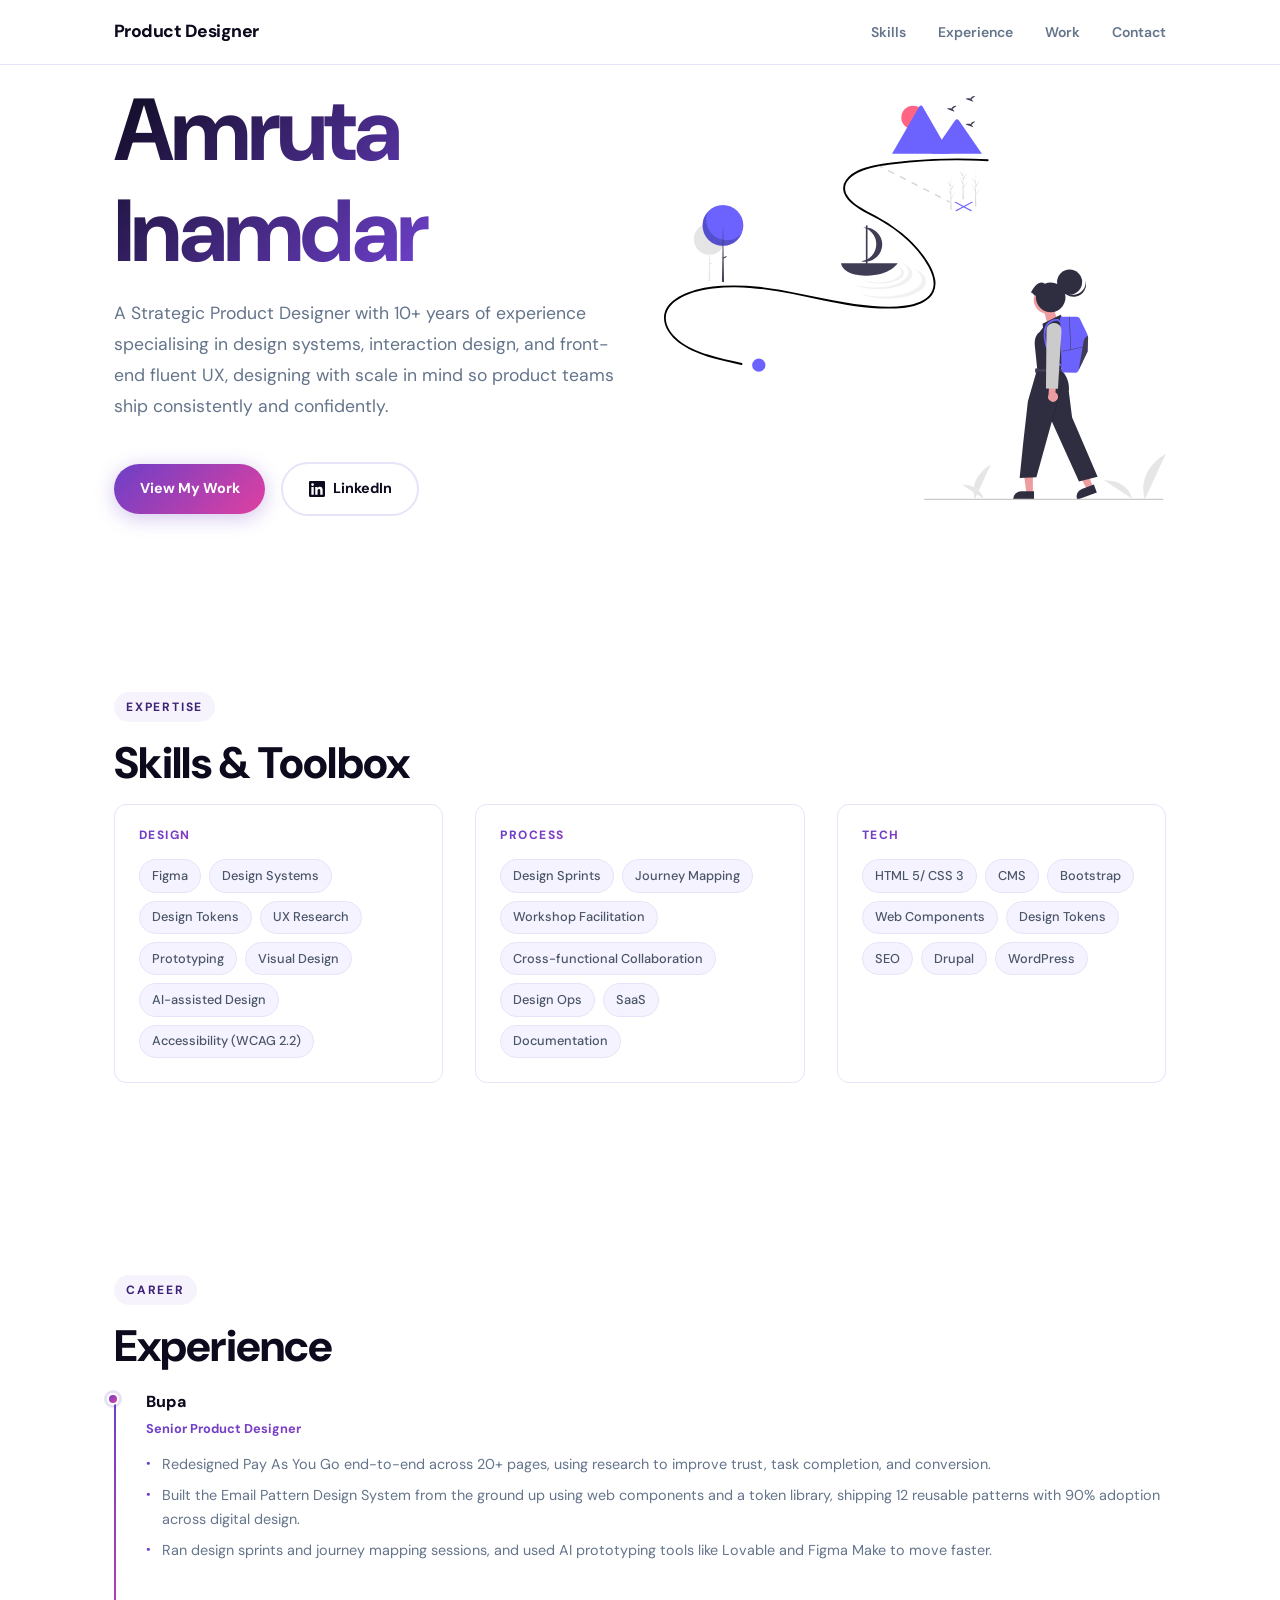
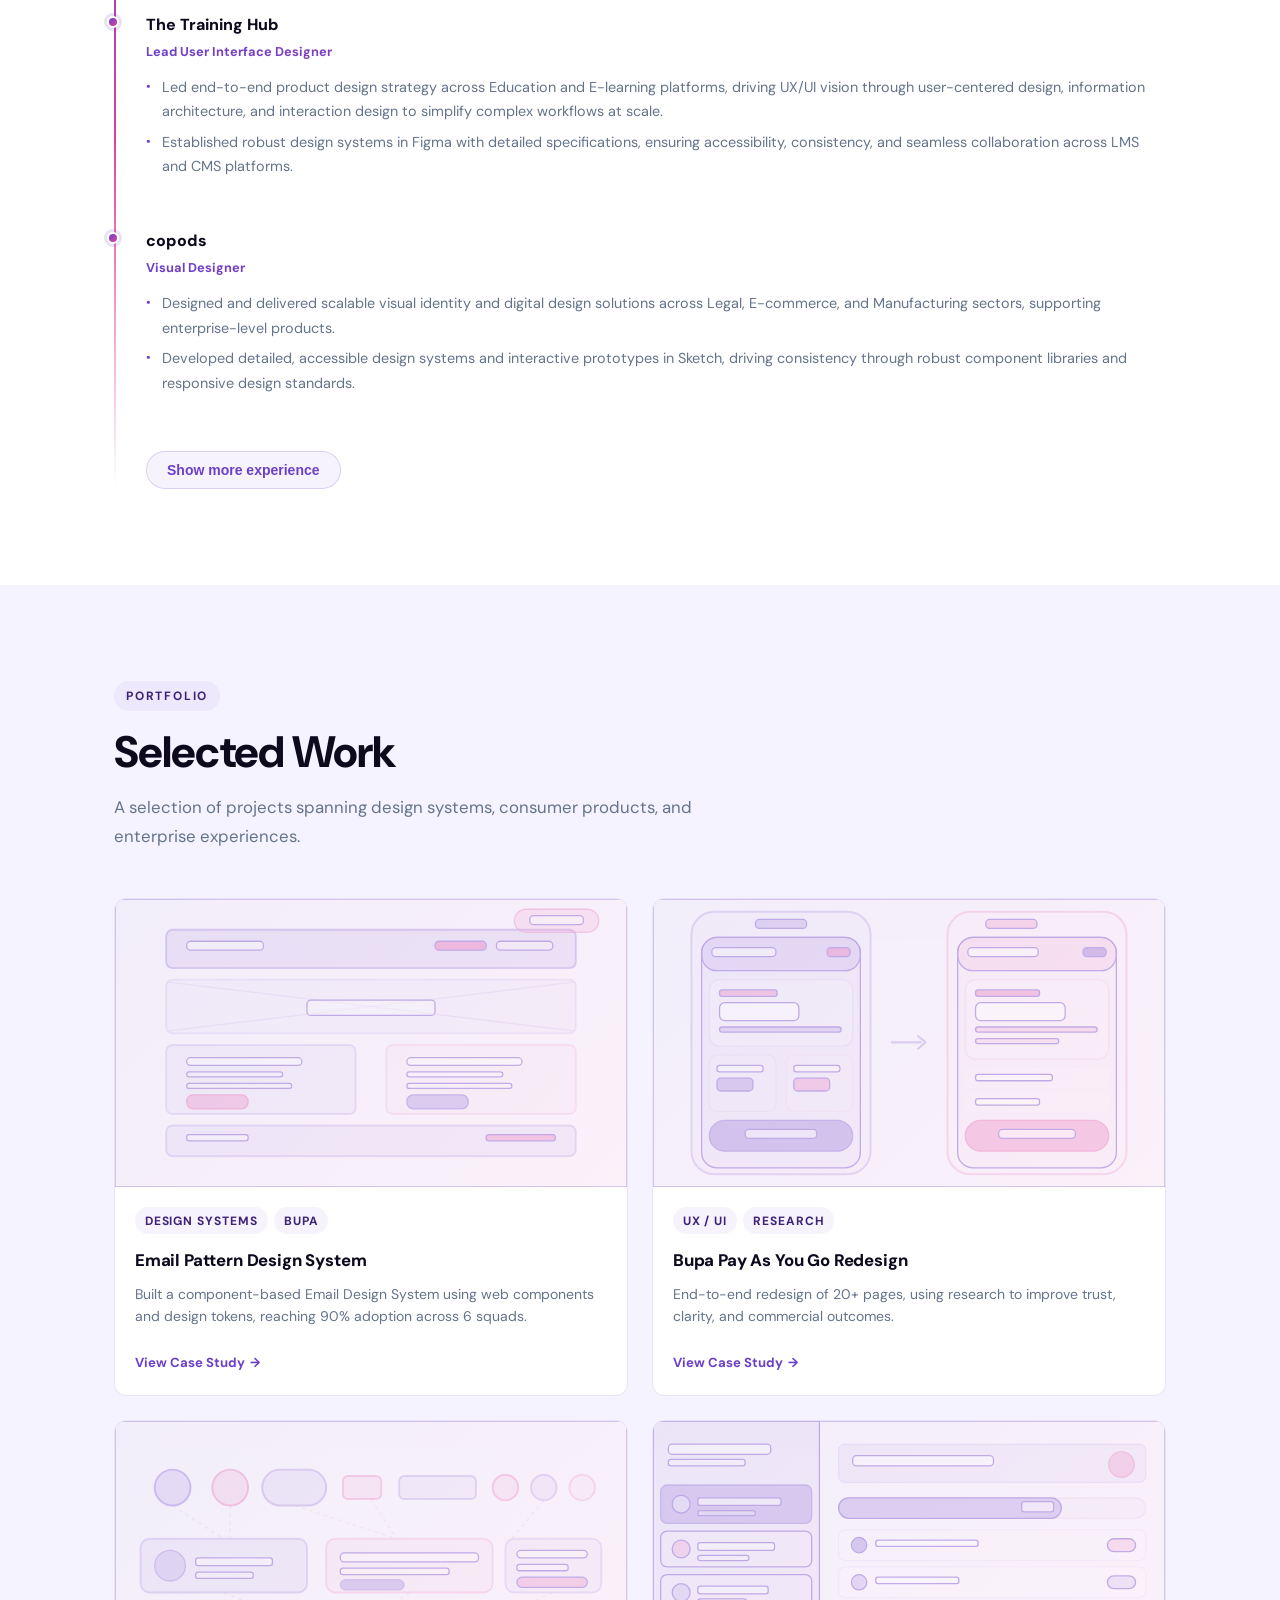
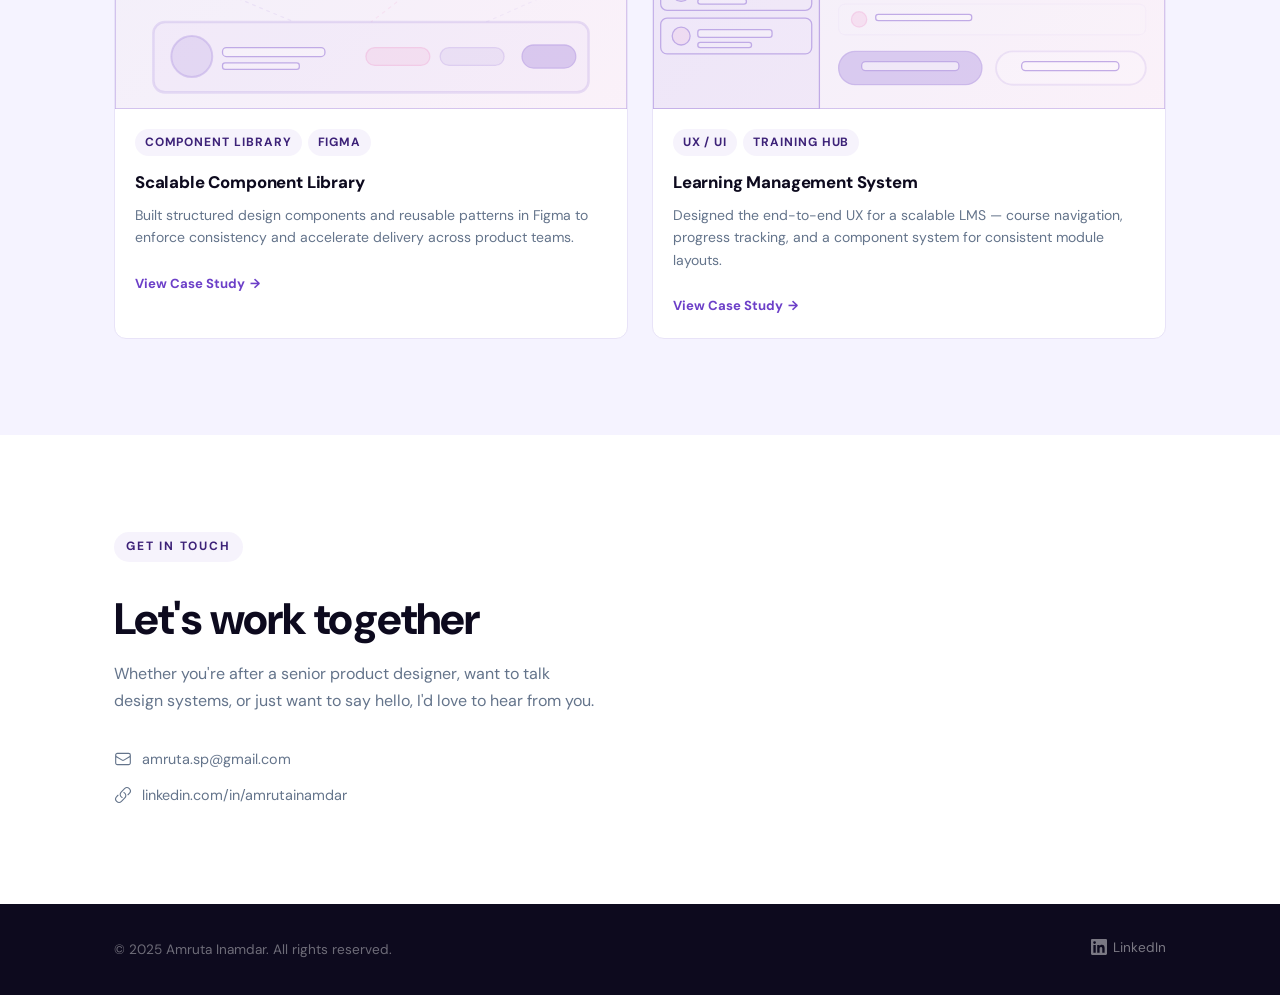
<file: index.html>
<!DOCTYPE html>
<html lang="en">

<head>
  <meta charset="UTF-8" />
  <meta name="viewport" content="width=device-width, initial-scale=1.0" />
  <meta name="description"
    content="Amruta Inamdar, Senior Product Designer specialising in Design Systems, UX/UI, and Accessibility." />
  <title>Amruta Inamdar · Product Designer</title>
  <link rel="preconnect" href="https://fonts.googleapis.com" />
  <link rel="preconnect" href="https://fonts.gstatic.com" crossorigin />
  <link href="https://fonts.googleapis.com/css2?family=DM+Sans:wght@400;500;700;800&display=swap" rel="stylesheet" />
  <link rel="stylesheet" href="styles-v3.css" />
  <link rel="icon" type="image/svg+xml" href="favicon.svg" />
  <style>
    @media (max-width: 768px) {
      .hero-illustration {
        display: none !important;
      }

      .hero-grid {
        grid-template-columns: 1fr !important;
      }
    }
  </style>
</head>

<body>

  <!-- ── Nav ── -->
  <nav>
    <div class="container nav-inner">
      <a href="#hero" class="nav-logo">Product Designer</a>
      <ul class="nav-links" id="nav-links">
        <li><a href="#skills">Skills</a></li>
        <li><a href="#experience">Experience</a></li>
        <li><a href="#work">Work</a></li>
        <li><a href="#contact">Contact</a></li>
      </ul>
      <button class="hamburger" id="hamburger" aria-label="Toggle navigation">
        <span></span><span></span><span></span>
      </button>
    </div>
  </nav>

  <!-- ── Hero + About (combined) ── -->
  <section id="hero" style="padding-top:5rem;padding-bottom:5rem;">
    <div class="container">
      <div class="hero-grid" style="display:grid;grid-template-columns:1fr 1fr;gap:3rem;align-items:center;">

        <!-- Left: text content -->
        <div style="text-align:left;">
          <h1 class="hero-title">Amruta Inamdar</h1>
          <p class="hero-tagline">A Strategic Product Designer with 10+ years of experience
            specialising in design systems, interaction design, and front-end fluent UX, designing with scale in mind so
            product teams ship consistently and confidently.</p>
          <div class="hero-actions">
            <a href="#work" class="btn btn-primary">View My Work</a>
            <a href="https://www.linkedin.com/in/amrutainamdar" target="_blank" rel="noopener" class="btn btn-outline">
              <svg xmlns="http://www.w3.org/2000/svg" viewBox="0 0 24 24" aria-hidden="true"
                style="width:16px;height:16px;fill:currentColor;flex-shrink:0">
                <path
                  d="M20.447 20.452h-3.554v-5.569c0-1.328-.027-3.037-1.852-3.037-1.853 0-2.136 1.445-2.136 2.939v5.667H9.351V9h3.414v1.561h.046c.477-.9 1.637-1.85 3.37-1.85 3.601 0 4.267 2.37 4.267 5.455v6.286zM5.337 7.433a2.062 2.062 0 0 1-2.063-2.065 2.064 2.064 0 1 1 2.063 2.065zm1.782 13.019H3.555V9h3.564v11.452zM22.225 0H1.771C.792 0 0 .774 0 1.729v20.542C0 23.227.792 24 1.771 24h20.451C23.2 24 24 23.227 24 22.271V1.729C24 .774 23.2 0 22.222 0h.003z" />
              </svg>
              LinkedIn
            </a>
          </div>
        </div>

        <!-- Right: illustration -->
        <div class="hero-illustration" style="width:100%;display:flex;align-items:center;justify-content:center;">
          <img src="undraw_adventure-map_3e4p.svg" alt="Designer at work illustration"
            style="width:100%;height:auto;display:block;" />
        </div>

      </div>
    </div>
  </section>

  <!-- ── Skills ── -->
  <section id="skills">
    <div class="container">
      <p class="section-label">Expertise</p>
      <h2 class="section-title">Skills &amp; Toolbox</h2>
      <div class="skills-grid">
        <div class="skill-group">
          <h3>Design</h3>
          <div class="skill-tags">
            <span class="tag">Figma</span>
            <span class="tag">Design Systems</span>
            <span class="tag">Design Tokens</span>
            <span class="tag">UX Research</span>
            <span class="tag">Prototyping</span>
            <span class="tag">Visual Design</span>
            <span class="tag">AI-assisted Design</span>
            <span class="tag">Accessibility (WCAG 2.2)</span>

          </div>
        </div>
        <div class="skill-group">
          <h3>Process</h3>
          <div class="skill-tags">
            <span class="tag">Design Sprints</span>
            <span class="tag">Journey Mapping</span>
            <span class="tag">Workshop Facilitation</span>
            <span class="tag">Cross-functional Collaboration</span>
            <span class="tag">Design Ops</span>
            <span class="tag">SaaS</span>
            <span class="tag">Documentation</span>
          </div>
        </div>
        <div class="skill-group">
          <h3>Tech</h3>
          <div class="skill-tags">
            <span class="tag">HTML 5/ CSS 3</span>
            <span class="tag">CMS</span>
            <span class="tag">Bootstrap</span>
            <span class="tag">Web Components</span>
            <span class="tag">Design Tokens</span>
            <span class="tag">SEO</span>
            <span class="tag">Drupal</span>
            <span class="tag">WordPress</span>
          </div>
        </div>
      </div>
    </div>
  </section>

  <!-- ── Experience ── -->
  <section id="experience">
    <div class="container">
      <p class="section-label">Career</p>
      <h2 class="section-title">Experience</h2>
      <div class="timeline">

        <div class="timeline-item">
          <div class="timeline-header">
            <span class="timeline-company">Bupa</span>
          </div>
          <div class="timeline-role">Senior Product Designer</div>
          <ul class="timeline-bullets">
            <li>Redesigned Pay As You Go end-to-end across 20+ pages, using research to improve trust, task completion,
              and conversion.</li>
            <li>Built the Email Pattern Design System from the ground up using web components and a token library,
              shipping 12 reusable patterns with 90% adoption across digital design.</li>
            <li>Ran design sprints and journey mapping sessions, and used AI prototyping tools like Lovable and Figma
              Make to move faster.</li>
          </ul>
        </div>

        <div class="timeline-item">
          <div class="timeline-header">
            <span class="timeline-company">The Training Hub</span>
          </div>
          <div class="timeline-role">Lead User Interface Designer</div>
          <ul class="timeline-bullets">
            <li>Led end-to-end product design strategy across Education and E-learning platforms, driving UX/UI vision
              through user-centered design, information architecture, and interaction design to simplify complex
              workflows at scale.</li>
            <li>Established robust design systems in Figma with detailed specifications, ensuring accessibility,
              consistency, and seamless collaboration across LMS and CMS platforms.</li>
          </ul>
        </div>

        <div class="timeline-item">
          <div class="timeline-header">
            <span class="timeline-company">copods</span>
          </div>
          <div class="timeline-role">Visual Designer</div>
          <ul class="timeline-bullets">
            <li>Designed and delivered scalable visual identity and digital design solutions across Legal, E-commerce,
              and Manufacturing sectors, supporting enterprise-level products.</li>
            <li>Developed detailed, accessible design systems and interactive prototypes in Sketch, driving consistency
              through robust component libraries and responsive design standards.</li>
          </ul>
        </div>

        <div class="hidden-roles" id="hidden-roles">
          <div class="timeline-item">
            <div class="timeline-header">
              <span class="timeline-company">Cognizant Technology Solutions</span>
            </div>
            <div class="timeline-role">Technology Lead</div>
            <ul class="timeline-bullets">
              <li>Led frontend development and UI delivery for Banking and E-commerce clients, transforming six legacy
                websites into a unified, scalable web platform supported by a WordPress-driven pattern library.</li>
              <li>Built and optimized responsive, multilingual eCommerce experiences across 12 global markets using
                HTML, CSS, and Bootstrap, ensuring cross-browser compatibility, performance, and design consistency.
              </li>
              <li>Drove accessibility and growth initiatives through WCAG2.2 compliant audits and data driven SEO
                strategies, improving usability, search visibility, and organic traffic performance.</li>
            </ul>
          </div>

          <div class="timeline-item">
            <div class="timeline-header">
              <span class="timeline-company">Tisya Impex Pvt. Ltd</span>
            </div>
            <div class="timeline-role">Designer &amp; Animator</div>
            <ul class="timeline-bullets">
              <li>Designed web pages, logos, and marketing brochures; collaborated with backend developers for UI
                implementation.</li>
            </ul>
          </div>

          <div class="timeline-item">
            <div class="timeline-header">
              <span class="timeline-company">Indian Magic Eye</span>
            </div>
            <div class="timeline-role">Assistant Director / Editor</div>
            <ul class="timeline-bullets">
              <li>Produced corporate films and TV advertisements; edited content for broadcast using Final Cut Pro and
                Adobe Premiere.</li>
            </ul>
          </div>

          <div class="timeline-item">
            <div class="timeline-header">
              <span class="timeline-company">Ecotech</span>
              <span class="timeline-date">Oct 2004 – Jul 2005 · Pune, India</span>
            </div>
            <div class="timeline-role">Web Designer</div>
            <ul class="timeline-bullets">
              <li>Designed website templates, logos, and interactive web layouts; maintained company site content.</li>
            </ul>
          </div>
        </div>

        <button class="show-more-btn" id="show-more-btn">Show more experience</button>
      </div>
    </div>
  </section>

  <!-- ── Work ── -->
  <section id="work">
    <div class="container">
      <p class="section-label">Portfolio</p>
      <h2 class="section-title">Selected Work</h2>
      <p class="section-intro">A selection of projects spanning design systems, consumer products, and enterprise
        experiences.</p>
      <div class="work-grid">

        <!-- Card 1: Email Design System -->
        <a class="case-card" href="email-pattern-system.html">
          <div class="card-image" style="padding:0;display:block">
            <svg viewBox="0 0 400 225" xmlns="http://www.w3.org/2000/svg" style="width:100%;height:100%;display:block">
              <rect width="400" height="225" fill="rgba(108,63,200,0.05)" />
              <!-- Email header block -->
              <rect x="40" y="24" width="320" height="30" rx="5" fill="rgba(108,63,200,0.22)"
                stroke="rgba(108,63,200,0.55)" stroke-width="1.5" />
              <rect x="56" y="33" width="60" height="7" rx="3" fill="rgba(255,255,255,0.6)" />
              <rect x="250" y="33" width="40" height="7" rx="3" fill="rgba(224,64,160,0.75)" />
              <rect x="298" y="33" width="44" height="7" rx="3" fill="rgba(255,255,255,0.3)" />
              <!-- Hero image area with X pattern -->
              <rect x="40" y="63" width="320" height="42" rx="5" fill="rgba(108,63,200,0.08)"
                stroke="rgba(108,63,200,0.2)" stroke-width="1.5" />
              <line x1="42" y1="65" x2="358" y2="103" stroke="rgba(108,63,200,0.18)" stroke-width="1" />
              <line x1="358" y1="65" x2="42" y2="103" stroke="rgba(108,63,200,0.18)" stroke-width="1" />
              <rect x="150" y="79" width="100" height="12" rx="3" fill="rgba(255,255,255,0.35)" />
              <!-- 2-col content -->
              <rect x="40" y="114" width="148" height="54" rx="5" fill="rgba(108,63,200,0.1)"
                stroke="rgba(108,63,200,0.3)" stroke-width="1.5" />
              <rect x="56" y="124" width="90" height="6" rx="3" fill="rgba(255,255,255,0.5)" />
              <rect x="56" y="135" width="75" height="4" rx="2" fill="rgba(255,255,255,0.3)" />
              <rect x="56" y="144" width="82" height="4" rx="2" fill="rgba(255,255,255,0.3)" />
              <rect x="56" y="153" width="48" height="11" rx="5" fill="rgba(224,64,160,0.5)"
                stroke="rgba(224,64,160,0.8)" stroke-width="1" />
              <rect x="212" y="114" width="148" height="54" rx="5" fill="rgba(224,64,160,0.07)"
                stroke="rgba(224,64,160,0.25)" stroke-width="1.5" />
              <rect x="228" y="124" width="90" height="6" rx="3" fill="rgba(255,255,255,0.5)" />
              <rect x="228" y="135" width="75" height="4" rx="2" fill="rgba(255,255,255,0.3)" />
              <rect x="228" y="144" width="82" height="4" rx="2" fill="rgba(255,255,255,0.3)" />
              <rect x="228" y="153" width="48" height="11" rx="5" fill="rgba(108,63,200,0.5)"
                stroke="rgba(108,63,200,0.8)" stroke-width="1" />
              <!-- Footer bar -->
              <rect x="40" y="177" width="320" height="24" rx="5" fill="rgba(108,63,200,0.15)"
                stroke="rgba(108,63,200,0.35)" stroke-width="1.5" />
              <rect x="56" y="184" width="48" height="5" rx="2" fill="rgba(255,255,255,0.4)" />
              <rect x="290" y="184" width="54" height="5" rx="2" fill="rgba(224,64,160,0.6)" />
              <!-- Token badge -->
              <rect x="312" y="8" width="66" height="18" rx="9" fill="rgba(224,64,160,0.25)"
                stroke="rgba(224,64,160,0.6)" stroke-width="1" />
              <rect x="324" y="13" width="42" height="7" rx="3" fill="rgba(255,255,255,0.5)" />
            </svg>
          </div>
          <div class="card-body">
            <div class="card-tags"><span class="card-tag">Design Systems</span><span class="card-tag">Bupa</span></div>
            <div class="card-title">Email Pattern Design System</div>
            <p class="card-desc">Built a component-based Email Design System using web components and design tokens,
              reaching 90% adoption across 6 squads.</p>
            <span class="card-link">View Case Study</span>
          </div>
        </a>

        <!-- Card 2: PAYG Redesign -->
        <a class="case-card" href="bupa-payg-redesign.html">
          <div class="card-image" style="padding:0;display:block">
            <svg viewBox="0 0 400 225" xmlns="http://www.w3.org/2000/svg" style="width:100%;height:100%;display:block">
              <rect width="400" height="225" fill="rgba(108,63,200,0.04)" />
              <!-- Left phone frame -->
              <rect x="30" y="10" width="140" height="205" rx="18" fill="rgba(108,63,200,0.07)"
                stroke="rgba(108,63,200,0.4)" stroke-width="1.5" />
              <rect x="80" y="16" width="40" height="7" rx="3" fill="rgba(108,63,200,0.4)" />
              <rect x="38" y="30" width="124" height="180" rx="12" fill="rgba(108,63,200,0.06)" />
              <rect x="38" y="30" width="124" height="26" rx="12" fill="rgba(108,63,200,0.25)" />
              <rect x="46" y="38" width="50" height="7" rx="3" fill="rgba(255,255,255,0.6)" />
              <rect x="136" y="38" width="18" height="7" rx="3" fill="rgba(224,64,160,0.7)" />
              <!-- metric card left -->
              <rect x="44" y="63" width="112" height="52" rx="8" fill="rgba(255,255,255,0.12)"
                stroke="rgba(108,63,200,0.15)" stroke-width="1" />
              <rect x="52" y="71" width="45" height="5" rx="2" fill="rgba(224,64,160,0.6)" />
              <rect x="52" y="81" width="62" height="14" rx="4" fill="rgba(255,255,255,0.55)" />
              <rect x="52" y="100" width="95" height="4" rx="2" fill="rgba(108,63,200,0.35)" />
              <!-- two mini cards -->
              <rect x="44" y="122" width="52" height="44" rx="6" fill="rgba(255,255,255,0.1)"
                stroke="rgba(108,63,200,0.12)" stroke-width="1" />
              <rect x="104" y="122" width="52" height="44" rx="6" fill="rgba(255,255,255,0.1)"
                stroke="rgba(224,64,160,0.12)" stroke-width="1" />
              <rect x="50" y="130" width="36" height="5" rx="2" fill="rgba(255,255,255,0.45)" />
              <rect x="50" y="140" width="28" height="10" rx="3" fill="rgba(108,63,200,0.5)" />
              <rect x="110" y="130" width="36" height="5" rx="2" fill="rgba(255,255,255,0.45)" />
              <rect x="110" y="140" width="28" height="10" rx="3" fill="rgba(224,64,160,0.5)" />
              <!-- CTA left -->
              <rect x="44" y="173" width="112" height="24" rx="12" fill="rgba(108,63,200,0.6)"
                stroke="rgba(108,63,200,0.8)" stroke-width="1" />
              <rect x="72" y="180" width="56" height="7" rx="3" fill="rgba(255,255,255,0.65)" />
              <!-- Arrow -->
              <line x1="186" y1="112" x2="210" y2="112" stroke="rgba(108,63,200,0.45)" stroke-width="2" />
              <path d="M207 107 L213 112 L207 117" fill="none" stroke="rgba(108,63,200,0.55)" stroke-width="1.5"
                stroke-linecap="round" stroke-linejoin="round" />
              <!-- Right phone frame (redesigned) -->
              <rect x="230" y="10" width="140" height="205" rx="18" fill="rgba(224,64,160,0.05)"
                stroke="rgba(224,64,160,0.4)" stroke-width="1.5" />
              <rect x="260" y="16" width="40" height="7" rx="3" fill="rgba(224,64,160,0.4)" />
              <rect x="238" y="30" width="124" height="180" rx="12" fill="rgba(224,64,160,0.04)" />
              <rect x="238" y="30" width="124" height="26" rx="12" fill="rgba(224,64,160,0.2)" />
              <rect x="246" y="38" width="55" height="7" rx="3" fill="rgba(255,255,255,0.65)" />
              <rect x="336" y="38" width="18" height="7" rx="3" fill="rgba(108,63,200,0.7)" />
              <!-- hero card right -->
              <rect x="244" y="63" width="112" height="62" rx="8" fill="rgba(255,255,255,0.12)"
                stroke="rgba(224,64,160,0.2)" stroke-width="1" />
              <rect x="252" y="71" width="50" height="5" rx="2" fill="rgba(224,64,160,0.65)" />
              <rect x="252" y="81" width="70" height="14" rx="4" fill="rgba(255,255,255,0.6)" />
              <rect x="252" y="100" width="95" height="4" rx="2" fill="rgba(224,64,160,0.3)" />
              <rect x="252" y="109" width="65" height="4" rx="2" fill="rgba(224,64,160,0.2)" />
              <!-- list rows right -->
              <rect x="244" y="133" width="112" height="14" rx="4" fill="rgba(255,255,255,0.09)"
                stroke="rgba(255,255,255,0.1)" stroke-width="1" />
              <rect x="252" y="137" width="60" height="5" rx="2" fill="rgba(255,255,255,0.45)" />
              <rect x="244" y="152" width="112" height="14" rx="4" fill="rgba(255,255,255,0.09)"
                stroke="rgba(255,255,255,0.1)" stroke-width="1" />
              <rect x="252" y="156" width="50" height="5" rx="2" fill="rgba(255,255,255,0.45)" />
              <!-- CTA right -->
              <rect x="244" y="173" width="112" height="24" rx="12" fill="rgba(224,64,160,0.55)"
                stroke="rgba(224,64,160,0.75)" stroke-width="1" />
              <rect x="270" y="180" width="60" height="7" rx="3" fill="rgba(255,255,255,0.65)" />
            </svg>
          </div>
          <div class="card-body">
            <div class="card-tags"><span class="card-tag">UX / UI</span><span class="card-tag">Research</span></div>
            <div class="card-title">Bupa Pay As You Go Redesign</div>
            <p class="card-desc">End-to-end redesign of 20+ pages, using research to improve trust, clarity, and
              commercial outcomes.</p>
            <span class="card-link">View Case Study</span>
          </div>
        </a>

        <!-- Card 3: Component Library -->
        <a class="case-card" href="design-system.html">
          <div class="card-image" style="padding:0;display:block">
            <svg viewBox="0 0 400 225" xmlns="http://www.w3.org/2000/svg" style="width:100%;height:100%;display:block">
              <rect width="400" height="225" fill="rgba(108,63,200,0.04)" />
              <!-- Atoms row -->
              <circle cx="45" cy="52" r="14" fill="rgba(108,63,200,0.3)" stroke="rgba(108,63,200,0.7)"
                stroke-width="1.5" />
              <circle cx="90" cy="52" r="14" fill="rgba(224,64,160,0.25)" stroke="rgba(224,64,160,0.65)"
                stroke-width="1.5" />
              <rect x="115" y="38" width="50" height="28" rx="14" fill="rgba(108,63,200,0.18)"
                stroke="rgba(108,63,200,0.5)" stroke-width="1.5" />
              <rect x="178" y="43" width="30" height="18" rx="4" fill="rgba(224,64,160,0.18)"
                stroke="rgba(224,64,160,0.5)" stroke-width="1.5" />
              <rect x="222" y="43" width="60" height="18" rx="4" fill="rgba(108,63,200,0.12)"
                stroke="rgba(108,63,200,0.4)" stroke-width="1.5" />
              <circle cx="305" cy="52" r="10" fill="rgba(224,64,160,0.2)" stroke="rgba(224,64,160,0.55)"
                stroke-width="1.5" />
              <circle cx="335" cy="52" r="10" fill="rgba(108,63,200,0.15)" stroke="rgba(108,63,200,0.4)"
                stroke-width="1.5" />
              <circle cx="365" cy="52" r="10" fill="rgba(224,64,160,0.12)" stroke="rgba(224,64,160,0.35)"
                stroke-width="1.5" />
              <!-- Connector lines atoms → molecules -->
              <line x1="45" y1="66" x2="85" y2="92" stroke="rgba(108,63,200,0.2)" stroke-width="1"
                stroke-dasharray="3,3" />
              <line x1="90" y1="66" x2="90" y2="92" stroke="rgba(108,63,200,0.2)" stroke-width="1"
                stroke-dasharray="3,3" />
              <line x1="140" y1="66" x2="220" y2="92" stroke="rgba(224,64,160,0.2)" stroke-width="1"
                stroke-dasharray="3,3" />
              <line x1="200" y1="61" x2="220" y2="92" stroke="rgba(224,64,160,0.2)" stroke-width="1"
                stroke-dasharray="3,3" />
              <line x1="335" y1="62" x2="310" y2="92" stroke="rgba(108,63,200,0.2)" stroke-width="1"
                stroke-dasharray="3,3" />
              <!-- Molecules row -->
              <rect x="20" y="92" width="130" height="42" rx="7" fill="rgba(108,63,200,0.14)"
                stroke="rgba(108,63,200,0.4)" stroke-width="1.5" />
              <circle cx="43" cy="113" r="12" fill="rgba(108,63,200,0.3)" stroke="rgba(108,63,200,0.6)"
                stroke-width="1" />
              <rect x="63" y="107" width="60" height="6" rx="2" fill="rgba(255,255,255,0.5)" />
              <rect x="63" y="118" width="45" height="5" rx="2" fill="rgba(255,255,255,0.3)" />
              <rect x="165" y="92" width="130" height="42" rx="7" fill="rgba(224,64,160,0.1)"
                stroke="rgba(224,64,160,0.35)" stroke-width="1.5" />
              <rect x="176" y="103" width="108" height="7" rx="3" fill="rgba(255,255,255,0.45)" />
              <rect x="176" y="115" width="85" height="5" rx="2" fill="rgba(255,255,255,0.3)" />
              <rect x="176" y="124" width="50" height="8" rx="4" fill="rgba(108,63,200,0.5)"
                stroke="rgba(108,63,200,0.7)" stroke-width="0.75" />
              <rect x="305" y="92" width="75" height="42" rx="7" fill="rgba(108,63,200,0.1)"
                stroke="rgba(108,63,200,0.3)" stroke-width="1.5" />
              <rect x="314" y="101" width="55" height="6" rx="3" fill="rgba(255,255,255,0.45)" />
              <rect x="314" y="112" width="40" height="5" rx="2" fill="rgba(255,255,255,0.3)" />
              <rect x="314" y="122" width="55" height="8" rx="4" fill="rgba(224,64,160,0.45)" />
              <!-- Connector lines molecules → organism -->
              <line x1="85" y1="134" x2="140" y2="157" stroke="rgba(108,63,200,0.2)" stroke-width="1"
                stroke-dasharray="3,3" />
              <line x1="230" y1="134" x2="200" y2="157" stroke="rgba(224,64,160,0.2)" stroke-width="1"
                stroke-dasharray="3,3" />
              <line x1="342" y1="134" x2="290" y2="157" stroke="rgba(108,63,200,0.15)" stroke-width="1"
                stroke-dasharray="3,3" />
              <!-- Organism: full card -->
              <rect x="30" y="157" width="340" height="55" rx="9" fill="rgba(108,63,200,0.09)"
                stroke="rgba(108,63,200,0.35)" stroke-width="2" />
              <circle cx="60" cy="184" r="16" fill="rgba(108,63,200,0.3)" stroke="rgba(108,63,200,0.55)"
                stroke-width="1.5" />
              <rect x="84" y="177" width="80" height="7" rx="3" fill="rgba(255,255,255,0.5)" />
              <rect x="84" y="189" width="60" height="5" rx="2" fill="rgba(255,255,255,0.3)" />
              <rect x="196" y="177" width="50" height="14" rx="7" fill="rgba(224,64,160,0.2)"
                stroke="rgba(224,64,160,0.45)" stroke-width="1" />
              <rect x="254" y="177" width="50" height="14" rx="7" fill="rgba(108,63,200,0.18)"
                stroke="rgba(108,63,200,0.4)" stroke-width="1" />
              <rect x="318" y="175" width="42" height="18" rx="9" fill="rgba(108,63,200,0.55)"
                stroke="rgba(108,63,200,0.75)" stroke-width="1" />
            </svg>
          </div>
          <div class="card-body">
            <div class="card-tags"><span class="card-tag">Component Library</span><span class="card-tag">Figma</span>
            </div>
            <div class="card-title">Scalable Component Library</div>
            <p class="card-desc">Built structured design components and reusable patterns in Figma to enforce
              consistency and accelerate delivery across product teams.</p>
            <span class="card-link">View Case Study</span>
          </div>
        </a>

        <!-- Card 4: LMS -->
        <a class="case-card" href="learning-management-system.html">
          <div class="card-image" style="padding:0;display:block">
            <svg viewBox="0 0 400 225" xmlns="http://www.w3.org/2000/svg" style="width:100%;height:100%;display:block">
              <rect width="400" height="225" fill="rgba(108,63,200,0.04)" />
              <!-- Sidebar -->
              <rect x="0" y="0" width="130" height="225" fill="rgba(108,63,200,0.12)" />
              <rect x="12" y="18" width="80" height="8" rx="3" fill="rgba(255,255,255,0.5)" />
              <rect x="12" y="30" width="60" height="5" rx="2" fill="rgba(255,255,255,0.25)" />
              <!-- Course 1 (active) -->
              <rect x="6" y="50" width="118" height="30" rx="5" fill="rgba(108,63,200,0.5)"
                stroke="rgba(108,63,200,0.7)" stroke-width="1" />
              <circle cx="22" cy="65" r="7" fill="rgba(255,255,255,0.4)" />
              <rect x="35" y="60" width="65" height="6" rx="2" fill="rgba(255,255,255,0.65)" />
              <rect x="35" y="70" width="45" height="4" rx="2" fill="rgba(255,255,255,0.35)" />
              <!-- Course 2 -->
              <rect x="6" y="86" width="118" height="28" rx="5" fill="rgba(255,255,255,0.06)" />
              <circle cx="22" cy="100" r="7" fill="rgba(224,64,160,0.35)" />
              <rect x="35" y="95" width="60" height="6" rx="2" fill="rgba(255,255,255,0.45)" />
              <rect x="35" y="105" width="40" height="4" rx="2" fill="rgba(255,255,255,0.25)" />
              <!-- Course 3 -->
              <rect x="6" y="120" width="118" height="28" rx="5" fill="rgba(255,255,255,0.04)" />
              <circle cx="22" cy="134" r="7" fill="rgba(108,63,200,0.25)" />
              <rect x="35" y="129" width="55" height="6" rx="2" fill="rgba(255,255,255,0.4)" />
              <rect x="35" y="139" width="38" height="4" rx="2" fill="rgba(255,255,255,0.2)" />
              <!-- Course 4 -->
              <rect x="6" y="154" width="118" height="28" rx="5" fill="rgba(255,255,255,0.03)" />
              <circle cx="22" cy="168" r="7" fill="rgba(224,64,160,0.2)" />
              <rect x="35" y="163" width="58" height="6" rx="2" fill="rgba(255,255,255,0.35)" />
              <rect x="35" y="173" width="42" height="4" rx="2" fill="rgba(255,255,255,0.18)" />
              <!-- Main content area -->
              <rect x="145" y="18" width="240" height="30" rx="5" fill="rgba(108,63,200,0.12)"
                stroke="rgba(108,63,200,0.2)" stroke-width="1" />
              <rect x="156" y="27" width="110" height="8" rx="3" fill="rgba(255,255,255,0.55)" />
              <rect x="356" y="24" width="20" height="20" rx="10" fill="rgba(224,64,160,0.4)"
                stroke="rgba(224,64,160,0.6)" stroke-width="1" />
              <!-- Progress bar -->
              <rect x="145" y="60" width="240" height="16" rx="8" fill="rgba(108,63,200,0.08)"
                stroke="rgba(108,63,200,0.15)" stroke-width="1" />
              <rect x="145" y="60" width="174" height="16" rx="8" fill="rgba(108,63,200,0.45)" />
              <rect x="288" y="63" width="25" height="8" rx="2" fill="rgba(255,255,255,0.6)" />
              <!-- Module list rows -->
              <rect x="145" y="85" width="240" height="24" rx="5" fill="rgba(255,255,255,0.1)"
                stroke="rgba(108,63,200,0.12)" stroke-width="1" />
              <circle cx="161" cy="97" r="6" fill="rgba(108,63,200,0.6)" />
              <rect x="174" y="93" width="80" height="5" rx="2" fill="rgba(255,255,255,0.55)" />
              <rect x="355" y="92" width="22" height="10" rx="5" fill="rgba(224,64,160,0.35)" />
              <rect x="145" y="114" width="240" height="24" rx="5" fill="rgba(255,255,255,0.07)"
                stroke="rgba(108,63,200,0.1)" stroke-width="1" />
              <circle cx="161" cy="126" r="6" fill="rgba(108,63,200,0.4)" />
              <rect x="174" y="122" width="65" height="5" rx="2" fill="rgba(255,255,255,0.45)" />
              <rect x="355" y="121" width="22" height="10" rx="5" fill="rgba(108,63,200,0.25)" />
              <rect x="145" y="143" width="240" height="24" rx="5" fill="rgba(255,255,255,0.04)"
                stroke="rgba(108,63,200,0.08)" stroke-width="1" />
              <circle cx="161" cy="155" r="6" fill="rgba(224,64,160,0.25)" stroke="rgba(224,64,160,0.4)"
                stroke-width="1" />
              <rect x="174" y="151" width="75" height="5" rx="2" fill="rgba(255,255,255,0.4)" />
              <!-- CTAs -->
              <rect x="145" y="180" width="112" height="26" rx="13" fill="rgba(108,63,200,0.55)"
                stroke="rgba(108,63,200,0.7)" stroke-width="1" />
              <rect x="163" y="188" width="76" height="7" rx="3" fill="rgba(255,255,255,0.65)" />
              <rect x="268" y="180" width="117" height="26" rx="13" fill="rgba(255,255,255,0.05)"
                stroke="rgba(108,63,200,0.25)" stroke-width="1.5" />
              <rect x="288" y="188" width="76" height="7" rx="3" fill="rgba(255,255,255,0.35)" />
            </svg>
          </div>
          <div class="card-body">
            <div class="card-tags"><span class="card-tag">UX / UI</span><span class="card-tag">Training Hub</span></div>
            <div class="card-title">Learning Management System</div>
            <p class="card-desc">Designed the end-to-end UX for a scalable LMS — course navigation, progress tracking,
              and a component system for consistent module layouts.</p>
            <span class="card-link">View Case Study</span>
          </div>
        </a>

      </div>
    </div>
  </section>

  <!-- ── Contact ── -->
  <section id="contact">
    <div class="container">
      <div class="contact-wrapper">
        <div class="contact-info">
          <p class="section-label">Get In Touch</p>
          <h2 class="section-title">Let's work together</h2>
          <p>Whether you're after a senior product designer, want to talk design systems, or just want to say hello, I'd
            love to hear from you.</p>
          <div class="contact-links">
            <a href="mailto:amruta.sp@gmail.com" class="contact-link">
              <svg xmlns="http://www.w3.org/2000/svg" viewBox="0 0 24 24" stroke-width="1.5">
                <path stroke-linecap="round" stroke-linejoin="round"
                  d="M21.75 6.75v10.5a2.25 2.25 0 0 1-2.25 2.25h-15a2.25 2.25 0 0 1-2.25-2.25V6.75m19.5 0A2.25 2.25 0 0 0 19.5 4.5h-15a2.25 2.25 0 0 0-2.25 2.25m19.5 0v.243a2.25 2.25 0 0 1-1.07 1.916l-7.5 4.615a2.25 2.25 0 0 1-2.36 0L3.32 8.91a2.25 2.25 0 0 1-1.07-1.916V6.75" />
              </svg>
              amruta.sp@gmail.com
            </a>
            <a href="https://www.linkedin.com/in/amrutainamdar" target="_blank" rel="noopener" class="contact-link">
              <svg xmlns="http://www.w3.org/2000/svg" viewBox="0 0 24 24" stroke-width="1.5">
                <path stroke-linecap="round" stroke-linejoin="round"
                  d="M13.19 8.688a4.5 4.5 0 0 1 1.242 7.244l-4.5 4.5a4.5 4.5 0 0 1-6.364-6.364l1.757-1.757m13.35-.622 1.757-1.757a4.5 4.5 0 0 0-6.364-6.364l-4.5 4.5a4.5 4.5 0 0 0 1.242 7.244" />
              </svg>
              linkedin.com/in/amrutainamdar
            </a>
          </div>
        </div>

        <!-- <form id="contact-form" class="contact-form" action="https://formspree.io/f/YOUR_FORM_ID" method="POST">
          <div class="form-group">
            <label for="name">Name</label>
            <input type="text" id="name" name="name" placeholder="Your name" required />
          </div>
          <div class="form-group">
            <label for="email">Email</label>
            <input type="email" id="email" name="email" placeholder="your@email.com" required />
          </div>
          <div class="form-group">
            <label for="message">Message</label>
            <textarea id="message" name="message" placeholder="Tell me about your project or opportunity…"
              required></textarea>
          </div>
          <div id="form-status" class="form-status" role="alert"></div>
          <button type="submit" class="btn btn-primary">Send Message</button>
        </form>-->
      </div>
    </div>
  </section>

  <!-- ── Footer ── -->
  <footer>
    <div class="container footer-inner">
      <p class="footer-copy">&copy; 2025 Amruta Inamdar. All rights reserved.</p>
      <div class="footer-li">
        <a href="https://www.linkedin.com/in/amrutainamdar" target="_blank" rel="noopener">
          <svg xmlns="http://www.w3.org/2000/svg" viewBox="0 0 24 24" aria-hidden="true">
            <path
              d="M20.447 20.452h-3.554v-5.569c0-1.328-.027-3.037-1.852-3.037-1.853 0-2.136 1.445-2.136 2.939v5.667H9.351V9h3.414v1.561h.046c.477-.9 1.637-1.85 3.37-1.85 3.601 0 4.267 2.37 4.267 5.455v6.286zM5.337 7.433a2.062 2.062 0 0 1-2.063-2.065 2.064 2.064 0 1 1 2.063 2.065zm1.782 13.019H3.555V9h3.564v11.452zM22.225 0H1.771C.792 0 0 .774 0 1.729v20.542C0 23.227.792 24 1.771 24h20.451C23.2 24 24 23.227 24 22.271V1.729C24 .774 23.2 0 22.222 0h.003z" />
          </svg>
          LinkedIn
        </a>
      </div>
    </div>
  </footer>

  <script src="script.js"></script>
</body>

</html>
</file>
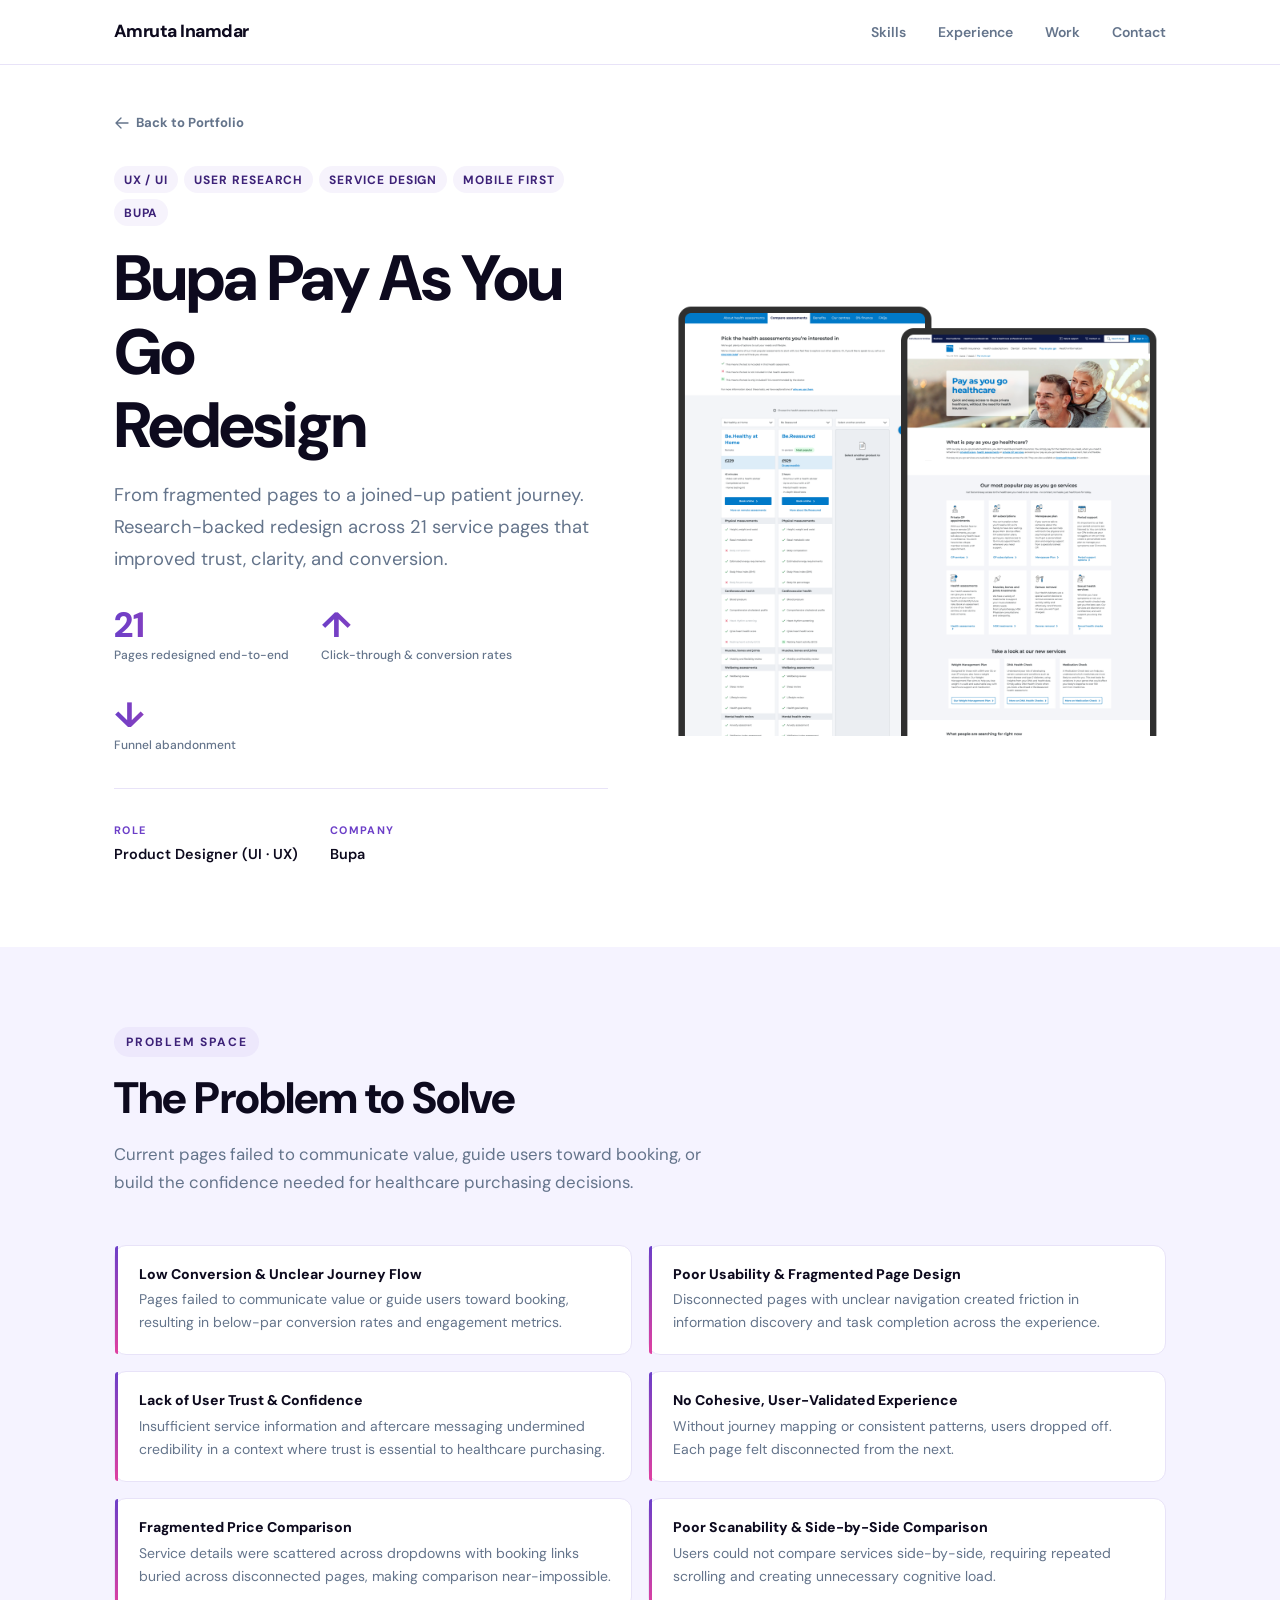
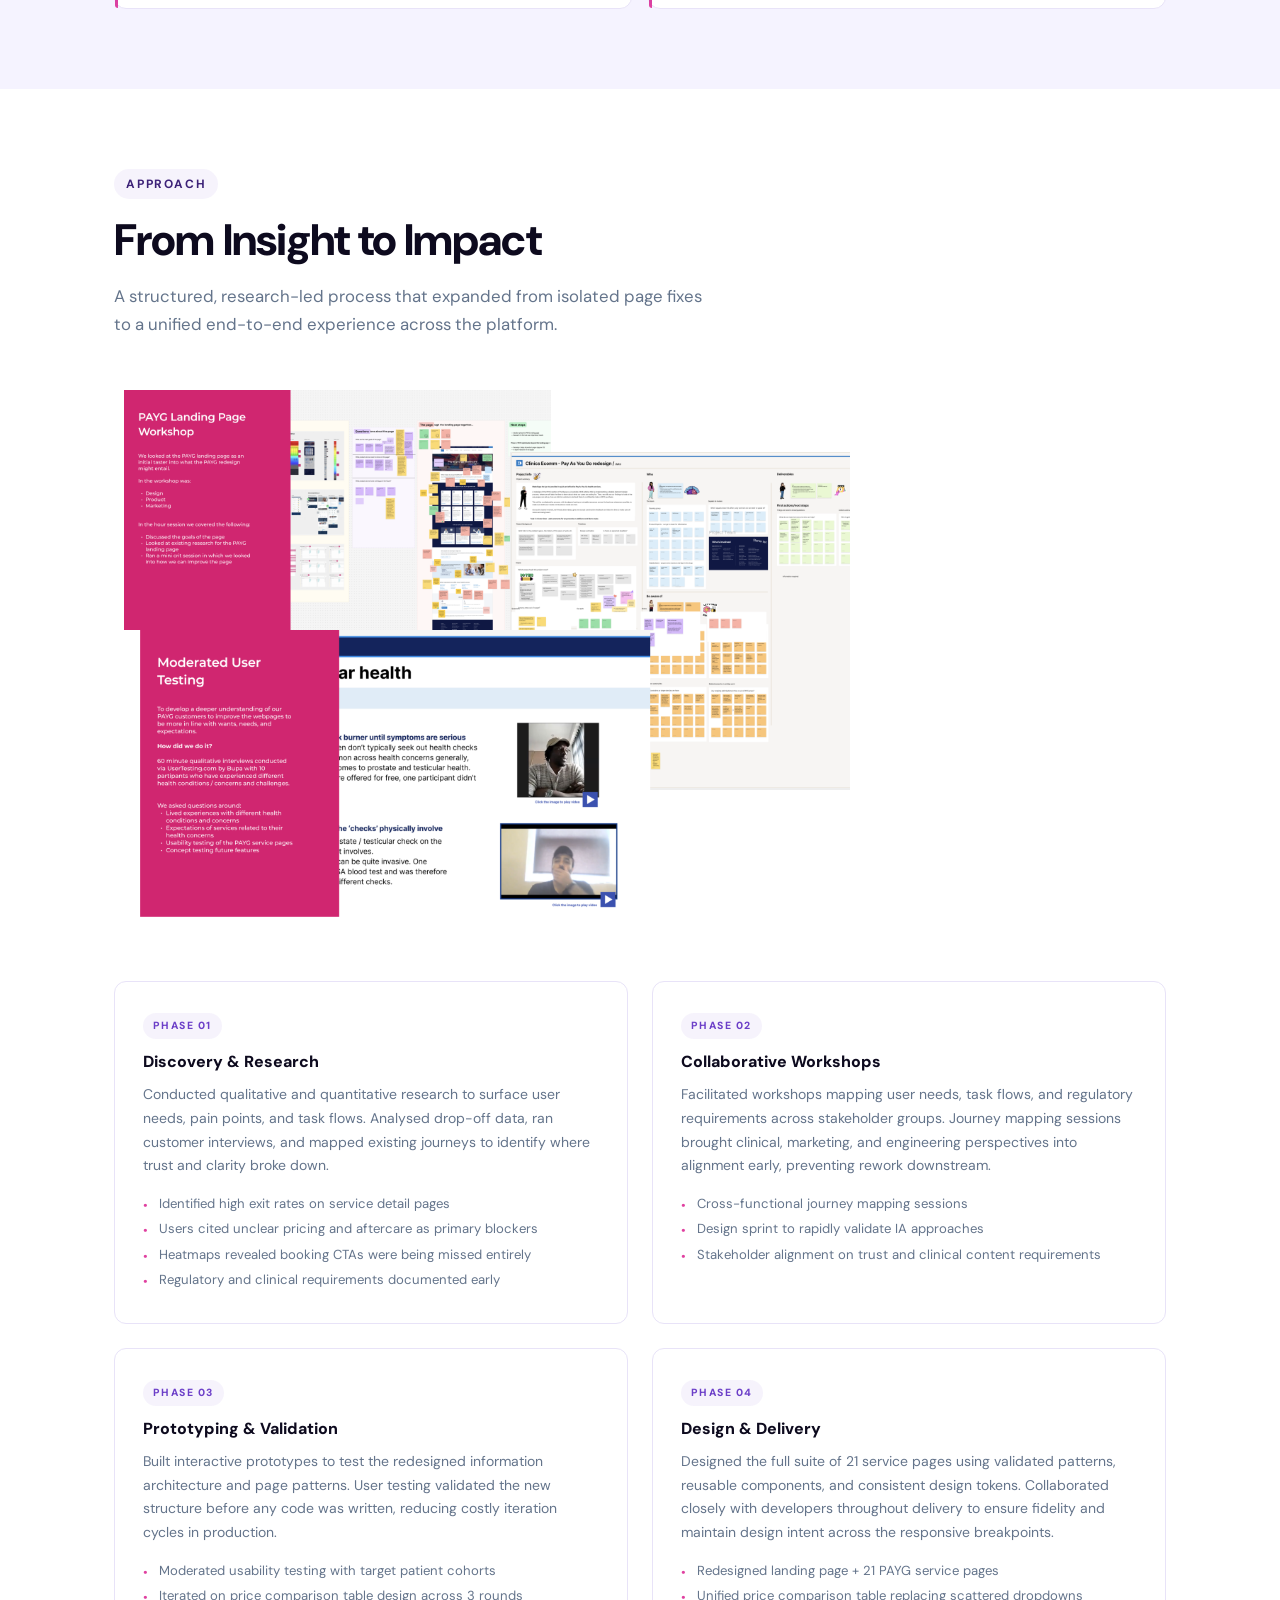
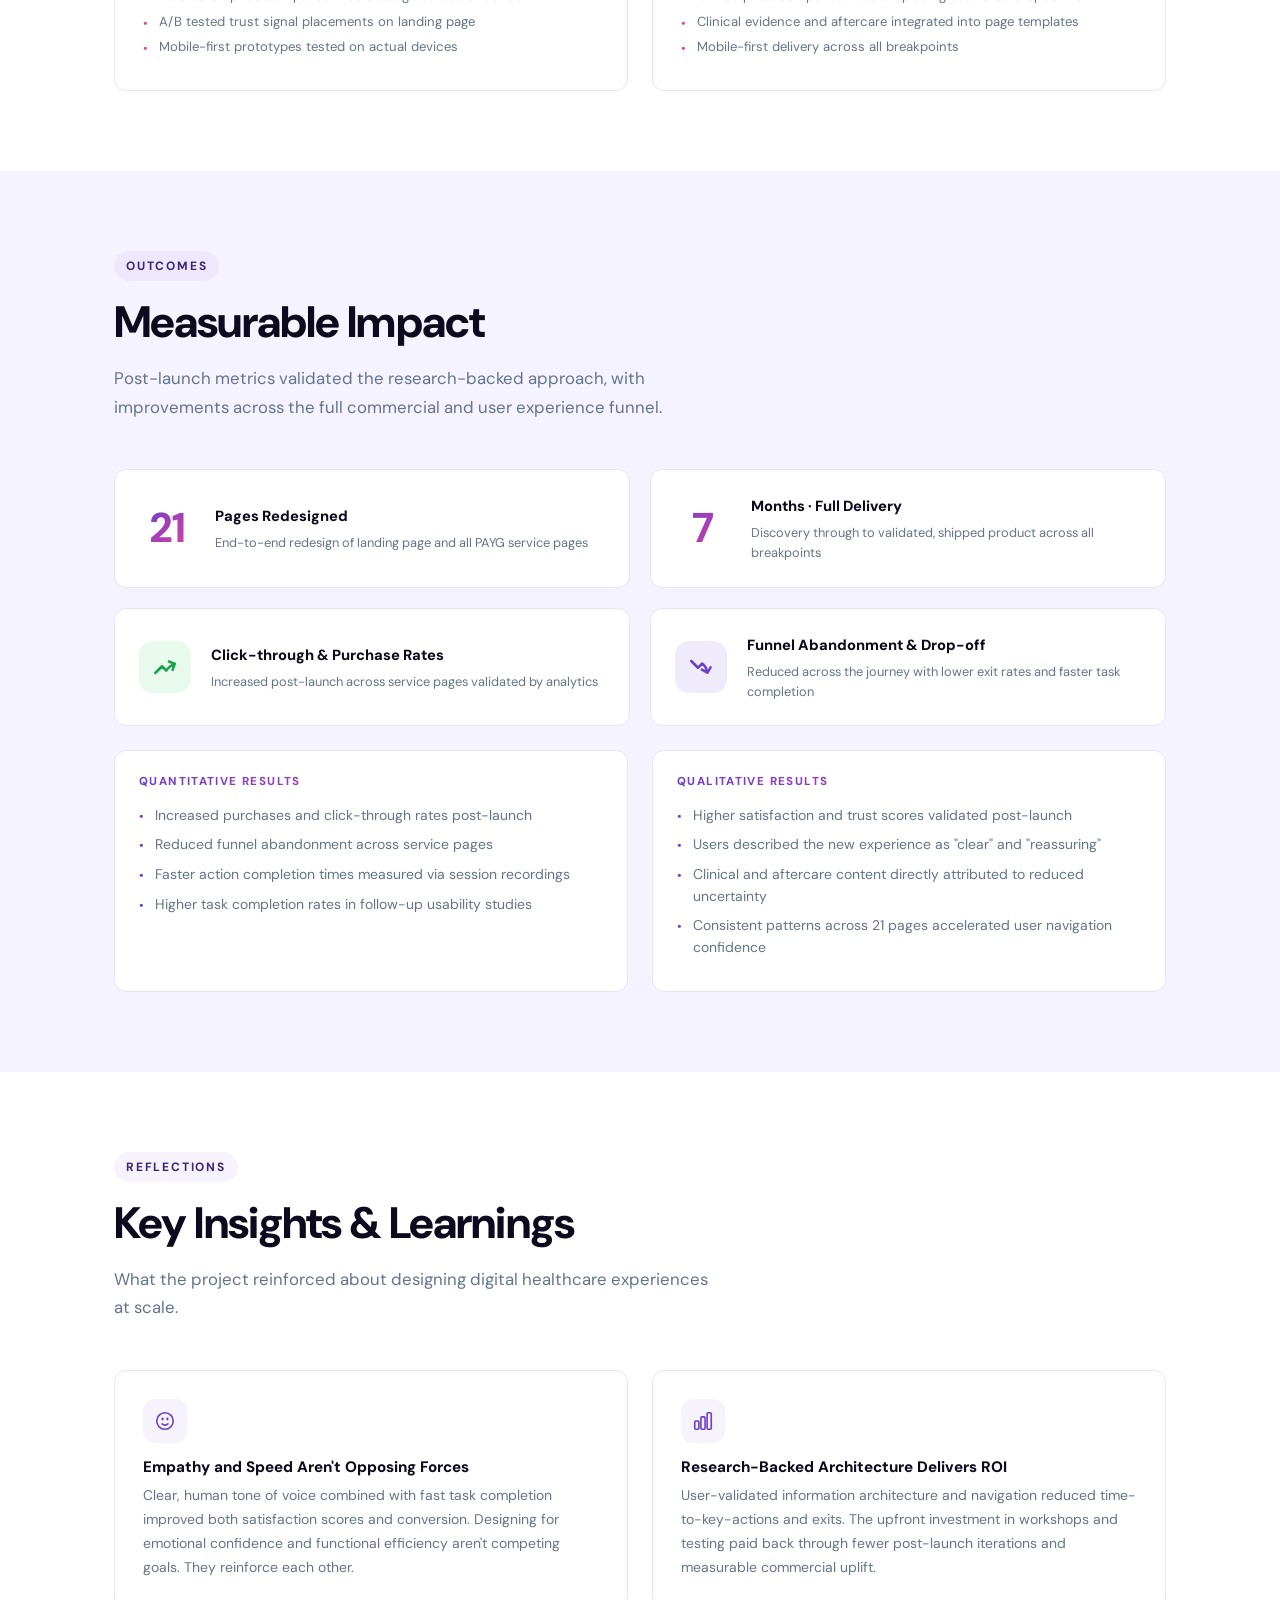
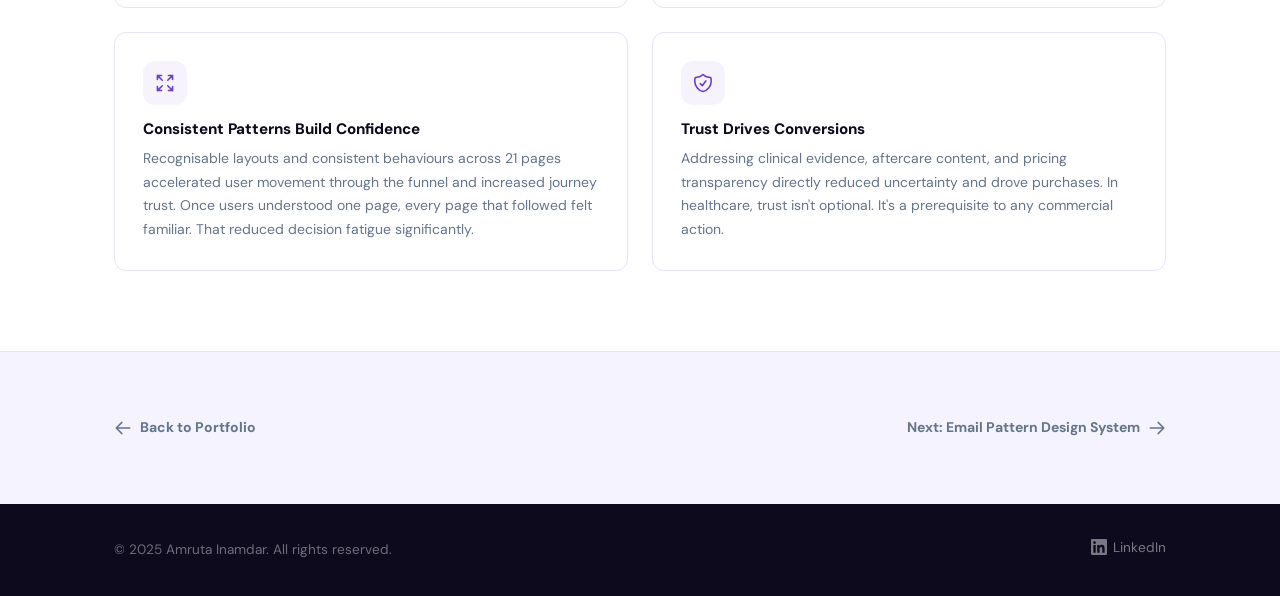
<file: bupa-payg-redesign.html>
<!DOCTYPE html>
<html lang="en">

<head>
  <meta charset="UTF-8" />
  <meta name="viewport" content="width=device-width, initial-scale=1.0" />
  <meta name="description"
    content="Bupa Pay As You Go Redesign: end-to-end redesign of 20+ pages using qualitative and quantitative research to improve trust, clarity, and commercial performance." />
  <title>Bupa Pay As You Go Redesign · Amruta Inamdar</title>
  <link rel="preconnect" href="https://fonts.googleapis.com" />
  <link rel="preconnect" href="https://fonts.gstatic.com" crossorigin />
  <link href="https://fonts.googleapis.com/css2?family=DM+Sans:wght@400;500;700;800&display=swap" rel="stylesheet" />
  <link rel="stylesheet" href="styles-v3.css" />
  <link rel="icon" type="image/svg+xml" href="favicon.svg" />
  <style>
    /* ── Case Study overrides ── */
    .cs-back {
      display: inline-flex;
      align-items: center;
      gap: 0.4rem;
      font-size: 0.82rem;
      font-weight: 700;
      color: var(--text-muted);
      margin-bottom: 2rem;
      transition: color var(--transition);
    }

    .cs-back:hover {
      color: var(--accent);
      opacity: 1;
    }

    .cs-back svg {
      width: 16px;
      height: 16px;
      stroke: currentColor;
      fill: none;
      flex-shrink: 0;
    }

    /* Hero */
    #cs-hero {
      padding-top: 7rem;
      padding-bottom: 5rem;
      background: var(--bg-primary);
    }

    .cs-hero-inner {
      display: grid;
      grid-template-columns: 1fr 1fr;
      gap: 4rem;
      align-items: center;

    }

    .cs-meta-row {
      display: flex;
      flex-wrap: wrap;
      gap: 2rem;
      margin-top: 2rem;
      padding-top: 2rem;
      border-top: 1px solid var(--border);
    }

    .cs-meta-item {
      display: flex;
      flex-direction: column;
      gap: 0.2rem;
    }

    .cs-meta-label {
      font-size: 0.68rem;
      font-weight: 700;
      letter-spacing: 0.12em;
      text-transform: uppercase;
      color: var(--accent);
    }

    .cs-meta-value {
      font-size: 0.9rem;
      font-weight: 600;
      color: var(--text-primary);
    }

    .cs-impact-strip {
      display: flex;
      gap: 2rem;
      flex-wrap: wrap;
      margin-top: 2rem;
    }

    .cs-stat {
      display: flex;
      flex-direction: column;
      gap: 0.15rem;
    }

    .cs-stat-num {
      font-size: 2.2rem;
      font-weight: 800;
      background: linear-gradient(90deg, var(--accent), var(--accent-2));
      -webkit-background-clip: text;
      -webkit-text-fill-color: transparent;
      background-clip: text;
      line-height: 1;
    }

    .cs-stat-label {
      font-size: 0.75rem;
      color: var(--text-muted);
      font-weight: 500;
    }

    .cs-hero-visual {
      display: flex;
      align-items: center;
      justify-content: center;
    }

    /* Section shared */
    .cs-section {
      padding: 5rem 0;
    }

    .cs-section:nth-child(even) {
      background: var(--bg-secondary);
    }

    /* Challenge */
    .challenge-list {
      list-style: none;
      display: grid;
      grid-template-columns: 1fr 1fr;
      gap: 1rem;
      margin-top: 2rem;
    }

    .challenge-item {
      background: var(--bg-card);
      border: 1px solid var(--border);
      border-radius: var(--radius);
      padding: 1.25rem 1.25rem 1.25rem 1.5rem;
      position: relative;
      transition: box-shadow var(--transition), transform var(--transition);
    }

    .challenge-item:hover {
      transform: translateY(-3px);
      box-shadow: 0 8px 32px rgba(108, 63, 200, 0.08);
    }

    .challenge-item::before {
      content: '';
      position: absolute;
      left: 0;
      top: 0;
      bottom: 0;
      width: 3px;
      background: linear-gradient(180deg, var(--accent), var(--accent-2));
      border-radius: 3px 0 0 3px;
    }

    .challenge-item h4 {
      font-size: 0.88rem;
      font-weight: 800;
      color: var(--text-primary);
      margin-bottom: 0.4rem;
    }

    .challenge-item p {
      font-size: 0.875rem;
      line-height: 1.65;
      color: var(--text-muted);
    }

    /* Process phases */
    .phases-grid {
      display: grid;
      grid-template-columns: repeat(2, 1fr);
      gap: 1.5rem;
      margin-top: 2rem;
    }

    .phase-card {
      background: var(--bg-card);
      border: 1px solid var(--border);
      border-radius: var(--radius);
      padding: 1.75rem;
      transition: box-shadow var(--transition), transform var(--transition);
    }

    .phase-card:hover {
      transform: translateY(-4px);
      box-shadow: 0 12px 40px rgba(108, 63, 200, 0.1);
    }

    .phase-number {
      display: inline-block;
      font-size: 0.65rem;
      font-weight: 800;
      letter-spacing: 0.15em;
      text-transform: uppercase;
      color: var(--accent);
      background: var(--accent-dim);
      padding: 0.25rem 0.65rem;
      border-radius: 100px;
      margin-bottom: 0.85rem;
    }

    .phase-card h3 {
      font-size: 1rem;
      font-weight: 800;
      color: var(--text-primary);
      margin-bottom: 0.75rem;
    }

    .phase-card p {
      font-size: 0.875rem;
      line-height: 1.7;
      color: var(--text-muted);
    }

    .phase-findings {
      margin-top: 1rem;
      list-style: none;
    }

    .phase-findings li {
      font-size: 0.82rem;
      color: var(--text-muted);
      padding-left: 1rem;
      position: relative;
      margin-bottom: 0.35rem;
      line-height: 1.5;
    }

    .phase-findings li::before {
      content: '·';
      position: absolute;
      left: 0;
      color: var(--accent-2);
      font-weight: 900;
      font-size: 1.1rem;
      line-height: 1.3;
    }

    /* Outcome cards */
    .outcome-grid {
      display: grid;
      grid-template-columns: repeat(2, 1fr);
      gap: 1.25rem;
      margin-top: 2rem;
    }

    .outcome-card {
      background: var(--bg-card);
      border: 1px solid var(--border);
      border-radius: var(--radius);
      padding: 1.5rem;
      display: flex;
      align-items: center;
      gap: 1.25rem;
      transition: box-shadow var(--transition), transform var(--transition);
    }

    .outcome-card:hover {
      transform: translateY(-3px);
      box-shadow: 0 8px 32px rgba(108, 63, 200, 0.08);
    }

    .outcome-num {
      font-size: 2.6rem;
      font-weight: 800;
      line-height: 1;
      background: linear-gradient(135deg, var(--accent), var(--accent-2));
      -webkit-background-clip: text;
      -webkit-text-fill-color: transparent;
      background-clip: text;
      flex-shrink: 0;
      min-width: 56px;
      text-align: center;
    }

    .outcome-icon {
      width: 52px;
      height: 52px;
      border-radius: 14px;
      display: flex;
      align-items: center;
      justify-content: center;
      flex-shrink: 0;
    }

    .outcome-icon svg {
      width: 24px;
      height: 24px;
    }

    .outcome-icon--up {
      background: rgba(34, 197, 94, 0.1);
    }

    .outcome-icon--up svg {
      stroke: #16a34a;
    }

    .outcome-icon--down {
      background: rgba(108, 63, 200, 0.1);
    }

    .outcome-icon--down svg {
      stroke: var(--accent);
    }

    .outcome-title {
      font-size: 0.92rem;
      font-weight: 800;
      color: var(--text-primary);
      margin-bottom: 0.25rem;
    }

    .outcome-desc {
      font-size: 0.8rem;
      color: var(--text-muted);
      line-height: 1.55;
    }

    /* Impact */
    .impact-metrics {
      display: grid;
      grid-template-columns: repeat(3, 1fr);
      gap: 1.5rem;
      margin-top: 2rem;
    }

    .impact-metric-card {
      background: var(--bg-card);
      border: 1px solid var(--border);
      border-radius: var(--radius);
      padding: 2rem 1.5rem;
      text-align: center;
    }

    .impact-metric-num {
      font-size: 3rem;
      font-weight: 800;
      background: linear-gradient(135deg, var(--accent), var(--accent-2));
      -webkit-background-clip: text;
      -webkit-text-fill-color: transparent;
      background-clip: text;
      line-height: 1;
      margin-bottom: 0.5rem;
    }

    .impact-metric-label {
      font-size: 0.85rem;
      color: var(--text-muted);
      font-weight: 500;
    }

    .impact-results {
      display: grid;
      grid-template-columns: 1fr 1fr;
      gap: 1.5rem;
      margin-top: 1.5rem;
    }

    .result-block {
      background: var(--bg-card);
      border: 1px solid var(--border);
      border-radius: var(--radius);
      padding: 1.5rem;
    }

    .result-block h4 {
      font-size: 0.72rem;
      font-weight: 800;
      letter-spacing: 0.12em;
      text-transform: uppercase;
      margin-bottom: 1rem;
      background: linear-gradient(90deg, var(--accent), var(--accent-2));
      -webkit-background-clip: text;
      -webkit-text-fill-color: transparent;
      background-clip: text;
    }

    .result-block ul {
      list-style: none;
    }

    .result-block li {
      font-size: 0.875rem;
      color: var(--text-muted);
      padding-left: 1rem;
      position: relative;
      margin-bottom: 0.5rem;
      line-height: 1.55;
    }

    .result-block li::before {
      content: '·';
      position: absolute;
      left: 0;
      color: var(--accent);
      font-weight: 900;
      font-size: 1.1rem;
      line-height: 1.3;
    }

    /* Insights */
    .insights-grid {
      display: grid;
      grid-template-columns: repeat(2, 1fr);
      gap: 1.5rem;
      margin-top: 2rem;
    }

    .insight-card {
      background: var(--bg-card);
      border: 1px solid var(--border);
      border-radius: var(--radius);
      padding: 1.75rem;
      transition: box-shadow var(--transition), transform var(--transition);
    }

    .insight-card:hover {
      transform: translateY(-3px);
      box-shadow: 0 10px 36px rgba(108, 63, 200, 0.09);
    }

    .insight-icon {
      width: 44px;
      height: 44px;
      border-radius: 12px;
      background: var(--accent-dim);
      display: flex;
      align-items: center;
      justify-content: center;
      margin-bottom: 1rem;
    }

    .insight-icon svg {
      width: 22px;
      height: 22px;
      stroke: var(--accent);
      fill: none;
    }

    .insight-card h3 {
      font-size: 0.95rem;
      font-weight: 800;
      color: var(--text-primary);
      margin-bottom: 0.5rem;
    }

    .insight-card p {
      font-size: 0.875rem;
      color: var(--text-muted);
      line-height: 1.7;
    }

    /* Case nav */
    .cs-nav-footer {
      padding: 4rem 0;
      background: var(--bg-secondary);
      border-top: 1px solid var(--border);
    }

    .cs-nav-links {
      display: flex;
      justify-content: space-between;
      align-items: center;
      flex-wrap: wrap;
      gap: 1rem;
    }

    .cs-nav-link {
      display: inline-flex;
      align-items: center;
      gap: 0.5rem;
      font-size: 0.875rem;
      font-weight: 700;
      color: var(--text-muted);
      transition: color var(--transition);
    }

    .cs-nav-link:hover {
      color: var(--accent);
      opacity: 1;
    }

    .cs-nav-link svg {
      width: 18px;
      height: 18px;
      stroke: currentColor;
      fill: none;
    }

    /* Responsive */
    @media (max-width: 768px) {
      .cs-hero-inner {
        grid-template-columns: 1fr;
      }

      .cs-hero-visual {
        display: none;
      }

      .challenge-list {
        grid-template-columns: 1fr;
      }

      .phases-grid {
        grid-template-columns: 1fr;
      }

      .impact-metrics {
        grid-template-columns: 1fr 1fr;
      }

      .outcome-grid {
        grid-template-columns: 1fr;
      }

      .impact-results {
        grid-template-columns: 1fr;
      }

      .insights-grid {
        grid-template-columns: 1fr;
      }
    }

    @media (max-width: 480px) {
      .impact-metrics {
        grid-template-columns: 1fr;
      }

      .cs-impact-strip {
        gap: 1.25rem;
      }
    }
  </style>
</head>

<body>

  <!-- ── Nav ── -->
  <nav>
    <div class="container nav-inner">
      <a href="index.html" class="nav-logo">Amruta Inamdar</a>
      <ul class="nav-links" id="nav-links">
        <li><a href="index.html#skills">Skills</a></li>
        <li><a href="index.html#experience">Experience</a></li>
        <li><a href="index.html#work">Work</a></li>
        <li><a href="index.html#contact">Contact</a></li>
      </ul>
      <button class="hamburger" id="hamburger" aria-label="Toggle navigation">
        <span></span><span></span><span></span>
      </button>
    </div>
  </nav>

  <!-- ── Case Study Hero ── -->
  <section id="cs-hero">
    <div class="container">

      <a href="index.html#work" class="cs-back">
        <svg xmlns="http://www.w3.org/2000/svg" viewBox="0 0 24 24" stroke-width="2">
          <path stroke-linecap="round" stroke-linejoin="round" d="M10.5 19.5 3 12m0 0 7.5-7.5M3 12h18" />
        </svg>
        Back to Portfolio
      </a>

      <div class="cs-hero-inner">

        <!-- Left: text -->
        <div>
          <div class="card-tags" style="margin-bottom:1rem;">
            <span class="card-tag">UX / UI</span>
            <span class="card-tag">User Research</span>
            <span class="card-tag">Service Design</span>
            <span class="card-tag">Mobile First</span>
            <span class="card-tag">Bupa</span>
          </div>

          <h1 style="font-size:clamp(2.2rem,5vw,4rem);margin-bottom:1rem;">Bupa Pay As You Go<br>Redesign</h1>

          <p style="font-size:1.15rem;line-height:1.75;max-width:520px;">From fragmented pages to a joined-up patient
            journey. Research-backed redesign across 21 service pages that improved trust, clarity, and conversion.</p>

          <div class="cs-impact-strip">
            <div class="cs-stat">
              <span class="cs-stat-num">21</span>
              <span class="cs-stat-label">Pages redesigned end-to-end</span>
            </div>
            <div class="cs-stat">
              <span class="cs-stat-num">↑</span>
              <span class="cs-stat-label">Click-through & conversion rates</span>
            </div>
            <div class="cs-stat">
              <span class="cs-stat-num">↓</span>
              <span class="cs-stat-label">Funnel abandonment</span>
            </div>
          </div>

          <div class="cs-meta-row">
            <div class="cs-meta-item">
              <span class="cs-meta-label">Role</span>
              <span class="cs-meta-value">Product Designer (UI · UX)</span>
            </div>
            <div class="cs-meta-item">
              <span class="cs-meta-label">Company</span>
              <span class="cs-meta-value">Bupa</span>
            </div>
          </div>
        </div>

        <!-- Right: visual -->
        <div class="cs-hero-visual">
          <img src="asset/Final-payg.png" alt="Bupa PAYG before and after redesign comparison"
            style="width:100%;height:auto;display:block;" />
        </div>

      </div>
    </div>
  </section>

  <!-- ── Challenge ── -->
  <section class="cs-section" style="background:var(--bg-secondary);">
    <div class="container">
      <p class="section-label">Problem Space</p>
      <h2 class="section-title">The Problem to Solve</h2>
      <p class="section-intro">Current pages failed to communicate value, guide users toward booking, or build the
        confidence needed for healthcare purchasing decisions.</p>

      <ul class="challenge-list">
        <li class="challenge-item">
          <h4>Low Conversion &amp; Unclear Journey Flow</h4>
          <p>Pages failed to communicate value or guide users toward booking, resulting in below-par conversion rates
            and engagement metrics.</p>
        </li>
        <li class="challenge-item">
          <h4>Poor Usability &amp; Fragmented Page Design</h4>
          <p>Disconnected pages with unclear navigation created friction in information discovery and task completion
            across the experience.</p>
        </li>
        <li class="challenge-item">
          <h4>Lack of User Trust &amp; Confidence</h4>
          <p>Insufficient service information and aftercare messaging undermined credibility in a context where trust is
            essential to healthcare purchasing.</p>
        </li>
        <li class="challenge-item">
          <h4>No Cohesive, User-Validated Experience</h4>
          <p>Without journey mapping or consistent patterns, users dropped off. Each page felt disconnected from the
            next.</p>
        </li>
        <li class="challenge-item">
          <h4>Fragmented Price Comparison</h4>
          <p>Service details were scattered across dropdowns with booking links buried across disconnected pages, making
            comparison near-impossible.</p>
        </li>
        <li class="challenge-item">
          <h4>Poor Scanability &amp; Side-by-Side Comparison</h4>
          <p>Users could not compare services side-by-side, requiring repeated scrolling and creating unnecessary
            cognitive load.</p>
        </li>
      </ul>
    </div>
  </section>

  <!-- ── Process ── -->
  <section class="cs-section" style="background:var(--bg-primary);">
    <div class="container">
      <p class="section-label">Approach</p>
      <h2 class="section-title">From Insight to Impact</h2>
      <p class="section-intro">A structured, research-led process that expanded from isolated page fixes to a unified
        end-to-end experience across the platform.</p>

      <div style="margin:2.5rem 0 3rem;display:flex;justify-content:flex-start;">
        <img src="asset/workshop-payg.png"
          alt="PAYG workshop and user research materials including journey mapping, sticky notes, and moderated user testing sessions"
          style="width:70%;height:auto;display:block;" />
      </div>

      <div class="phases-grid">

        <div class="phase-card">
          <span class="phase-number">Phase 01</span>
          <h3>Discovery &amp; Research</h3>
          <p>Conducted qualitative and quantitative research to surface user needs, pain points, and task flows.
            Analysed drop-off data, ran customer interviews, and mapped existing journeys to identify where trust and
            clarity broke down.</p>
          <ul class="phase-findings">
            <li>Identified high exit rates on service detail pages</li>
            <li>Users cited unclear pricing and aftercare as primary blockers</li>
            <li>Heatmaps revealed booking CTAs were being missed entirely</li>
            <li>Regulatory and clinical requirements documented early</li>
          </ul>
        </div>

        <div class="phase-card">
          <span class="phase-number">Phase 02</span>
          <h3>Collaborative Workshops</h3>
          <p>Facilitated workshops mapping user needs, task flows, and regulatory requirements across stakeholder
            groups. Journey mapping sessions brought clinical, marketing, and engineering perspectives into alignment
            early, preventing rework downstream.</p>
          <ul class="phase-findings">
            <li>Cross-functional journey mapping sessions</li>
            <li>Design sprint to rapidly validate IA approaches</li>
            <li>Stakeholder alignment on trust and clinical content requirements</li>
          </ul>
        </div>

        <div class="phase-card">
          <span class="phase-number">Phase 03</span>
          <h3>Prototyping &amp; Validation</h3>
          <p>Built interactive prototypes to test the redesigned information architecture and page patterns. User
            testing validated the new structure before any code was written, reducing costly iteration cycles in
            production.</p>
          <ul class="phase-findings">
            <li>Moderated usability testing with target patient cohorts</li>
            <li>Iterated on price comparison table design across 3 rounds</li>
            <li>A/B tested trust signal placements on landing page</li>
            <li>Mobile-first prototypes tested on actual devices</li>
          </ul>
        </div>

        <div class="phase-card">
          <span class="phase-number">Phase 04</span>
          <h3>Design &amp; Delivery</h3>
          <p>Designed the full suite of 21 service pages using validated patterns, reusable components, and consistent
            design tokens. Collaborated closely with developers throughout delivery to ensure fidelity and maintain
            design intent across the responsive breakpoints.</p>
          <ul class="phase-findings">
            <li>Redesigned landing page + 21 PAYG service pages</li>
            <li>Unified price comparison table replacing scattered dropdowns</li>
            <li>Clinical evidence and aftercare integrated into page templates</li>
            <li>Mobile-first delivery across all breakpoints</li>
          </ul>
        </div>

      </div>
    </div>
  </section>

  <!-- ── Impact ── -->
  <section class="cs-section" style="background:var(--bg-secondary);">
    <div class="container">
      <p class="section-label">Outcomes</p>
      <h2 class="section-title">Measurable Impact</h2>
      <p class="section-intro">Post-launch metrics validated the research-backed approach, with improvements across the
        full commercial and user experience funnel.</p>

      <div class="outcome-grid">
        <div class="outcome-card">
          <div class="outcome-num">21</div>
          <div class="outcome-body">
            <div class="outcome-title">Pages Redesigned</div>
            <div class="outcome-desc">End-to-end redesign of landing page and all PAYG service pages</div>
          </div>
        </div>
        <div class="outcome-card">
          <div class="outcome-num">7</div>
          <div class="outcome-body">
            <div class="outcome-title">Months · Full Delivery</div>
            <div class="outcome-desc">Discovery through to validated, shipped product across all breakpoints</div>
          </div>
        </div>
        <div class="outcome-card outcome-card--positive">
          <div class="outcome-icon outcome-icon--up">
            <svg xmlns="http://www.w3.org/2000/svg" viewBox="0 0 24 24" fill="none" stroke-width="2.5">
              <path stroke-linecap="round" stroke-linejoin="round"
                d="M2.25 18 9 11.25l4.306 4.306a11.95 11.95 0 0 1 5.814-5.518l2.74-1.22m0 0-5.94-2.281m5.94 2.28-2.28 5.941" />
            </svg>
          </div>
          <div class="outcome-body">
            <div class="outcome-title">Click-through &amp; Purchase Rates</div>
            <div class="outcome-desc">Increased post-launch across service pages validated by analytics</div>
          </div>
        </div>
        <div class="outcome-card outcome-card--negative">
          <div class="outcome-icon outcome-icon--down">
            <svg xmlns="http://www.w3.org/2000/svg" viewBox="0 0 24 24" fill="none" stroke-width="2.5">
              <path stroke-linecap="round" stroke-linejoin="round"
                d="M2.25 6 9 12.75l4.286-4.286a11.948 11.948 0 0 1 4.306 6.43l.776 2.898m0 0 3.182-5.511m-3.182 5.51-5.511-3.181" />
            </svg>
          </div>
          <div class="outcome-body">
            <div class="outcome-title">Funnel Abandonment &amp; Drop-off</div>
            <div class="outcome-desc">Reduced across the journey with lower exit rates and faster task completion</div>
          </div>
        </div>
      </div>

      <div class="impact-results">
        <div class="result-block">
          <h4>Quantitative Results</h4>
          <ul>
            <li>Increased purchases and click-through rates post-launch</li>
            <li>Reduced funnel abandonment across service pages</li>
            <li>Faster action completion times measured via session recordings</li>
            <li>Higher task completion rates in follow-up usability studies</li>
          </ul>
        </div>
        <div class="result-block">
          <h4>Qualitative Results</h4>
          <ul>
            <li>Higher satisfaction and trust scores validated post-launch</li>
            <li>Users described the new experience as "clear" and "reassuring"</li>
            <li>Clinical and aftercare content directly attributed to reduced uncertainty</li>
            <li>Consistent patterns across 21 pages accelerated user navigation confidence</li>
          </ul>
        </div>
      </div>
    </div>
  </section>

  <!-- ── Key Insights ── -->
  <section class="cs-section" style="background:var(--bg-primary);">
    <div class="container">
      <p class="section-label">Reflections</p>
      <h2 class="section-title">Key Insights &amp; Learnings</h2>
      <p class="section-intro">What the project reinforced about designing digital healthcare experiences at scale.</p>

      <div class="insights-grid">

        <div class="insight-card">
          <div class="insight-icon">
            <svg xmlns="http://www.w3.org/2000/svg" viewBox="0 0 24 24" stroke-width="1.75">
              <path stroke-linecap="round" stroke-linejoin="round"
                d="M15.182 15.182a4.5 4.5 0 0 1-6.364 0M21 12a9 9 0 1 1-18 0 9 9 0 0 1 18 0ZM9.75 9.75c0 .414-.168.75-.375.75S9 10.164 9 9.75 9.168 9 9.375 9s.375.336.375.75Zm-.375 0h.008v.015h-.008V9.75Zm5.625 0c0 .414-.168.75-.375.75s-.375-.336-.375-.75.168-.75.375-.75.375.336.375.75Zm-.375 0h.008v.015h-.008V9.75Z" />
            </svg>
          </div>
          <h3>Empathy and Speed Aren't Opposing Forces</h3>
          <p>Clear, human tone of voice combined with fast task completion improved both satisfaction scores and
            conversion. Designing for emotional confidence and functional efficiency aren't competing goals. They
            reinforce each other.</p>
        </div>

        <div class="insight-card">
          <div class="insight-icon">
            <svg xmlns="http://www.w3.org/2000/svg" viewBox="0 0 24 24" stroke-width="1.75">
              <path stroke-linecap="round" stroke-linejoin="round"
                d="M3 13.125C3 12.504 3.504 12 4.125 12h2.25c.621 0 1.125.504 1.125 1.125v6.75C7.5 20.496 6.996 21 6.375 21h-2.25A1.125 1.125 0 0 1 3 19.875v-6.75ZM9.75 8.625c0-.621.504-1.125 1.125-1.125h2.25c.621 0 1.125.504 1.125 1.125v11.25c0 .621-.504 1.125-1.125 1.125h-2.25a1.125 1.125 0 0 1-1.125-1.125V8.625ZM16.5 4.125c0-.621.504-1.125 1.125-1.125h2.25C20.496 3 21 3.504 21 4.125v15.75c0 .621-.504 1.125-1.125 1.125h-2.25a1.125 1.125 0 0 1-1.125-1.125V4.125Z" />
            </svg>
          </div>
          <h3>Research-Backed Architecture Delivers ROI</h3>
          <p>User-validated information architecture and navigation reduced time-to-key-actions and exits. The upfront
            investment in workshops and testing paid back through fewer post-launch iterations and measurable commercial
            uplift.</p>
        </div>

        <div class="insight-card">
          <div class="insight-icon">
            <svg xmlns="http://www.w3.org/2000/svg" viewBox="0 0 24 24" stroke-width="1.75">
              <path stroke-linecap="round" stroke-linejoin="round"
                d="M3.75 3.75v4.5m0-4.5h4.5m-4.5 0L9 9M3.75 20.25v-4.5m0 4.5h4.5m-4.5 0L9 15M20.25 3.75h-4.5m4.5 0v4.5m0-4.5L15 9m5.25 11.25h-4.5m4.5 0v-4.5m0 4.5L15 15" />
            </svg>
          </div>
          <h3>Consistent Patterns Build Confidence</h3>
          <p>Recognisable layouts and consistent behaviours across 21 pages accelerated user movement through the funnel
            and increased journey trust. Once users understood one page, every page that followed felt familiar. That
            reduced decision fatigue significantly.</p>
        </div>

        <div class="insight-card">
          <div class="insight-icon">
            <svg xmlns="http://www.w3.org/2000/svg" viewBox="0 0 24 24" stroke-width="1.75">
              <path stroke-linecap="round" stroke-linejoin="round"
                d="M9 12.75 11.25 15 15 9.75m-3-7.036A11.959 11.959 0 0 1 3.598 6 11.99 11.99 0 0 0 3 9.749c0 5.592 3.824 10.29 9 11.623 5.176-1.332 9-6.03 9-11.622 0-1.31-.21-2.571-.598-3.751h-.152c-3.196 0-6.1-1.248-8.25-3.285Z" />
            </svg>
          </div>
          <h3>Trust Drives Conversions</h3>
          <p>Addressing clinical evidence, aftercare content, and pricing transparency directly reduced uncertainty and
            drove purchases. In healthcare, trust isn't optional. It's a prerequisite to any commercial action.</p>
        </div>

      </div>
    </div>
  </section>

  <!-- ── Case Study Navigation ── -->
  <div class="cs-nav-footer">
    <div class="container">
      <div class="cs-nav-links">
        <a href="index.html#work" class="cs-nav-link">
          <svg xmlns="http://www.w3.org/2000/svg" viewBox="0 0 24 24" stroke-width="2">
            <path stroke-linecap="round" stroke-linejoin="round" d="M10.5 19.5 3 12m0 0 7.5-7.5M3 12h18" />
          </svg>
          Back to Portfolio
        </a>
        <a href="email-pattern-system.html" class="cs-nav-link">
          Next: Email Pattern Design System
          <svg xmlns="http://www.w3.org/2000/svg" viewBox="0 0 24 24" stroke-width="2">
            <path stroke-linecap="round" stroke-linejoin="round" d="M13.5 4.5 21 12m0 0-7.5 7.5M21 12H3" />
          </svg>
        </a>
      </div>
    </div>
  </div>

  <!-- ── Footer ── -->
  <footer>
    <div class="container footer-inner">
      <p class="footer-copy">&copy; 2025 Amruta Inamdar. All rights reserved.</p>
      <div class="footer-li">
        <a href="https://www.linkedin.com/in/amrutainamdar" target="_blank" rel="noopener">
          <svg xmlns="http://www.w3.org/2000/svg" viewBox="0 0 24 24" aria-hidden="true">
            <path
              d="M20.447 20.452h-3.554v-5.569c0-1.328-.027-3.037-1.852-3.037-1.853 0-2.136 1.445-2.136 2.939v5.667H9.351V9h3.414v1.561h.046c.477-.9 1.637-1.85 3.37-1.85 3.601 0 4.267 2.37 4.267 5.455v6.286zM5.337 7.433a2.062 2.062 0 0 1-2.063-2.065 2.064 2.064 0 1 1 2.063 2.065zm1.782 13.019H3.555V9h3.564v11.452zM22.225 0H1.771C.792 0 0 .774 0 1.729v20.542C0 23.227.792 24 1.771 24h20.451C23.2 24 24 23.227 24 22.271V1.729C24 .774 23.2 0 22.222 0h.003z" />
          </svg>
          LinkedIn
        </a>
      </div>
    </div>
  </footer>

  <script>
    const hamburger = document.getElementById('hamburger');
    const navLinks = document.getElementById('nav-links');
    hamburger.addEventListener('click', () => {
      hamburger.classList.toggle('open');
      navLinks.classList.toggle('open');
    });
  </script>

</body>

</html>
</file>
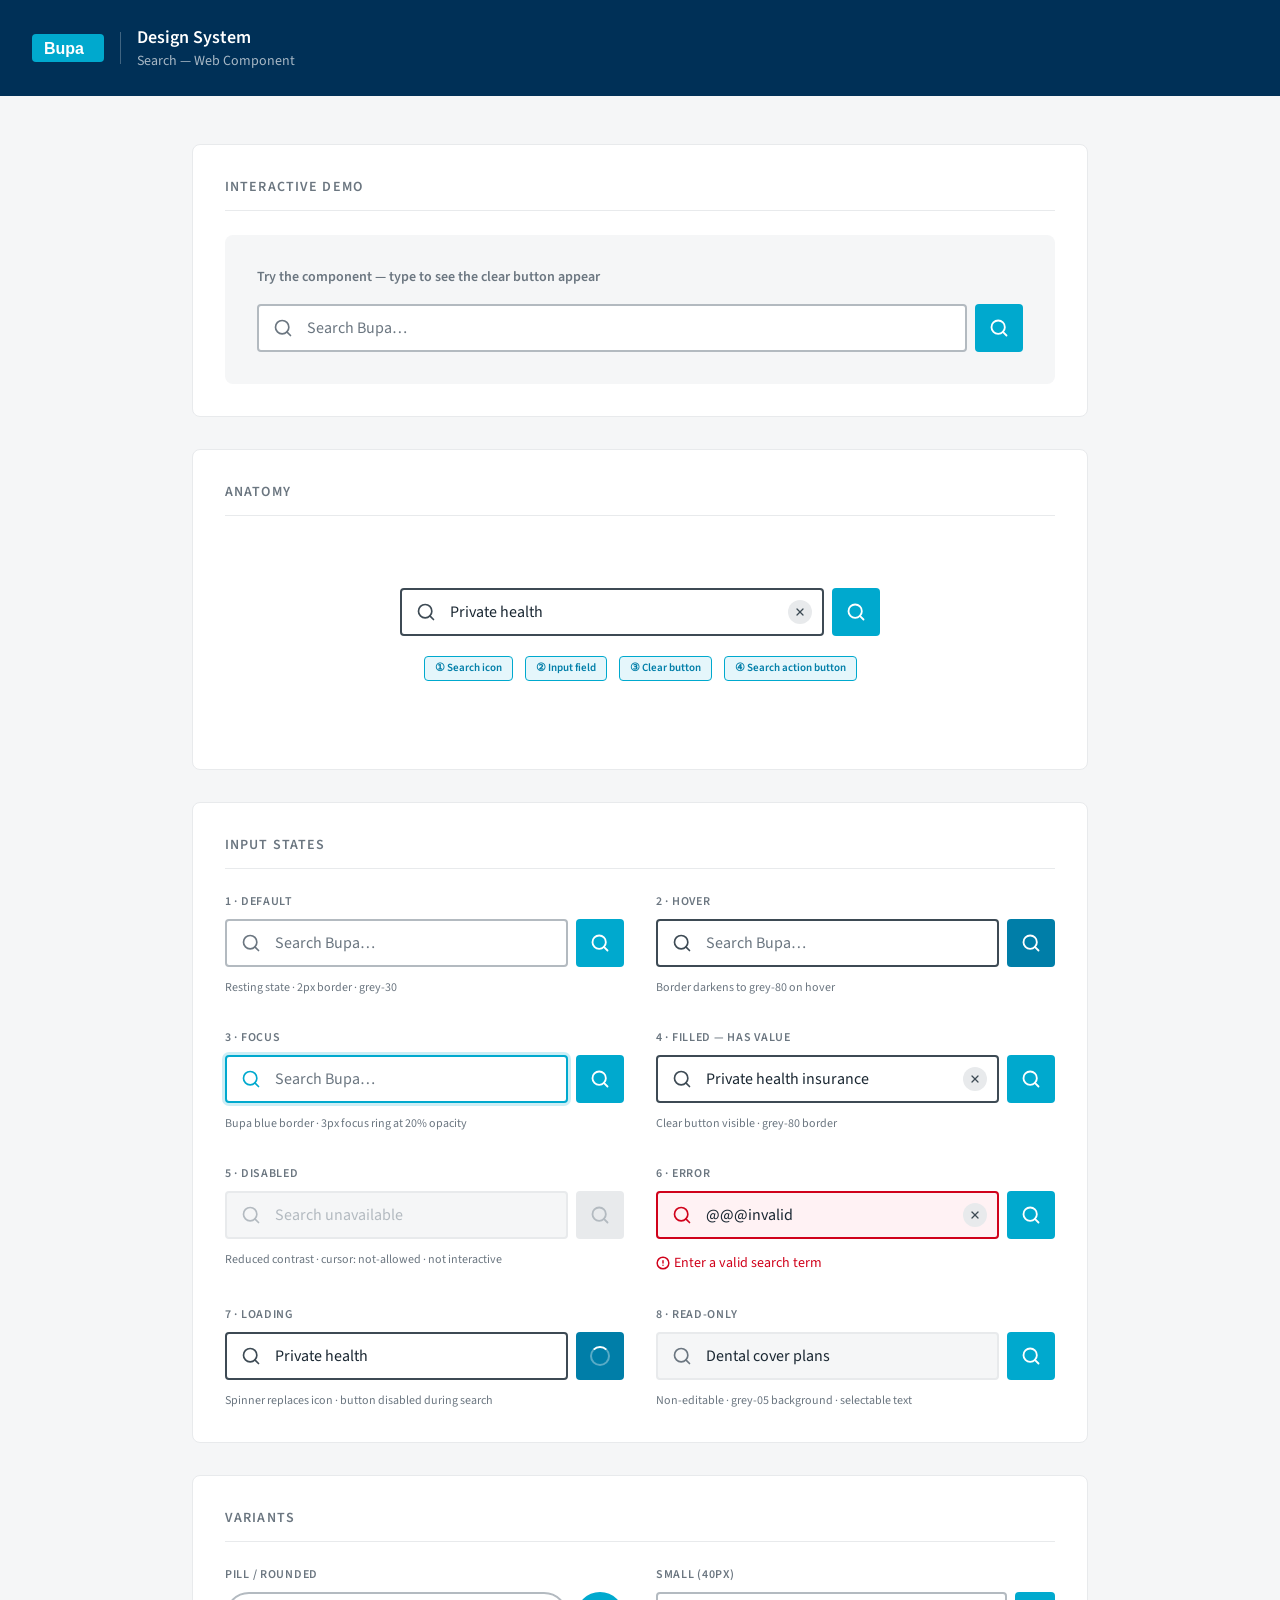
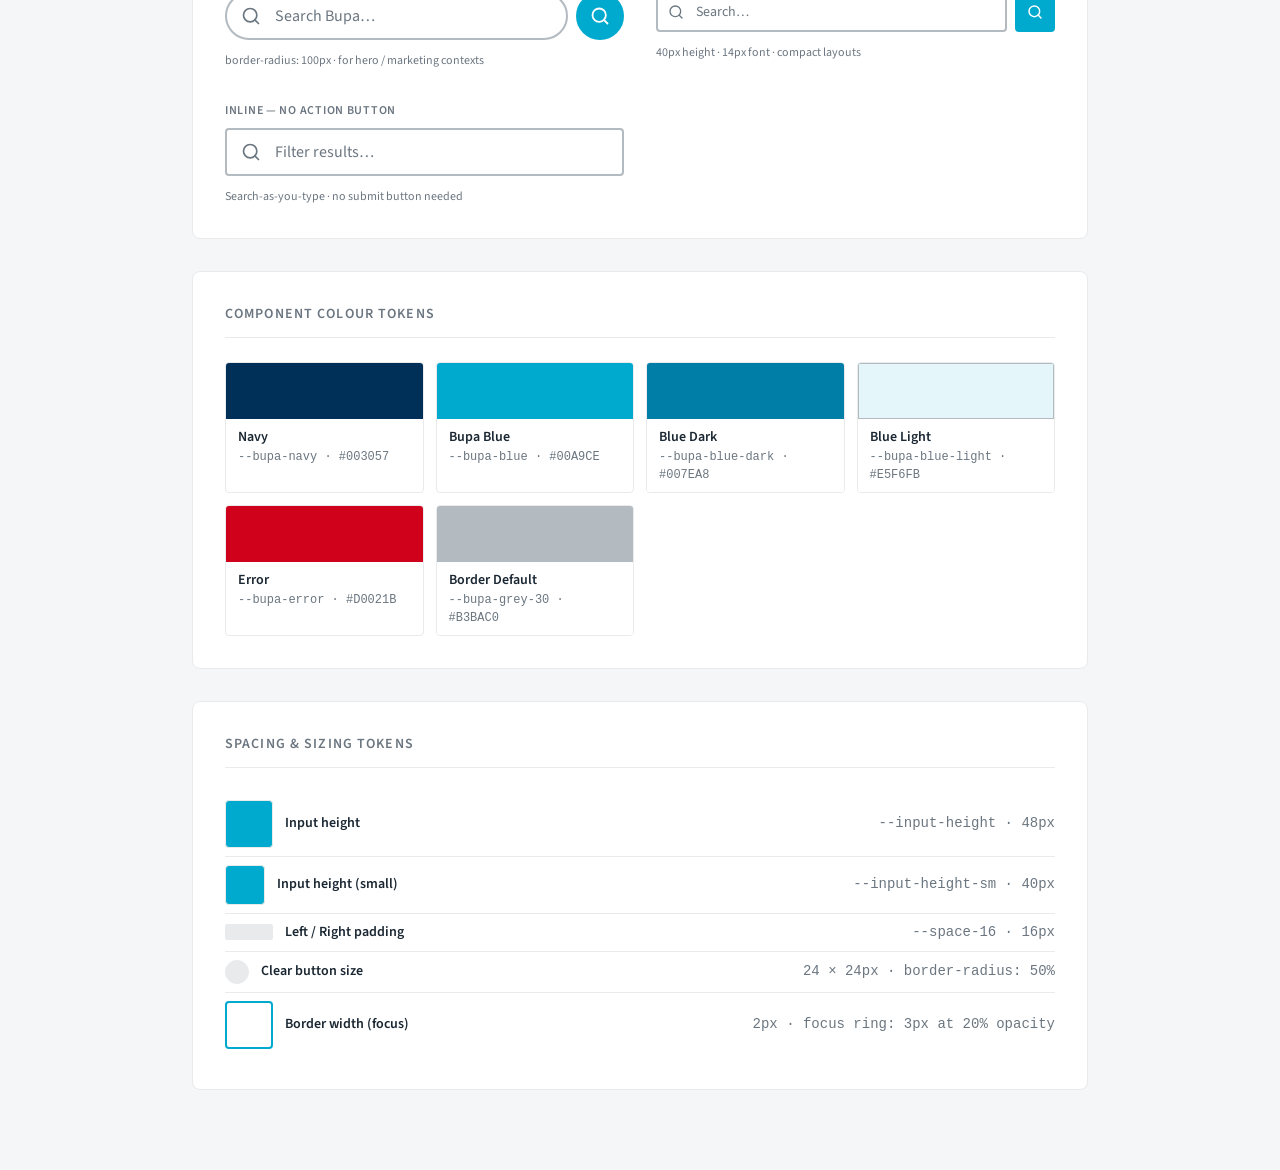
<file: bupa-search-component.html>
<!DOCTYPE html>
<html lang="en">
<head>
  <meta charset="UTF-8" />
  <meta name="viewport" content="width=device-width, initial-scale=1.0" />
  <title>Bupa Design System · Search Component</title>
  <link rel="preconnect" href="https://fonts.googleapis.com" />
  <link rel="preconnect" href="https://fonts.gstatic.com" crossorigin />
  <link href="https://fonts.googleapis.com/css2?family=Bliss+Pro:wght@400;500;600;700&family=Source+Sans+3:wght@400;500;600;700&display=swap" rel="stylesheet" />
  <link rel="icon" type="image/svg+xml" href="favicon.svg" />
  <style>
    /* ── Bupa Design Tokens ── */
    :root {
      /* Bupa Brand Colours */
      --bupa-navy:        #003057;
      --bupa-blue:        #00A9CE;
      --bupa-blue-dark:   #007EA8;
      --bupa-blue-light:  #E5F6FB;
      --bupa-white:       #FFFFFF;
      --bupa-grey-05:     #F5F6F7;
      --bupa-grey-10:     #E8EAEC;
      --bupa-grey-30:     #B3BAC0;
      --bupa-grey-60:     #6B7680;
      --bupa-grey-80:     #3D4A54;
      --bupa-text:        #1A2732;
      --bupa-error:       #D0021B;
      --bupa-error-bg:    #FFF2F4;
      --bupa-success:     #007A3E;
      --bupa-focus-ring:  #00A9CE;

      /* Spacing */
      --space-2:  2px;
      --space-4:  4px;
      --space-6:  6px;
      --space-8:  8px;
      --space-12: 12px;
      --space-16: 16px;
      --space-20: 20px;
      --space-24: 24px;
      --space-32: 32px;
      --space-48: 48px;
      --space-64: 64px;

      /* Typography */
      --font-body: 'Source Sans 3', 'Helvetica Neue', Arial, sans-serif;
      --font-size-xs:  0.75rem;   /* 12px */
      --font-size-sm:  0.875rem;  /* 14px */
      --font-size-md:  1rem;      /* 16px */
      --font-size-lg:  1.125rem;  /* 18px */

      /* Border */
      --radius-sm:  4px;
      --radius-md:  8px;
      --radius-pill: 100px;

      /* Input sizing */
      --input-height: 48px;
      --input-height-sm: 40px;

      /* Transitions */
      --transition: 0.18s ease;
    }

    /* ── Reset ── */
    *, *::before, *::after { box-sizing: border-box; margin: 0; padding: 0; }
    html { font-size: 16px; }
    body {
      font-family: var(--font-body);
      background: var(--bupa-grey-05);
      color: var(--bupa-text);
      line-height: 1.5;
    }

    /* ── Page layout ── */
    .page-header {
      background: var(--bupa-navy);
      padding: var(--space-24) var(--space-32);
      display: flex;
      align-items: center;
      gap: var(--space-16);
    }
    .page-header .bupa-logo svg { display: block; }
    .page-header-divider {
      width: 1px;
      height: 32px;
      background: rgba(255,255,255,0.25);
    }
    .page-header h1 {
      font-size: var(--font-size-lg);
      font-weight: 600;
      color: var(--bupa-white);
    }
    .page-header p {
      font-size: var(--font-size-sm);
      color: rgba(255,255,255,0.65);
    }

    .page-content {
      max-width: 960px;
      margin: 0 auto;
      padding: var(--space-48) var(--space-32);
    }

    /* ── Section ── */
    .ds-section {
      background: var(--bupa-white);
      border-radius: var(--radius-md);
      border: 1px solid var(--bupa-grey-10);
      padding: var(--space-32);
      margin-bottom: var(--space-32);
    }
    .ds-section-title {
      font-size: var(--font-size-sm);
      font-weight: 600;
      letter-spacing: 0.08em;
      text-transform: uppercase;
      color: var(--bupa-grey-60);
      margin-bottom: var(--space-24);
      padding-bottom: var(--space-12);
      border-bottom: 1px solid var(--bupa-grey-10);
    }

    /* ── States grid ── */
    .states-grid {
      display: grid;
      grid-template-columns: repeat(auto-fill, minmax(340px, 1fr));
      gap: var(--space-32);
    }
    .state-block { display: flex; flex-direction: column; gap: var(--space-8); }
    .state-label {
      font-size: var(--font-size-xs);
      font-weight: 600;
      letter-spacing: 0.06em;
      text-transform: uppercase;
      color: var(--bupa-grey-60);
    }
    .state-meta {
      font-size: var(--font-size-xs);
      color: var(--bupa-grey-60);
      margin-top: var(--space-4);
    }

    /* ════════════════════════════════════════
       SEARCH COMPONENT
    ════════════════════════════════════════ */

    /* Wrapper aligns input + search button */
    .bupa-search-wrapper {
      display: flex;
      align-items: center;
      gap: var(--space-8);
      width: 100%;
    }

    /* Input shell: contains search-icon + input + clear-btn */
    .bupa-search-field {
      position: relative;
      flex: 1;
      display: flex;
      align-items: center;
    }

    /* Left search icon */
    .bupa-search-field__icon {
      position: absolute;
      left: var(--space-16);
      top: 50%;
      transform: translateY(-50%);
      color: var(--bupa-grey-60);
      pointer-events: none;
      display: flex;
      align-items: center;
      justify-content: center;
      transition: color var(--transition);
      z-index: 1;
    }

    /* The text input */
    .bupa-search-input {
      width: 100%;
      height: var(--input-height);
      padding: 0 var(--space-48) 0 var(--space-48);
      font-family: var(--font-body);
      font-size: var(--font-size-md);
      font-weight: 400;
      color: var(--bupa-text);
      background: var(--bupa-white);
      border: 2px solid var(--bupa-grey-30);
      border-radius: var(--radius-sm);
      outline: none;
      transition:
        border-color var(--transition),
        box-shadow var(--transition),
        background var(--transition);
      -webkit-appearance: none;
      appearance: none;
    }

    .bupa-search-input::placeholder {
      color: var(--bupa-grey-60);
    }

    /* Right clear button (inside input) */
    .bupa-search-clear {
      position: absolute;
      right: var(--space-12);
      top: 50%;
      transform: translateY(-50%);
      width: 24px;
      height: 24px;
      border-radius: 50%;
      border: none;
      background: var(--bupa-grey-10);
      color: var(--bupa-grey-80);
      cursor: pointer;
      display: flex;
      align-items: center;
      justify-content: center;
      transition:
        background var(--transition),
        color var(--transition),
        opacity var(--transition);
      z-index: 1;
      padding: 0;
    }
    .bupa-search-clear:hover {
      background: var(--bupa-grey-30);
      color: var(--bupa-navy);
    }
    .bupa-search-clear:focus-visible {
      outline: 2px solid var(--bupa-focus-ring);
      outline-offset: 2px;
    }
    /* Hidden by default, visible when has value */
    .bupa-search-clear[hidden],
    .bupa-search-clear.is-hidden {
      opacity: 0;
      pointer-events: none;
    }

    /* Search action button (after input) */
    .bupa-search-btn {
      flex-shrink: 0;
      height: var(--input-height);
      width: var(--input-height);
      border: none;
      border-radius: var(--radius-sm);
      background: var(--bupa-blue);
      color: var(--bupa-white);
      cursor: pointer;
      display: flex;
      align-items: center;
      justify-content: center;
      transition:
        background var(--transition),
        box-shadow var(--transition),
        transform var(--transition);
      padding: 0;
    }
    .bupa-search-btn:hover {
      background: var(--bupa-blue-dark);
      box-shadow: 0 2px 8px rgba(0,169,206,0.35);
    }
    .bupa-search-btn:active { transform: scale(0.96); }
    .bupa-search-btn:focus-visible {
      outline: 2px solid var(--bupa-focus-ring);
      outline-offset: 3px;
    }

    /* ── STATE: Default (empty) ── */
    /* default styles already defined above */

    /* ── STATE: Focus ── */
    .bupa-search-input:focus,
    .is-focused .bupa-search-input {
      border-color: var(--bupa-blue);
      box-shadow: 0 0 0 3px rgba(0,169,206,0.2);
    }
    .is-focused .bupa-search-field__icon {
      color: var(--bupa-blue);
    }

    /* ── STATE: Filled (has value) ── */
    .is-filled .bupa-search-input {
      border-color: var(--bupa-grey-80);
    }
    .is-filled .bupa-search-field__icon {
      color: var(--bupa-grey-80);
    }

    /* ── STATE: Disabled ── */
    .is-disabled .bupa-search-input {
      border-color: var(--bupa-grey-10);
      background: var(--bupa-grey-05);
      color: var(--bupa-grey-30);
      cursor: not-allowed;
    }
    .is-disabled .bupa-search-input::placeholder { color: var(--bupa-grey-30); }
    .is-disabled .bupa-search-field__icon { color: var(--bupa-grey-30); }
    .is-disabled .bupa-search-btn {
      background: var(--bupa-grey-10);
      color: var(--bupa-grey-30);
      cursor: not-allowed;
      pointer-events: none;
    }

    /* ── STATE: Error ── */
    .is-error .bupa-search-input {
      border-color: var(--bupa-error);
      background: var(--bupa-error-bg);
    }
    .is-error .bupa-search-input:focus,
    .is-error.is-focused .bupa-search-input {
      box-shadow: 0 0 0 3px rgba(208,2,27,0.15);
    }
    .is-error .bupa-search-field__icon { color: var(--bupa-error); }

    .bupa-search-message {
      font-size: var(--font-size-sm);
      margin-top: var(--space-6);
      display: flex;
      align-items: center;
      gap: var(--space-4);
    }
    .bupa-search-message.is-error { color: var(--bupa-error); }
    .bupa-search-message.is-hint  { color: var(--bupa-grey-60); }

    /* ── STATE: Loading ── */
    .is-loading .bupa-search-btn {
      background: var(--bupa-blue-dark);
      pointer-events: none;
    }
    @keyframes spin {
      to { transform: rotate(360deg); }
    }
    .spinner {
      width: 20px;
      height: 20px;
      border: 2px solid rgba(255,255,255,0.35);
      border-top-color: var(--bupa-white);
      border-radius: 50%;
      animation: spin 0.7s linear infinite;
    }

    /* ── STATE: Pill / rounded variant ── */
    .is-pill .bupa-search-input {
      border-radius: var(--radius-pill);
    }
    .is-pill .bupa-search-btn {
      border-radius: var(--radius-pill);
    }

    /* ── Anatomy annotation ── */
    .anatomy-wrap {
      position: relative;
      padding: var(--space-24) var(--space-24);
      background: var(--bupa-grey-05);
      border: 1px dashed var(--bupa-grey-30);
      border-radius: var(--radius-md);
    }
    .anatomy-label {
      position: absolute;
      font-size: 11px;
      font-weight: 600;
      color: var(--bupa-blue-dark);
      background: white;
      border: 1px solid var(--bupa-blue);
      border-radius: 3px;
      padding: 2px 6px;
      white-space: nowrap;
      pointer-events: none;
    }
    .anatomy-line {
      position: absolute;
      border-left: 1px dashed var(--bupa-blue);
    }

    /* ── Spacing callout ── */
    .token-row {
      display: flex;
      align-items: center;
      gap: var(--space-12);
      padding: var(--space-8) 0;
      border-bottom: 1px solid var(--bupa-grey-10);
      font-size: var(--font-size-sm);
    }
    .token-row:last-child { border-bottom: none; }
    .token-swatch {
      width: 32px;
      height: 32px;
      border-radius: var(--radius-sm);
      border: 1px solid var(--bupa-grey-10);
      flex-shrink: 0;
    }
    .token-name { font-weight: 600; flex: 1; }
    .token-value { color: var(--bupa-grey-60); font-family: monospace; }

    /* ── Colour tokens section ── */
    .colour-grid {
      display: grid;
      grid-template-columns: repeat(auto-fill, minmax(180px, 1fr));
      gap: var(--space-12);
    }
    .colour-chip {
      border-radius: var(--radius-sm);
      overflow: hidden;
      border: 1px solid var(--bupa-grey-10);
    }
    .colour-chip__swatch { height: 56px; }
    .colour-chip__info {
      padding: var(--space-8) var(--space-12);
      background: var(--bupa-white);
    }
    .colour-chip__name { font-size: var(--font-size-sm); font-weight: 600; }
    .colour-chip__hex { font-size: var(--font-size-xs); color: var(--bupa-grey-60); font-family: monospace; }

    /* ── Interactive demo ── */
    .demo-wrap {
      background: var(--bupa-grey-05);
      border-radius: var(--radius-md);
      padding: var(--space-32);
    }
    .demo-label {
      font-size: var(--font-size-sm);
      font-weight: 600;
      color: var(--bupa-grey-60);
      margin-bottom: var(--space-16);
    }
  </style>
</head>
<body>

<!-- ── Page Header ── -->
<header class="page-header">
  <div class="bupa-logo">
    <svg width="72" height="28" viewBox="0 0 72 28" fill="none" xmlns="http://www.w3.org/2000/svg" aria-label="Bupa">
      <rect width="72" height="28" rx="4" fill="#00A9CE"/>
      <text x="12" y="20" font-family="Arial, sans-serif" font-weight="700" font-size="16" fill="white">Bupa</text>
    </svg>
  </div>
  <div class="page-header-divider"></div>
  <div>
    <h1>Design System</h1>
    <p>Search — Web Component</p>
  </div>
</header>

<main class="page-content">

  <!-- ════════ 1. INTERACTIVE DEMO ════════ -->
  <div class="ds-section">
    <p class="ds-section-title">Interactive Demo</p>
    <div class="demo-wrap">
      <p class="demo-label">Try the component — type to see the clear button appear</p>
      <div class="bupa-search-wrapper" id="live-search">
        <div class="bupa-search-field">
          <span class="bupa-search-field__icon" aria-hidden="true">
            <svg width="20" height="20" viewBox="0 0 24 24" fill="none" stroke="currentColor" stroke-width="2" stroke-linecap="round" stroke-linejoin="round">
              <circle cx="11" cy="11" r="8"/><line x1="21" y1="21" x2="16.65" y2="16.65"/>
            </svg>
          </span>
          <input
            type="search"
            class="bupa-search-input"
            id="live-input"
            placeholder="Search Bupa…"
            aria-label="Search"
            autocomplete="off"
          />
          <button
            class="bupa-search-clear is-hidden"
            id="live-clear"
            type="button"
            aria-label="Clear search"
          >
            <svg width="12" height="12" viewBox="0 0 24 24" fill="none" stroke="currentColor" stroke-width="2.5" stroke-linecap="round">
              <line x1="18" y1="6" x2="6" y2="18"/><line x1="6" y1="6" x2="18" y2="18"/>
            </svg>
          </button>
        </div>
        <button class="bupa-search-btn" type="button" aria-label="Submit search">
          <svg width="20" height="20" viewBox="0 0 24 24" fill="none" stroke="currentColor" stroke-width="2.2" stroke-linecap="round" stroke-linejoin="round">
            <circle cx="11" cy="11" r="8"/><line x1="21" y1="21" x2="16.65" y2="16.65"/>
          </svg>
        </button>
      </div>
    </div>
  </div>

  <!-- ════════ 2. ANATOMY ════════ -->
  <div class="ds-section">
    <p class="ds-section-title">Anatomy</p>
    <div style="position:relative; padding: 48px 24px 56px;">
      <!-- Component -->
      <div class="bupa-search-wrapper" style="max-width:480px; margin: 0 auto;">
        <div class="bupa-search-field is-filled">
          <span class="bupa-search-field__icon" aria-hidden="true">
            <svg width="20" height="20" viewBox="0 0 24 24" fill="none" stroke="currentColor" stroke-width="2" stroke-linecap="round" stroke-linejoin="round">
              <circle cx="11" cy="11" r="8"/><line x1="21" y1="21" x2="16.65" y2="16.65"/>
            </svg>
          </span>
          <input type="text" class="bupa-search-input" value="Private health" aria-label="Search" readonly />
          <button class="bupa-search-clear" type="button" aria-label="Clear search">
            <svg width="12" height="12" viewBox="0 0 24 24" fill="none" stroke="currentColor" stroke-width="2.5" stroke-linecap="round">
              <line x1="18" y1="6" x2="6" y2="18"/><line x1="6" y1="6" x2="18" y2="18"/>
            </svg>
          </button>
        </div>
        <button class="bupa-search-btn" type="button" aria-label="Submit search">
          <svg width="20" height="20" viewBox="0 0 24 24" fill="none" stroke="currentColor" stroke-width="2.2" stroke-linecap="round" stroke-linejoin="round">
            <circle cx="11" cy="11" r="8"/><line x1="21" y1="21" x2="16.65" y2="16.65"/>
          </svg>
        </button>
      </div>
      <!-- Annotation labels -->
      <div style="display:flex; gap:12px; flex-wrap:wrap; margin-top:20px; justify-content:center;">
        <span style="font-size:11px; font-weight:600; background:var(--bupa-blue-light); color:var(--bupa-blue-dark); border:1px solid var(--bupa-blue); border-radius:4px; padding:3px 10px;">① Search icon</span>
        <span style="font-size:11px; font-weight:600; background:var(--bupa-blue-light); color:var(--bupa-blue-dark); border:1px solid var(--bupa-blue); border-radius:4px; padding:3px 10px;">② Input field</span>
        <span style="font-size:11px; font-weight:600; background:var(--bupa-blue-light); color:var(--bupa-blue-dark); border:1px solid var(--bupa-blue); border-radius:4px; padding:3px 10px;">③ Clear button</span>
        <span style="font-size:11px; font-weight:600; background:var(--bupa-blue-light); color:var(--bupa-blue-dark); border:1px solid var(--bupa-blue); border-radius:4px; padding:3px 10px;">④ Search action button</span>
      </div>
    </div>
  </div>

  <!-- ════════ 3. STATES ════════ -->
  <div class="ds-section">
    <p class="ds-section-title">Input States</p>
    <div class="states-grid">

      <!-- Default / Empty -->
      <div class="state-block">
        <span class="state-label">1 · Default</span>
        <div class="bupa-search-wrapper">
          <div class="bupa-search-field">
            <span class="bupa-search-field__icon" aria-hidden="true">
              <svg width="20" height="20" viewBox="0 0 24 24" fill="none" stroke="currentColor" stroke-width="2" stroke-linecap="round" stroke-linejoin="round">
                <circle cx="11" cy="11" r="8"/><line x1="21" y1="21" x2="16.65" y2="16.65"/>
              </svg>
            </span>
            <input type="text" class="bupa-search-input" placeholder="Search Bupa…" aria-label="Search" />
            <button class="bupa-search-clear is-hidden" type="button" aria-label="Clear search">
              <svg width="12" height="12" viewBox="0 0 24 24" fill="none" stroke="currentColor" stroke-width="2.5" stroke-linecap="round">
                <line x1="18" y1="6" x2="6" y2="18"/><line x1="6" y1="6" x2="18" y2="18"/>
              </svg>
            </button>
          </div>
          <button class="bupa-search-btn" type="button" aria-label="Submit search">
            <svg width="20" height="20" viewBox="0 0 24 24" fill="none" stroke="currentColor" stroke-width="2.2" stroke-linecap="round" stroke-linejoin="round">
              <circle cx="11" cy="11" r="8"/><line x1="21" y1="21" x2="16.65" y2="16.65"/>
            </svg>
          </button>
        </div>
        <p class="state-meta">Resting state · 2px border · grey-30</p>
      </div>

      <!-- Hover -->
      <div class="state-block">
        <span class="state-label">2 · Hover</span>
        <div class="bupa-search-wrapper">
          <div class="bupa-search-field">
            <span class="bupa-search-field__icon" aria-hidden="true" style="color:var(--bupa-grey-80)">
              <svg width="20" height="20" viewBox="0 0 24 24" fill="none" stroke="currentColor" stroke-width="2" stroke-linecap="round" stroke-linejoin="round">
                <circle cx="11" cy="11" r="8"/><line x1="21" y1="21" x2="16.65" y2="16.65"/>
              </svg>
            </span>
            <input type="text" class="bupa-search-input" placeholder="Search Bupa…" aria-label="Search" style="border-color:var(--bupa-grey-80);" />
            <button class="bupa-search-clear is-hidden" type="button" aria-label="Clear search">
              <svg width="12" height="12" viewBox="0 0 24 24" fill="none" stroke="currentColor" stroke-width="2.5" stroke-linecap="round">
                <line x1="18" y1="6" x2="6" y2="18"/><line x1="6" y1="6" x2="18" y2="18"/>
              </svg>
            </button>
          </div>
          <button class="bupa-search-btn" type="button" aria-label="Submit search" style="background:var(--bupa-blue-dark);">
            <svg width="20" height="20" viewBox="0 0 24 24" fill="none" stroke="currentColor" stroke-width="2.2" stroke-linecap="round" stroke-linejoin="round">
              <circle cx="11" cy="11" r="8"/><line x1="21" y1="21" x2="16.65" y2="16.65"/>
            </svg>
          </button>
        </div>
        <p class="state-meta">Border darkens to grey-80 on hover</p>
      </div>

      <!-- Focus -->
      <div class="state-block">
        <span class="state-label">3 · Focus</span>
        <div class="bupa-search-wrapper is-focused">
          <div class="bupa-search-field">
            <span class="bupa-search-field__icon" aria-hidden="true">
              <svg width="20" height="20" viewBox="0 0 24 24" fill="none" stroke="currentColor" stroke-width="2" stroke-linecap="round" stroke-linejoin="round">
                <circle cx="11" cy="11" r="8"/><line x1="21" y1="21" x2="16.65" y2="16.65"/>
              </svg>
            </span>
            <input type="text" class="bupa-search-input" placeholder="Search Bupa…" aria-label="Search" style="border-color:var(--bupa-blue); box-shadow:0 0 0 3px rgba(0,169,206,0.2);" />
            <button class="bupa-search-clear is-hidden" type="button" aria-label="Clear search">
              <svg width="12" height="12" viewBox="0 0 24 24" fill="none" stroke="currentColor" stroke-width="2.5" stroke-linecap="round">
                <line x1="18" y1="6" x2="6" y2="18"/><line x1="6" y1="6" x2="18" y2="18"/>
              </svg>
            </button>
          </div>
          <button class="bupa-search-btn" type="button" aria-label="Submit search">
            <svg width="20" height="20" viewBox="0 0 24 24" fill="none" stroke="currentColor" stroke-width="2.2" stroke-linecap="round" stroke-linejoin="round">
              <circle cx="11" cy="11" r="8"/><line x1="21" y1="21" x2="16.65" y2="16.65"/>
            </svg>
          </button>
        </div>
        <p class="state-meta">Bupa blue border · 3px focus ring at 20% opacity</p>
      </div>

      <!-- Filled (with value + clear) -->
      <div class="state-block">
        <span class="state-label">4 · Filled — has value</span>
        <div class="bupa-search-wrapper is-filled">
          <div class="bupa-search-field">
            <span class="bupa-search-field__icon" aria-hidden="true">
              <svg width="20" height="20" viewBox="0 0 24 24" fill="none" stroke="currentColor" stroke-width="2" stroke-linecap="round" stroke-linejoin="round">
                <circle cx="11" cy="11" r="8"/><line x1="21" y1="21" x2="16.65" y2="16.65"/>
              </svg>
            </span>
            <input type="text" class="bupa-search-input" value="Private health insurance" aria-label="Search" />
            <button class="bupa-search-clear" type="button" aria-label="Clear search">
              <svg width="12" height="12" viewBox="0 0 24 24" fill="none" stroke="currentColor" stroke-width="2.5" stroke-linecap="round">
                <line x1="18" y1="6" x2="6" y2="18"/><line x1="6" y1="6" x2="18" y2="18"/>
              </svg>
            </button>
          </div>
          <button class="bupa-search-btn" type="button" aria-label="Submit search">
            <svg width="20" height="20" viewBox="0 0 24 24" fill="none" stroke="currentColor" stroke-width="2.2" stroke-linecap="round" stroke-linejoin="round">
              <circle cx="11" cy="11" r="8"/><line x1="21" y1="21" x2="16.65" y2="16.65"/>
            </svg>
          </button>
        </div>
        <p class="state-meta">Clear button visible · grey-80 border</p>
      </div>

      <!-- Disabled -->
      <div class="state-block">
        <span class="state-label">5 · Disabled</span>
        <div class="bupa-search-wrapper is-disabled">
          <div class="bupa-search-field">
            <span class="bupa-search-field__icon" aria-hidden="true">
              <svg width="20" height="20" viewBox="0 0 24 24" fill="none" stroke="currentColor" stroke-width="2" stroke-linecap="round" stroke-linejoin="round">
                <circle cx="11" cy="11" r="8"/><line x1="21" y1="21" x2="16.65" y2="16.65"/>
              </svg>
            </span>
            <input type="text" class="bupa-search-input" placeholder="Search unavailable" aria-label="Search" disabled />
            <button class="bupa-search-clear is-hidden" type="button" aria-label="Clear search" disabled>
              <svg width="12" height="12" viewBox="0 0 24 24" fill="none" stroke="currentColor" stroke-width="2.5" stroke-linecap="round">
                <line x1="18" y1="6" x2="6" y2="18"/><line x1="6" y1="6" x2="18" y2="18"/>
              </svg>
            </button>
          </div>
          <button class="bupa-search-btn" type="button" aria-label="Submit search" disabled>
            <svg width="20" height="20" viewBox="0 0 24 24" fill="none" stroke="currentColor" stroke-width="2.2" stroke-linecap="round" stroke-linejoin="round">
              <circle cx="11" cy="11" r="8"/><line x1="21" y1="21" x2="16.65" y2="16.65"/>
            </svg>
          </button>
        </div>
        <p class="state-meta">Reduced contrast · cursor: not-allowed · not interactive</p>
      </div>

      <!-- Error -->
      <div class="state-block">
        <span class="state-label">6 · Error</span>
        <div class="bupa-search-wrapper is-error">
          <div class="bupa-search-field">
            <span class="bupa-search-field__icon" aria-hidden="true">
              <svg width="20" height="20" viewBox="0 0 24 24" fill="none" stroke="currentColor" stroke-width="2" stroke-linecap="round" stroke-linejoin="round">
                <circle cx="11" cy="11" r="8"/><line x1="21" y1="21" x2="16.65" y2="16.65"/>
              </svg>
            </span>
            <input type="text" class="bupa-search-input" value="@@@invalid" aria-label="Search" aria-describedby="err-msg" aria-invalid="true" />
            <button class="bupa-search-clear" type="button" aria-label="Clear search">
              <svg width="12" height="12" viewBox="0 0 24 24" fill="none" stroke="currentColor" stroke-width="2.5" stroke-linecap="round">
                <line x1="18" y1="6" x2="6" y2="18"/><line x1="6" y1="6" x2="18" y2="18"/>
              </svg>
            </button>
          </div>
          <button class="bupa-search-btn" type="button" aria-label="Submit search">
            <svg width="20" height="20" viewBox="0 0 24 24" fill="none" stroke="currentColor" stroke-width="2.2" stroke-linecap="round" stroke-linejoin="round">
              <circle cx="11" cy="11" r="8"/><line x1="21" y1="21" x2="16.65" y2="16.65"/>
            </svg>
          </button>
        </div>
        <p class="bupa-search-message is-error" id="err-msg" role="alert">
          <svg width="14" height="14" viewBox="0 0 24 24" fill="none" stroke="currentColor" stroke-width="2.5" stroke-linecap="round"><circle cx="12" cy="12" r="10"/><line x1="12" y1="8" x2="12" y2="12"/><line x1="12" y1="16" x2="12.01" y2="16"/></svg>
          Enter a valid search term
        </p>
      </div>

      <!-- Loading -->
      <div class="state-block">
        <span class="state-label">7 · Loading</span>
        <div class="bupa-search-wrapper is-loading is-filled">
          <div class="bupa-search-field">
            <span class="bupa-search-field__icon" aria-hidden="true">
              <svg width="20" height="20" viewBox="0 0 24 24" fill="none" stroke="currentColor" stroke-width="2" stroke-linecap="round" stroke-linejoin="round">
                <circle cx="11" cy="11" r="8"/><line x1="21" y1="21" x2="16.65" y2="16.65"/>
              </svg>
            </span>
            <input type="text" class="bupa-search-input" value="Private health" aria-label="Search" aria-busy="true" readonly />
            <button class="bupa-search-clear is-hidden" type="button" aria-label="Clear search">
              <svg width="12" height="12" viewBox="0 0 24 24" fill="none" stroke="currentColor" stroke-width="2.5" stroke-linecap="round">
                <line x1="18" y1="6" x2="6" y2="18"/><line x1="6" y1="6" x2="18" y2="18"/>
              </svg>
            </button>
          </div>
          <button class="bupa-search-btn" type="button" aria-label="Searching…" aria-disabled="true">
            <span class="spinner" role="status" aria-label="Loading"></span>
          </button>
        </div>
        <p class="state-meta">Spinner replaces icon · button disabled during search</p>
      </div>

      <!-- Read-only -->
      <div class="state-block">
        <span class="state-label">8 · Read-only</span>
        <div class="bupa-search-wrapper">
          <div class="bupa-search-field">
            <span class="bupa-search-field__icon" aria-hidden="true" style="color:var(--bupa-grey-60)">
              <svg width="20" height="20" viewBox="0 0 24 24" fill="none" stroke="currentColor" stroke-width="2" stroke-linecap="round" stroke-linejoin="round">
                <circle cx="11" cy="11" r="8"/><line x1="21" y1="21" x2="16.65" y2="16.65"/>
              </svg>
            </span>
            <input type="text" class="bupa-search-input" value="Dental cover plans" aria-label="Search" readonly
              style="border-color:var(--bupa-grey-10); background:var(--bupa-grey-05); cursor:default;" />
            <button class="bupa-search-clear is-hidden" type="button" aria-label="Clear search">
              <svg width="12" height="12" viewBox="0 0 24 24" fill="none" stroke="currentColor" stroke-width="2.5" stroke-linecap="round">
                <line x1="18" y1="6" x2="6" y2="18"/><line x1="6" y1="6" x2="18" y2="18"/>
              </svg>
            </button>
          </div>
          <button class="bupa-search-btn" type="button" aria-label="Submit search">
            <svg width="20" height="20" viewBox="0 0 24 24" fill="none" stroke="currentColor" stroke-width="2.2" stroke-linecap="round" stroke-linejoin="round">
              <circle cx="11" cy="11" r="8"/><line x1="21" y1="21" x2="16.65" y2="16.65"/>
            </svg>
          </button>
        </div>
        <p class="state-meta">Non-editable · grey-05 background · selectable text</p>
      </div>

    </div>
  </div>

  <!-- ════════ 4. VARIANTS ════════ -->
  <div class="ds-section">
    <p class="ds-section-title">Variants</p>
    <div class="states-grid">

      <!-- Pill / Rounded -->
      <div class="state-block">
        <span class="state-label">Pill / Rounded</span>
        <div class="bupa-search-wrapper is-pill">
          <div class="bupa-search-field">
            <span class="bupa-search-field__icon" aria-hidden="true">
              <svg width="20" height="20" viewBox="0 0 24 24" fill="none" stroke="currentColor" stroke-width="2" stroke-linecap="round" stroke-linejoin="round">
                <circle cx="11" cy="11" r="8"/><line x1="21" y1="21" x2="16.65" y2="16.65"/>
              </svg>
            </span>
            <input type="text" class="bupa-search-input" placeholder="Search Bupa…" aria-label="Search" />
            <button class="bupa-search-clear is-hidden" type="button" aria-label="Clear search">
              <svg width="12" height="12" viewBox="0 0 24 24" fill="none" stroke="currentColor" stroke-width="2.5" stroke-linecap="round">
                <line x1="18" y1="6" x2="6" y2="18"/><line x1="6" y1="6" x2="18" y2="18"/>
              </svg>
            </button>
          </div>
          <button class="bupa-search-btn" type="button" aria-label="Submit search">
            <svg width="20" height="20" viewBox="0 0 24 24" fill="none" stroke="currentColor" stroke-width="2.2" stroke-linecap="round" stroke-linejoin="round">
              <circle cx="11" cy="11" r="8"/><line x1="21" y1="21" x2="16.65" y2="16.65"/>
            </svg>
          </button>
        </div>
        <p class="state-meta">border-radius: 100px · for hero / marketing contexts</p>
      </div>

      <!-- Small -->
      <div class="state-block">
        <span class="state-label">Small (40px)</span>
        <div class="bupa-search-wrapper">
          <div class="bupa-search-field">
            <span class="bupa-search-field__icon" aria-hidden="true" style="left:12px">
              <svg width="16" height="16" viewBox="0 0 24 24" fill="none" stroke="currentColor" stroke-width="2" stroke-linecap="round" stroke-linejoin="round">
                <circle cx="11" cy="11" r="8"/><line x1="21" y1="21" x2="16.65" y2="16.65"/>
              </svg>
            </span>
            <input type="text" class="bupa-search-input" placeholder="Search…" aria-label="Search"
              style="height:var(--input-height-sm); font-size:var(--font-size-sm); padding-left:38px; padding-right:36px;" />
            <button class="bupa-search-clear is-hidden" type="button" aria-label="Clear search" style="right:8px; width:20px; height:20px;">
              <svg width="10" height="10" viewBox="0 0 24 24" fill="none" stroke="currentColor" stroke-width="2.5" stroke-linecap="round">
                <line x1="18" y1="6" x2="6" y2="18"/><line x1="6" y1="6" x2="18" y2="18"/>
              </svg>
            </button>
          </div>
          <button class="bupa-search-btn" type="button" aria-label="Submit search"
            style="width:var(--input-height-sm); height:var(--input-height-sm);">
            <svg width="16" height="16" viewBox="0 0 24 24" fill="none" stroke="currentColor" stroke-width="2.2" stroke-linecap="round" stroke-linejoin="round">
              <circle cx="11" cy="11" r="8"/><line x1="21" y1="21" x2="16.65" y2="16.65"/>
            </svg>
          </button>
        </div>
        <p class="state-meta">40px height · 14px font · compact layouts</p>
      </div>

      <!-- No button (inline) -->
      <div class="state-block">
        <span class="state-label">Inline — no action button</span>
        <div class="bupa-search-wrapper">
          <div class="bupa-search-field">
            <span class="bupa-search-field__icon" aria-hidden="true">
              <svg width="20" height="20" viewBox="0 0 24 24" fill="none" stroke="currentColor" stroke-width="2" stroke-linecap="round" stroke-linejoin="round">
                <circle cx="11" cy="11" r="8"/><line x1="21" y1="21" x2="16.65" y2="16.65"/>
              </svg>
            </span>
            <input type="text" class="bupa-search-input" placeholder="Filter results…" aria-label="Filter" style="padding-right:16px;" />
          </div>
        </div>
        <p class="state-meta">Search-as-you-type · no submit button needed</p>
      </div>

    </div>
  </div>

  <!-- ════════ 5. COLOUR TOKENS ════════ -->
  <div class="ds-section">
    <p class="ds-section-title">Component Colour Tokens</p>
    <div class="colour-grid">
      <div class="colour-chip">
        <div class="colour-chip__swatch" style="background:#003057;"></div>
        <div class="colour-chip__info">
          <p class="colour-chip__name">Navy</p>
          <p class="colour-chip__hex">--bupa-navy · #003057</p>
        </div>
      </div>
      <div class="colour-chip">
        <div class="colour-chip__swatch" style="background:#00A9CE;"></div>
        <div class="colour-chip__info">
          <p class="colour-chip__name">Bupa Blue</p>
          <p class="colour-chip__hex">--bupa-blue · #00A9CE</p>
        </div>
      </div>
      <div class="colour-chip">
        <div class="colour-chip__swatch" style="background:#007EA8;"></div>
        <div class="colour-chip__info">
          <p class="colour-chip__name">Blue Dark</p>
          <p class="colour-chip__hex">--bupa-blue-dark · #007EA8</p>
        </div>
      </div>
      <div class="colour-chip">
        <div class="colour-chip__swatch" style="background:#E5F6FB; border:1px solid #B3BAC0;"></div>
        <div class="colour-chip__info">
          <p class="colour-chip__name">Blue Light</p>
          <p class="colour-chip__hex">--bupa-blue-light · #E5F6FB</p>
        </div>
      </div>
      <div class="colour-chip">
        <div class="colour-chip__swatch" style="background:#D0021B;"></div>
        <div class="colour-chip__info">
          <p class="colour-chip__name">Error</p>
          <p class="colour-chip__hex">--bupa-error · #D0021B</p>
        </div>
      </div>
      <div class="colour-chip">
        <div class="colour-chip__swatch" style="background:#B3BAC0;"></div>
        <div class="colour-chip__info">
          <p class="colour-chip__name">Border Default</p>
          <p class="colour-chip__hex">--bupa-grey-30 · #B3BAC0</p>
        </div>
      </div>
    </div>
  </div>

  <!-- ════════ 6. SPACING TOKENS ════════ -->
  <div class="ds-section">
    <p class="ds-section-title">Spacing &amp; Sizing Tokens</p>
    <div class="token-row">
      <div class="token-swatch" style="background:var(--bupa-blue); width:48px; height:48px; border-radius:4px;"></div>
      <span class="token-name">Input height</span>
      <span class="token-value">--input-height · 48px</span>
    </div>
    <div class="token-row">
      <div class="token-swatch" style="background:var(--bupa-blue); width:40px; height:40px; border-radius:4px;"></div>
      <span class="token-name">Input height (small)</span>
      <span class="token-value">--input-height-sm · 40px</span>
    </div>
    <div class="token-row">
      <div class="token-swatch" style="background:var(--bupa-grey-10); width:48px; height:16px; border-radius:2px;"></div>
      <span class="token-name">Left / Right padding</span>
      <span class="token-value">--space-16 · 16px</span>
    </div>
    <div class="token-row">
      <div class="token-swatch" style="background:var(--bupa-grey-10); width:24px; height:24px; border-radius:50%;"></div>
      <span class="token-name">Clear button size</span>
      <span class="token-value">24 × 24px · border-radius: 50%</span>
    </div>
    <div class="token-row">
      <div class="token-swatch" style="background:transparent; border:2px solid var(--bupa-blue); width:48px; height:48px; border-radius:4px;"></div>
      <span class="token-name">Border width (focus)</span>
      <span class="token-value">2px · focus ring: 3px at 20% opacity</span>
    </div>
  </div>

</main>

<script>
  /* Interactive demo: show/hide clear button */
  const liveInput = document.getElementById('live-input');
  const liveClear = document.getElementById('live-clear');

  liveInput.addEventListener('input', () => {
    if (liveInput.value.trim()) {
      liveClear.classList.remove('is-hidden');
    } else {
      liveClear.classList.add('is-hidden');
    }
  });

  liveClear.addEventListener('click', () => {
    liveInput.value = '';
    liveClear.classList.add('is-hidden');
    liveInput.focus();
  });
</script>
</body>
</html>
</file>
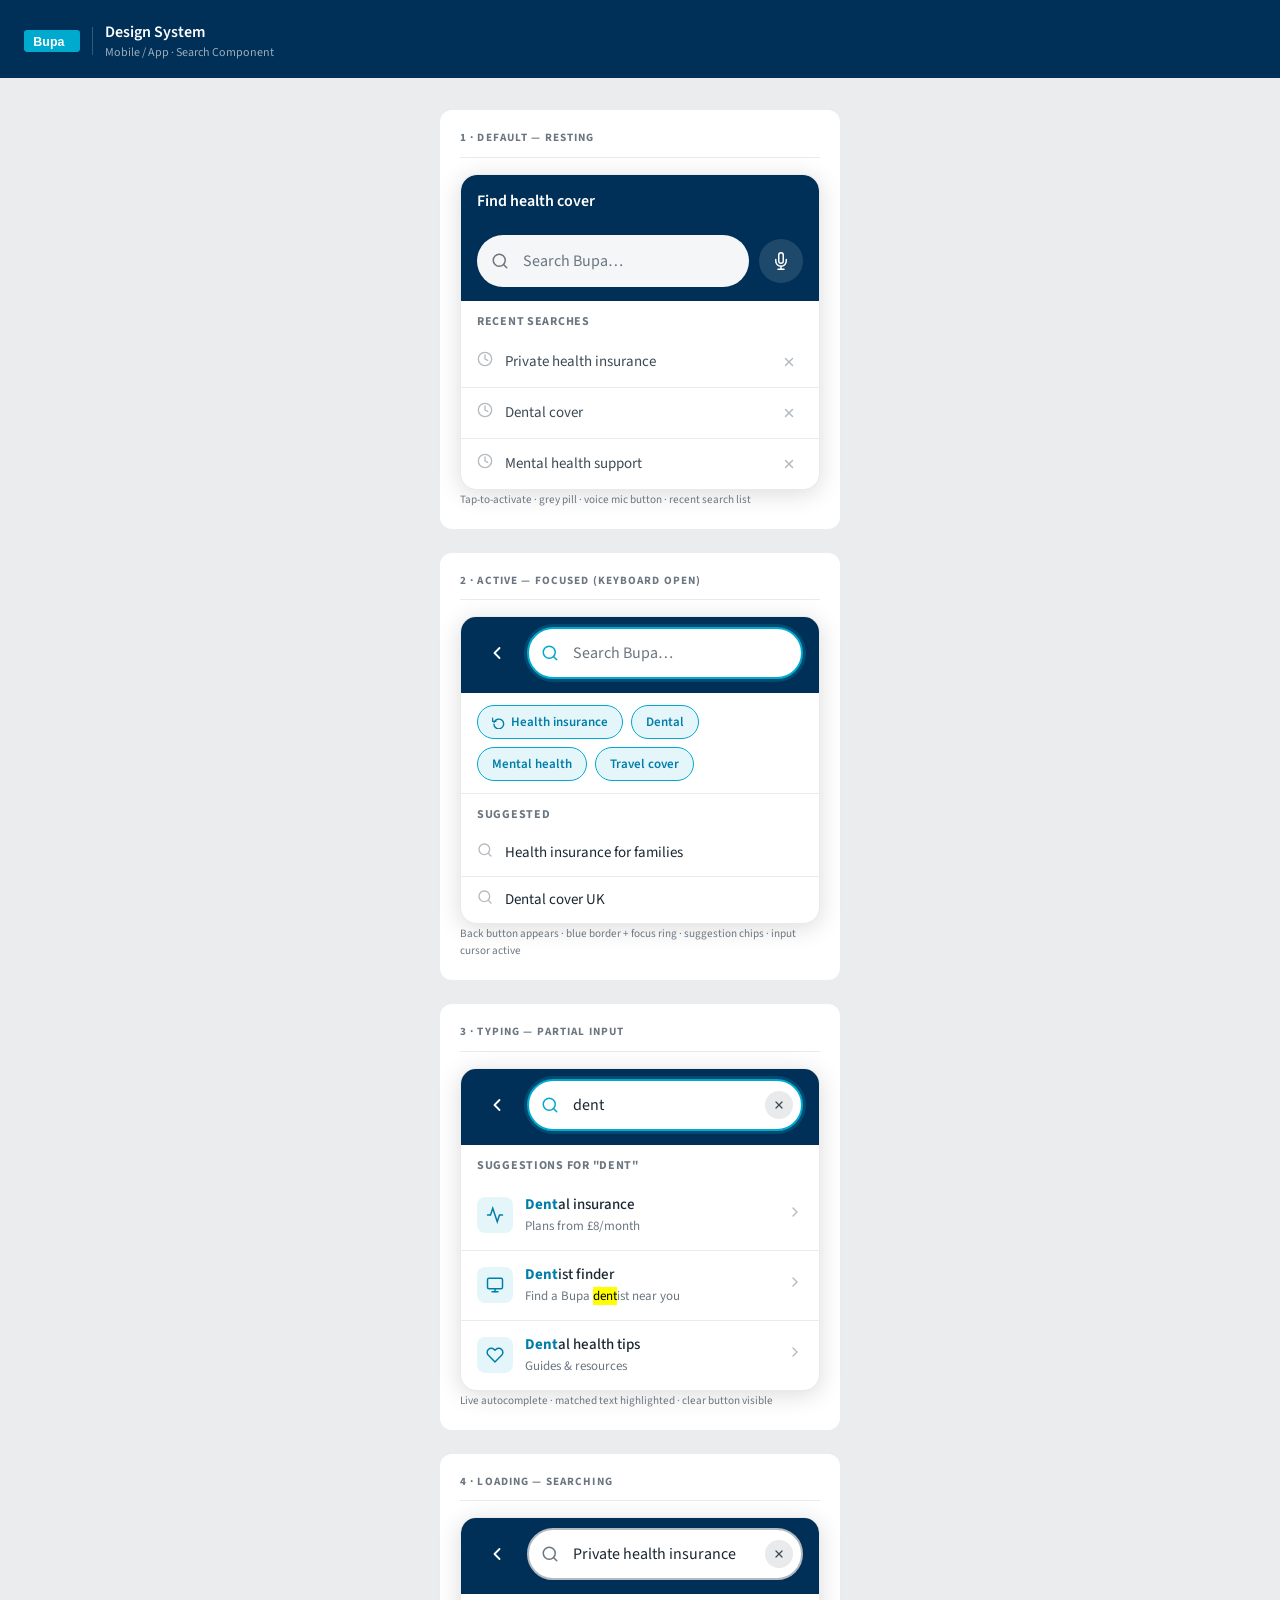
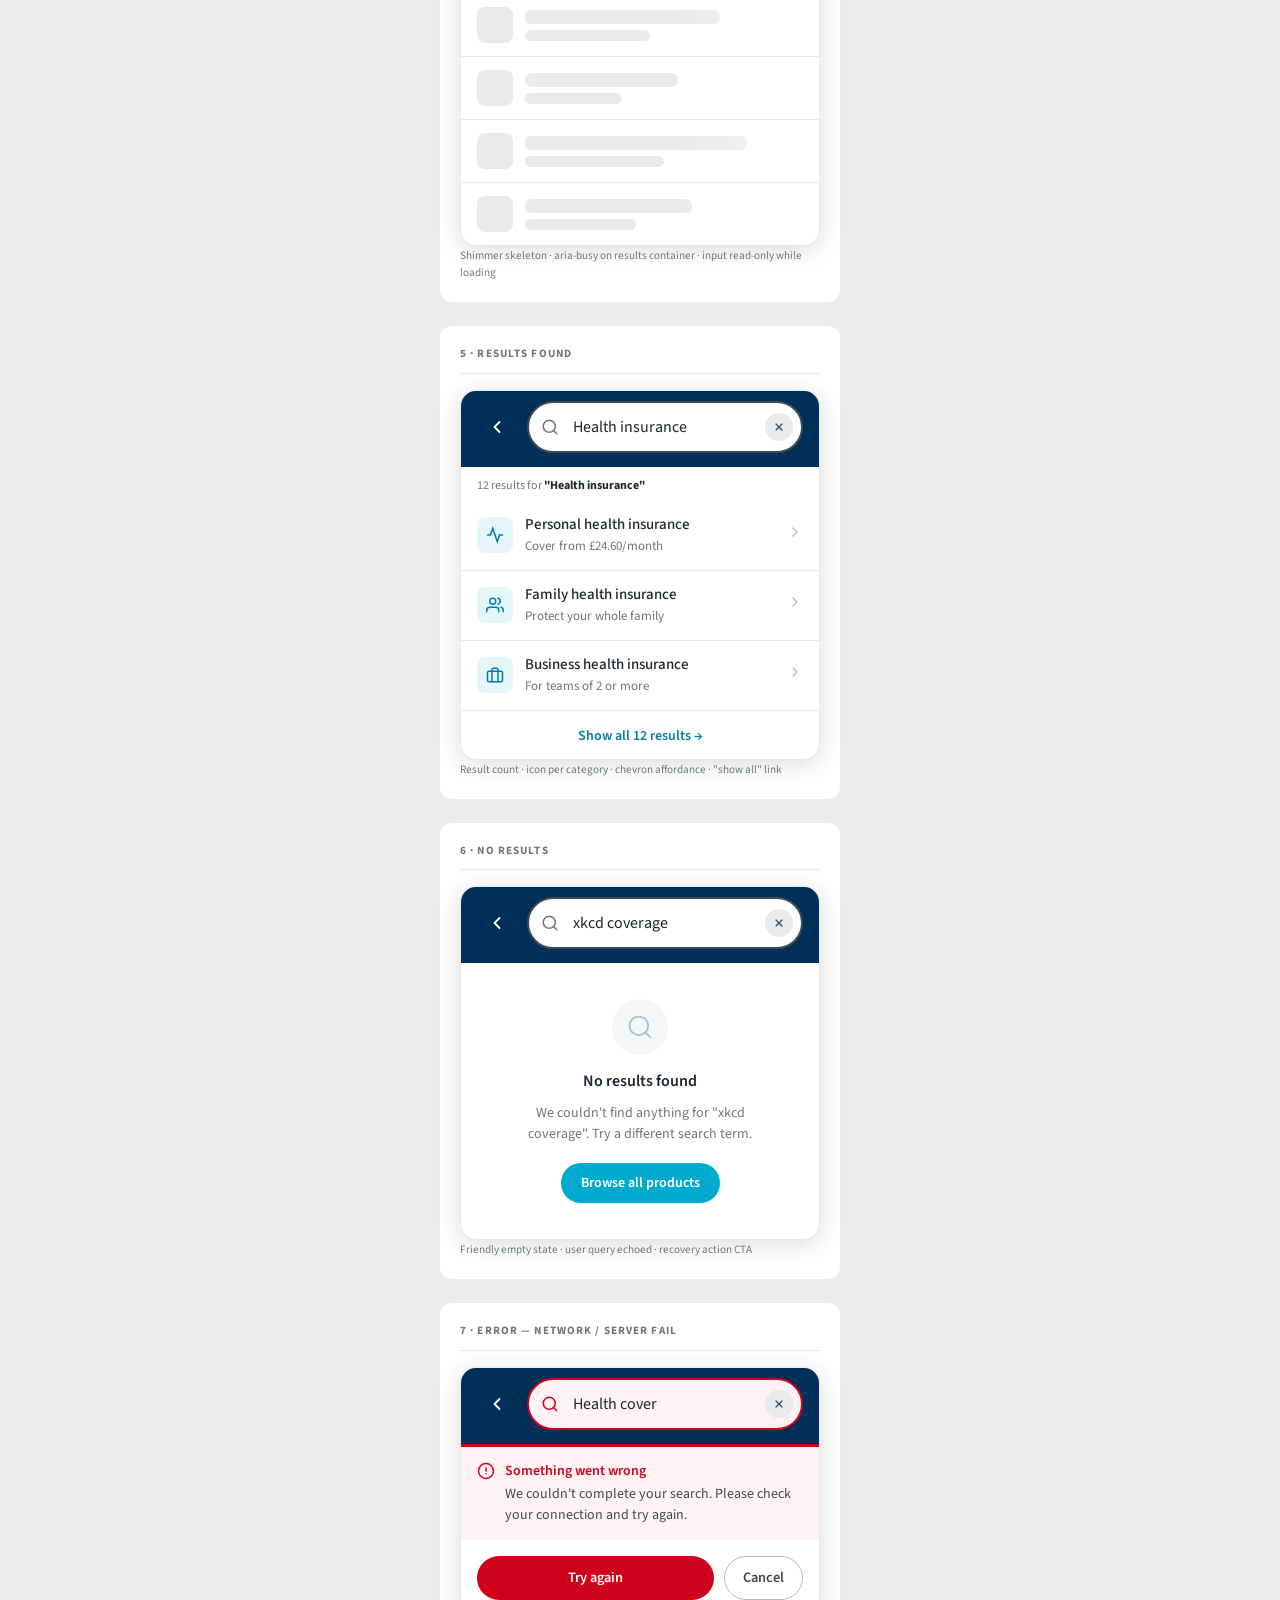
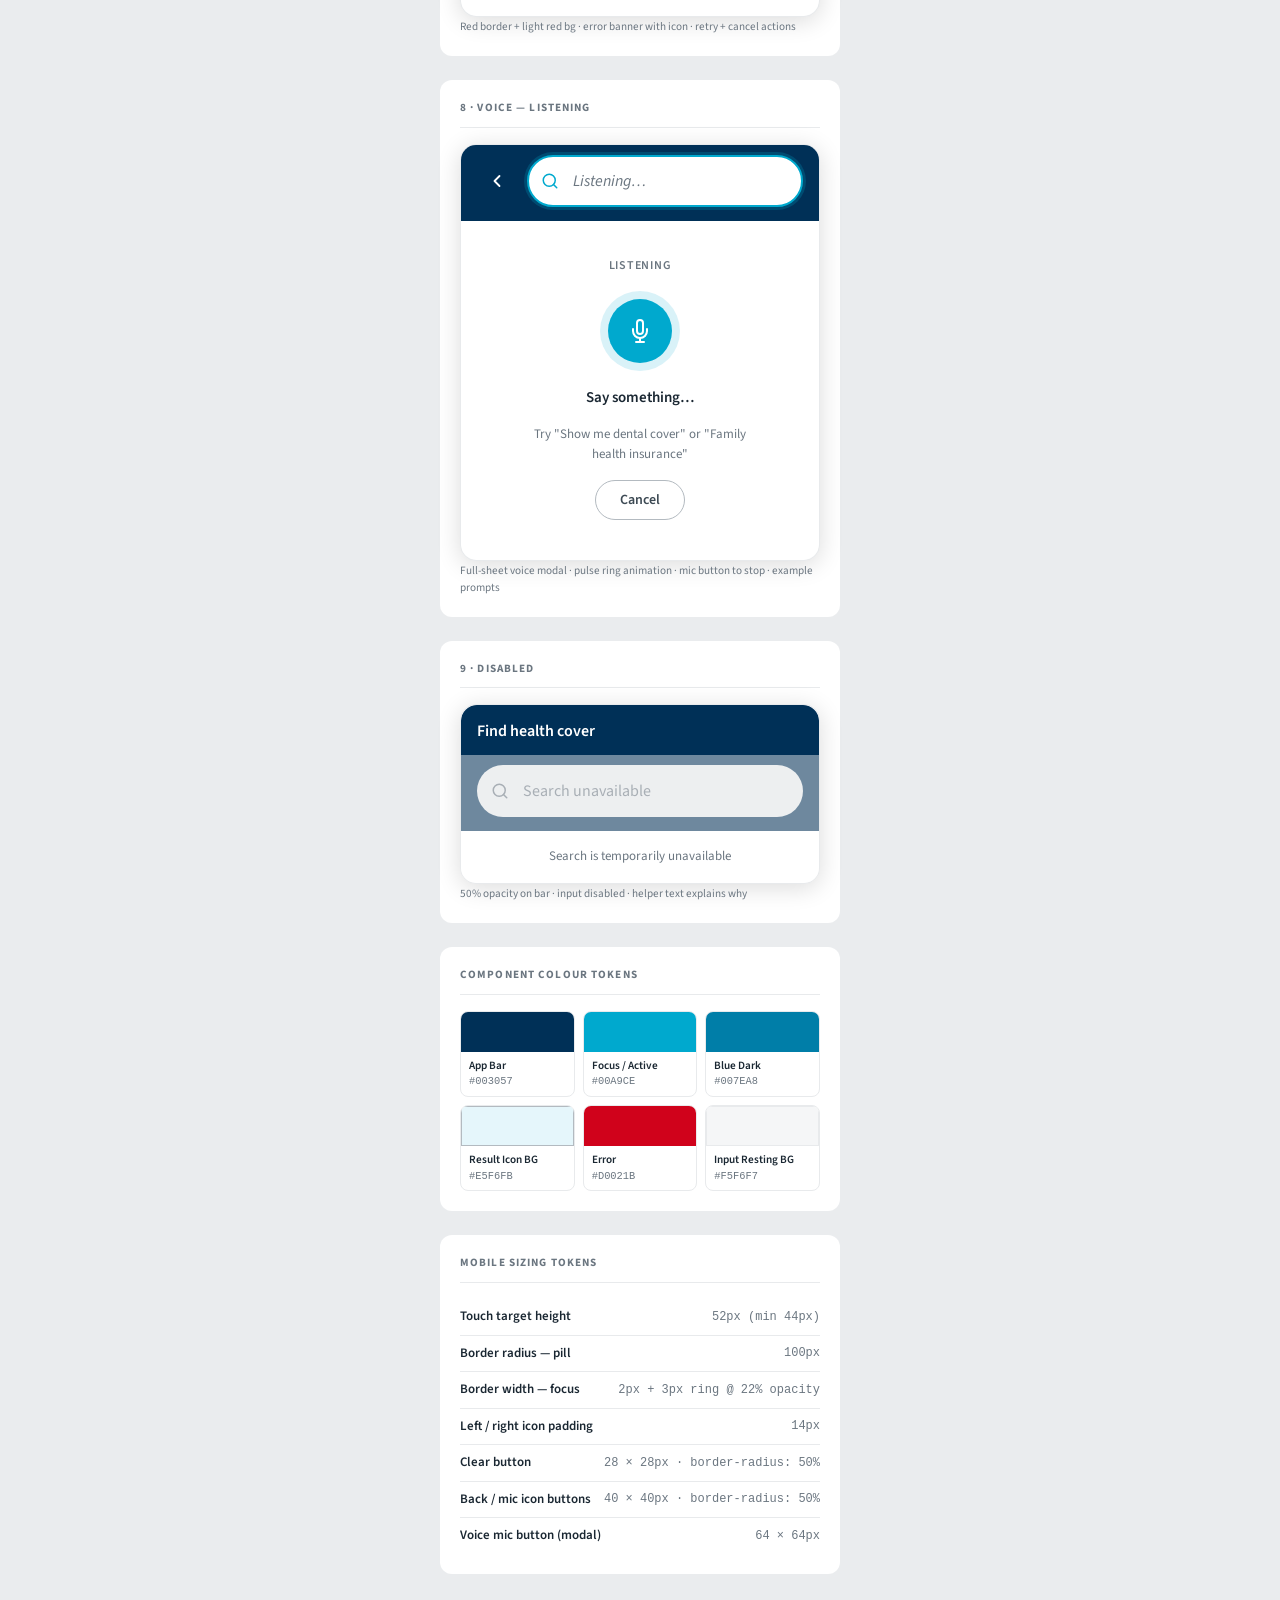
<file: bupa-search-mobile.html>
<!DOCTYPE html>
<html lang="en">
<head>
  <meta charset="UTF-8" />
  <meta name="viewport" content="width=device-width, initial-scale=1.0" />
  <title>Bupa Design System · Mobile Search Component</title>
  <link rel="preconnect" href="https://fonts.googleapis.com" />
  <link rel="preconnect" href="https://fonts.gstatic.com" crossorigin />
  <link href="https://fonts.googleapis.com/css2?family=Source+Sans+3:wght@400;500;600;700&display=swap" rel="stylesheet" />
  <link rel="icon" type="image/svg+xml" href="favicon.svg" />
  <style>

    /* ── Bupa Tokens ── */
    :root {
      --bupa-navy:       #003057;
      --bupa-blue:       #00A9CE;
      --bupa-blue-dark:  #007EA8;
      --bupa-blue-light: #E5F6FB;
      --bupa-white:      #FFFFFF;
      --bupa-grey-05:    #F5F6F7;
      --bupa-grey-10:    #E8EAEC;
      --bupa-grey-30:    #B3BAC0;
      --bupa-grey-60:    #6B7680;
      --bupa-grey-80:    #3D4A54;
      --bupa-text:       #1A2732;
      --bupa-error:      #D0021B;
      --bupa-error-bg:   #FFF2F4;

      /* Mobile-specific */
      --touch-target:    52px;   /* min touch height */
      --pill-radius:     100px;
      --font-body:       'Source Sans 3', system-ui, sans-serif;
    }

    *, *::before, *::after { box-sizing: border-box; margin: 0; padding: 0; }
    html { font-size: 16px; -webkit-text-size-adjust: 100%; }
    body {
      font-family: var(--font-body);
      background: #EAECEE;
      color: var(--bupa-text);
      line-height: 1.5;
    }

    /* ── Page chrome ── */
    .page-header {
      background: var(--bupa-navy);
      padding: 20px 24px 16px;
      display: flex;
      align-items: center;
      gap: 12px;
    }
    .page-header h1 { font-size: 1rem; font-weight: 600; color: #fff; }
    .page-header p  { font-size: 0.75rem; color: rgba(255,255,255,0.6); }
    .page-header-divider { width: 1px; height: 28px; background: rgba(255,255,255,0.2); }

    .page-content {
      max-width: 440px;
      margin: 0 auto;
      padding: 32px 20px 64px;
      display: flex;
      flex-direction: column;
      gap: 24px;
    }

    /* ── Section card ── */
    .ds-section {
      background: var(--bupa-white);
      border-radius: 12px;
      padding: 20px;
    }
    .ds-section-title {
      font-size: 0.7rem;
      font-weight: 700;
      letter-spacing: 0.1em;
      text-transform: uppercase;
      color: var(--bupa-grey-60);
      margin-bottom: 16px;
      padding-bottom: 10px;
      border-bottom: 1px solid var(--bupa-grey-10);
    }
    .state-grid {
      display: flex;
      flex-direction: column;
      gap: 20px;
    }
    .state-block { display: flex; flex-direction: column; gap: 6px; }
    .state-label {
      font-size: 0.7rem;
      font-weight: 700;
      letter-spacing: 0.06em;
      text-transform: uppercase;
      color: var(--bupa-grey-60);
    }
    .state-meta {
      font-size: 0.7rem;
      color: var(--bupa-grey-60);
      margin-top: 2px;
    }

    /* ════════════════════════════════
       MOBILE SEARCH — CORE COMPONENT
    ════════════════════════════════ */

    /* App top bar (mimics native app chrome) */
    .app-bar {
      background: var(--bupa-navy);
      border-radius: 16px 16px 0 0;
      padding: 14px 16px 12px;
      display: flex;
      align-items: center;
      gap: 12px;
    }
    .app-bar__back {
      width: 40px; height: 40px;
      border-radius: 50%;
      border: none;
      background: rgba(255,255,255,0.1);
      color: #fff;
      display: flex; align-items: center; justify-content: center;
      cursor: pointer;
      flex-shrink: 0;
    }
    .app-bar__title {
      font-size: 1rem;
      font-weight: 600;
      color: #fff;
      flex: 1;
    }

    /* Search bar wrapper */
    .m-search-bar {
      display: flex;
      align-items: center;
      gap: 10px;
      padding: 10px 16px 14px;
      background: var(--bupa-navy);
    }

    /* Back chevron button (visible when active) */
    .m-search-back {
      width: 40px; height: 40px;
      border-radius: 50%;
      border: none;
      background: transparent;
      color: var(--bupa-white);
      display: flex; align-items: center; justify-content: center;
      cursor: pointer;
      flex-shrink: 0;
      padding: 0;
    }
    .m-search-back:focus-visible { outline: 2px solid var(--bupa-blue); outline-offset: 2px; }

    /* The pill input shell */
    .m-search-field {
      position: relative;
      flex: 1;
      display: flex;
      align-items: center;
    }

    /* Left search icon */
    .m-search-field__icon {
      position: absolute;
      left: 14px;
      top: 50%;
      transform: translateY(-50%);
      color: var(--bupa-grey-60);
      pointer-events: none;
      display: flex;
      align-items: center;
      z-index: 1;
      transition: color 0.18s ease;
    }

    /* The input */
    .m-search-input {
      width: 100%;
      height: var(--touch-target);
      padding: 0 44px 0 44px;
      font-family: var(--font-body);
      font-size: 1rem;
      color: var(--bupa-text);
      background: var(--bupa-white);
      border: 2px solid transparent;
      border-radius: var(--pill-radius);
      outline: none;
      -webkit-appearance: none;
      appearance: none;
      transition: border-color 0.18s ease, box-shadow 0.18s ease, background 0.18s ease;
    }
    .m-search-input::placeholder { color: var(--bupa-grey-60); }

    /* Clear button inside input */
    .m-search-clear {
      position: absolute;
      right: 10px;
      top: 50%;
      transform: translateY(-50%);
      width: 28px; height: 28px;
      border-radius: 50%;
      border: none;
      background: var(--bupa-grey-10);
      color: var(--bupa-grey-80);
      display: flex; align-items: center; justify-content: center;
      cursor: pointer;
      padding: 0;
      transition: background 0.18s, opacity 0.18s;
      z-index: 1;
    }
    .m-search-clear:hover { background: var(--bupa-grey-30); }
    .m-search-clear:focus-visible { outline: 2px solid var(--bupa-blue); outline-offset: 2px; }
    .m-search-clear.is-hidden { opacity: 0; pointer-events: none; }

    /* Voice / mic button — right of input bar */
    .m-search-voice {
      width: 44px; height: 44px;
      border-radius: 50%;
      border: none;
      background: rgba(255,255,255,0.12);
      color: var(--bupa-white);
      display: flex; align-items: center; justify-content: center;
      cursor: pointer;
      flex-shrink: 0;
      padding: 0;
      transition: background 0.18s;
    }
    .m-search-voice:hover { background: rgba(255,255,255,0.22); }
    .m-search-voice:focus-visible { outline: 2px solid var(--bupa-blue); outline-offset: 2px; }

    /* Bottom sheet / results area */
    .m-result-sheet {
      background: var(--bupa-white);
      border-radius: 0 0 16px 16px;
      overflow: hidden;
    }

    /* Wrapper that glues bar + sheet into one phone frame */
    .phone-frame {
      background: var(--bupa-grey-05);
      border-radius: 16px;
      overflow: hidden;
      box-shadow: 0 4px 24px rgba(0,0,0,0.14);
      border: 1px solid var(--bupa-grey-10);
    }

    /* ── Result list items ── */
    .m-result-item {
      display: flex;
      align-items: center;
      gap: 12px;
      padding: 13px 16px;
      border-bottom: 1px solid var(--bupa-grey-10);
      cursor: pointer;
    }
    .m-result-item:last-child { border-bottom: none; }
    .m-result-item__icon {
      width: 36px; height: 36px;
      border-radius: 8px;
      background: var(--bupa-blue-light);
      color: var(--bupa-blue-dark);
      display: flex; align-items: center; justify-content: center;
      flex-shrink: 0;
    }
    .m-result-item__text { flex: 1; }
    .m-result-item__title { font-size: 0.9375rem; font-weight: 500; color: var(--bupa-text); }
    .m-result-item__sub   { font-size: 0.8125rem; color: var(--bupa-grey-60); margin-top: 1px; }
    .m-result-item__chevron { color: var(--bupa-grey-30); }

    /* highlight matched text */
    .m-result-item__title mark {
      background: none;
      color: var(--bupa-blue-dark);
      font-weight: 700;
    }

    /* ── Suggestion chips ── */
    .chip-row {
      display: flex;
      flex-wrap: wrap;
      gap: 8px;
      padding: 12px 16px;
      border-bottom: 1px solid var(--bupa-grey-10);
    }
    .chip {
      height: 34px;
      padding: 0 14px;
      border-radius: 100px;
      border: 1.5px solid var(--bupa-blue);
      background: var(--bupa-blue-light);
      color: var(--bupa-blue-dark);
      font-family: var(--font-body);
      font-size: 0.8125rem;
      font-weight: 600;
      cursor: pointer;
      display: flex; align-items: center; gap: 6px;
    }

    /* ── Recent searches ── */
    .section-subhead {
      font-size: 0.75rem;
      font-weight: 700;
      letter-spacing: 0.06em;
      text-transform: uppercase;
      color: var(--bupa-grey-60);
      padding: 12px 16px 6px;
    }
    .m-recent-item {
      display: flex;
      align-items: center;
      gap: 12px;
      padding: 11px 16px;
      border-bottom: 1px solid var(--bupa-grey-10);
    }
    .m-recent-item:last-child { border-bottom: none; }
    .m-recent-item__icon { color: var(--bupa-grey-30); }
    .m-recent-item__label {
      flex: 1;
      font-size: 0.9375rem;
      color: var(--bupa-grey-80);
    }
    .m-recent-item__remove {
      width: 28px; height: 28px;
      border-radius: 50%;
      border: none;
      background: transparent;
      color: var(--bupa-grey-30);
      display: flex; align-items: center; justify-content: center;
      cursor: pointer;
      padding: 0;
    }

    /* ── Empty / no results ── */
    .m-empty {
      padding: 36px 24px;
      text-align: center;
      display: flex;
      flex-direction: column;
      align-items: center;
      gap: 10px;
    }
    .m-empty__icon {
      width: 56px; height: 56px;
      border-radius: 50%;
      background: var(--bupa-grey-05);
      display: flex; align-items: center; justify-content: center;
      color: var(--bupa-grey-30);
      margin-bottom: 4px;
    }
    .m-empty__title { font-size: 1rem; font-weight: 600; color: var(--bupa-text); }
    .m-empty__body  { font-size: 0.875rem; color: var(--bupa-grey-60); max-width: 240px; }

    /* ── Error banner ── */
    .m-error-banner {
      display: flex;
      align-items: flex-start;
      gap: 10px;
      background: #FFF2F4;
      border-top: 3px solid var(--bupa-error);
      padding: 14px 16px;
      color: var(--bupa-error);
      font-size: 0.875rem;
    }
    .m-error-banner__icon { flex-shrink: 0; margin-top: 1px; }

    /* ── Skeleton loading ── */
    @keyframes shimmer {
      0%   { background-position: -300px 0; }
      100% { background-position: 300px 0; }
    }
    .skeleton {
      background: linear-gradient(90deg, var(--bupa-grey-10) 25%, var(--bupa-grey-05) 50%, var(--bupa-grey-10) 75%);
      background-size: 600px 100%;
      animation: shimmer 1.2s infinite linear;
      border-radius: 6px;
    }
    .m-skel-item {
      display: flex; align-items: center; gap: 12px;
      padding: 13px 16px;
      border-bottom: 1px solid var(--bupa-grey-10);
    }
    .m-skel-item:last-child { border-bottom: none; }
    .m-skel-icon  { width: 36px; height: 36px; border-radius: 8px; flex-shrink: 0; }
    .m-skel-lines { flex: 1; display: flex; flex-direction: column; gap: 6px; }
    .m-skel-title { height: 14px; width: 70%; }
    .m-skel-sub   { height: 11px; width: 45%; }

    /* ── Voice listening state ── */
    @keyframes pulse-ring {
      0%   { transform: scale(1);   opacity: 0.7; }
      70%  { transform: scale(1.9); opacity: 0;   }
      100% { transform: scale(1.9); opacity: 0;   }
    }
    .m-voice-modal {
      background: var(--bupa-white);
      border-radius: 0 0 16px 16px;
      display: flex;
      flex-direction: column;
      align-items: center;
      padding: 36px 24px 40px;
      gap: 16px;
    }
    .m-voice-ring-wrap {
      position: relative;
      width: 80px; height: 80px;
      display: flex; align-items: center; justify-content: center;
    }
    .m-voice-ring {
      position: absolute;
      inset: 0;
      border-radius: 50%;
      background: rgba(0,169,206,0.15);
      animation: pulse-ring 1.6s ease-out infinite;
    }
    .m-voice-btn {
      width: 64px; height: 64px;
      border-radius: 50%;
      border: none;
      background: var(--bupa-blue);
      color: var(--bupa-white);
      display: flex; align-items: center; justify-content: center;
      cursor: pointer;
      position: relative;
      z-index: 1;
    }
    .m-voice-label {
      font-size: 0.9375rem;
      font-weight: 600;
      color: var(--bupa-text);
    }
    .m-voice-sublabel {
      font-size: 0.8125rem;
      color: var(--bupa-grey-60);
      text-align: center;
      max-width: 220px;
    }
    .m-voice-cancel {
      height: 40px;
      padding: 0 24px;
      border-radius: 100px;
      border: 1.5px solid var(--bupa-grey-30);
      background: transparent;
      color: var(--bupa-grey-80);
      font-family: var(--font-body);
      font-size: 0.875rem;
      font-weight: 600;
      cursor: pointer;
    }

    /* ── Colour tokens ── */
    .colour-grid {
      display: grid;
      grid-template-columns: repeat(3, 1fr);
      gap: 8px;
    }
    .colour-chip { border-radius: 8px; overflow: hidden; border: 1px solid var(--bupa-grey-10); }
    .colour-chip__swatch { height: 40px; }
    .colour-chip__info { padding: 6px 8px; }
    .colour-chip__name { font-size: 0.7rem; font-weight: 600; }
    .colour-chip__hex  { font-size: 0.65rem; color: var(--bupa-grey-60); font-family: monospace; }

    /* ── Token table ── */
    .token-row {
      display: flex;
      align-items: center;
      gap: 10px;
      padding: 8px 0;
      border-bottom: 1px solid var(--bupa-grey-10);
      font-size: 0.8125rem;
    }
    .token-row:last-child { border-bottom: none; }
    .token-name  { font-weight: 600; flex: 1; }
    .token-value { color: var(--bupa-grey-60); font-family: monospace; font-size: 0.75rem; }

  </style>
</head>
<body>

<!-- Page header -->
<header class="page-header">
  <svg width="56" height="22" viewBox="0 0 72 28" fill="none" xmlns="http://www.w3.org/2000/svg">
    <rect width="72" height="28" rx="4" fill="#00A9CE"/>
    <text x="12" y="20" font-family="Arial" font-weight="700" font-size="16" fill="white">Bupa</text>
  </svg>
  <div class="page-header-divider"></div>
  <div>
    <h1>Design System</h1>
    <p>Mobile / App · Search Component</p>
  </div>
</header>

<main class="page-content">


  <!-- ════════ STATE 1: DEFAULT — resting ════════ -->
  <div class="ds-section">
    <p class="ds-section-title">1 · Default — Resting</p>
    <div class="phone-frame">
      <div class="app-bar">
        <div class="app-bar__title">Find health cover</div>
      </div>
      <div class="m-search-bar">
        <div class="m-search-field">
          <span class="m-search-field__icon" aria-hidden="true">
            <svg width="18" height="18" viewBox="0 0 24 24" fill="none" stroke="currentColor" stroke-width="2" stroke-linecap="round" stroke-linejoin="round"><circle cx="11" cy="11" r="8"/><line x1="21" y1="21" x2="16.65" y2="16.65"/></svg>
          </span>
          <input class="m-search-input" type="text" placeholder="Search Bupa…" aria-label="Search" readonly
            style="background:#F5F6F7; border-color:transparent;" />
          <button class="m-search-clear is-hidden" type="button" aria-label="Clear"></button>
        </div>
        <button class="m-search-voice" type="button" aria-label="Voice search">
          <svg width="18" height="18" viewBox="0 0 24 24" fill="none" stroke="currentColor" stroke-width="2" stroke-linecap="round" stroke-linejoin="round"><path d="M12 1a3 3 0 0 0-3 3v8a3 3 0 0 0 6 0V4a3 3 0 0 0-3-3z"/><path d="M19 10v2a7 7 0 0 1-14 0v-2"/><line x1="12" y1="19" x2="12" y2="23"/><line x1="8" y1="23" x2="16" y2="23"/></svg>
        </button>
      </div>
      <div class="m-result-sheet">
        <p class="section-subhead">Recent searches</p>
        <div class="m-recent-item">
          <span class="m-recent-item__icon"><svg width="16" height="16" viewBox="0 0 24 24" fill="none" stroke="currentColor" stroke-width="2" stroke-linecap="round" stroke-linejoin="round"><circle cx="12" cy="12" r="10"/><polyline points="12 6 12 12 16 14"/></svg></span>
          <span class="m-recent-item__label">Private health insurance</span>
          <button class="m-recent-item__remove" aria-label="Remove">
            <svg width="14" height="14" viewBox="0 0 24 24" fill="none" stroke="currentColor" stroke-width="2.5" stroke-linecap="round"><line x1="18" y1="6" x2="6" y2="18"/><line x1="6" y1="6" x2="18" y2="18"/></svg>
          </button>
        </div>
        <div class="m-recent-item">
          <span class="m-recent-item__icon"><svg width="16" height="16" viewBox="0 0 24 24" fill="none" stroke="currentColor" stroke-width="2" stroke-linecap="round" stroke-linejoin="round"><circle cx="12" cy="12" r="10"/><polyline points="12 6 12 12 16 14"/></svg></span>
          <span class="m-recent-item__label">Dental cover</span>
          <button class="m-recent-item__remove" aria-label="Remove">
            <svg width="14" height="14" viewBox="0 0 24 24" fill="none" stroke="currentColor" stroke-width="2.5" stroke-linecap="round"><line x1="18" y1="6" x2="6" y2="18"/><line x1="6" y1="6" x2="18" y2="18"/></svg>
          </button>
        </div>
        <div class="m-recent-item">
          <span class="m-recent-item__icon"><svg width="16" height="16" viewBox="0 0 24 24" fill="none" stroke="currentColor" stroke-width="2" stroke-linecap="round" stroke-linejoin="round"><circle cx="12" cy="12" r="10"/><polyline points="12 6 12 12 16 14"/></svg></span>
          <span class="m-recent-item__label">Mental health support</span>
          <button class="m-recent-item__remove" aria-label="Remove">
            <svg width="14" height="14" viewBox="0 0 24 24" fill="none" stroke="currentColor" stroke-width="2.5" stroke-linecap="round"><line x1="18" y1="6" x2="6" y2="18"/><line x1="6" y1="6" x2="18" y2="18"/></svg>
          </button>
        </div>
      </div>
    </div>
    <p class="state-meta">Tap-to-activate · grey pill · voice mic button · recent search list</p>
  </div>


  <!-- ════════ STATE 2: ACTIVE / FOCUSED — keyboard open ════════ -->
  <div class="ds-section">
    <p class="ds-section-title">2 · Active — Focused (keyboard open)</p>
    <div class="phone-frame">
      <div class="m-search-bar" style="background:var(--bupa-navy);">
        <button class="m-search-back" type="button" aria-label="Close search">
          <svg width="20" height="20" viewBox="0 0 24 24" fill="none" stroke="currentColor" stroke-width="2.2" stroke-linecap="round" stroke-linejoin="round"><polyline points="15 18 9 12 15 6"/></svg>
        </button>
        <div class="m-search-field">
          <span class="m-search-field__icon" aria-hidden="true" style="color:var(--bupa-blue);">
            <svg width="18" height="18" viewBox="0 0 24 24" fill="none" stroke="currentColor" stroke-width="2" stroke-linecap="round" stroke-linejoin="round"><circle cx="11" cy="11" r="8"/><line x1="21" y1="21" x2="16.65" y2="16.65"/></svg>
          </span>
          <input class="m-search-input" type="text" placeholder="Search Bupa…" aria-label="Search" readonly
            style="border-color:var(--bupa-blue); box-shadow:0 0 0 3px rgba(0,169,206,0.22);" />
          <button class="m-search-clear is-hidden" type="button" aria-label="Clear">
            <svg width="12" height="12" viewBox="0 0 24 24" fill="none" stroke="currentColor" stroke-width="2.5" stroke-linecap="round"><line x1="18" y1="6" x2="6" y2="18"/><line x1="6" y1="6" x2="18" y2="18"/></svg>
          </button>
        </div>
      </div>
      <div class="m-result-sheet">
        <div class="chip-row">
          <button class="chip" type="button">
            <svg width="13" height="13" viewBox="0 0 24 24" fill="none" stroke="currentColor" stroke-width="2.5" stroke-linecap="round"><polyline points="1 4 1 10 7 10"/><path d="M3.51 15a9 9 0 1 0 .49-3.2"/></svg>
            Health insurance
          </button>
          <button class="chip" type="button">Dental</button>
          <button class="chip" type="button">Mental health</button>
          <button class="chip" type="button">Travel cover</button>
        </div>
        <p class="section-subhead">Suggested</p>
        <div class="m-recent-item">
          <span class="m-recent-item__icon"><svg width="16" height="16" viewBox="0 0 24 24" fill="none" stroke="currentColor" stroke-width="2" stroke-linecap="round" stroke-linejoin="round"><circle cx="11" cy="11" r="8"/><line x1="21" y1="21" x2="16.65" y2="16.65"/></svg></span>
          <span class="m-recent-item__label" style="color:var(--bupa-text);">Health insurance for families</span>
        </div>
        <div class="m-recent-item">
          <span class="m-recent-item__icon"><svg width="16" height="16" viewBox="0 0 24 24" fill="none" stroke="currentColor" stroke-width="2" stroke-linecap="round" stroke-linejoin="round"><circle cx="11" cy="11" r="8"/><line x1="21" y1="21" x2="16.65" y2="16.65"/></svg></span>
          <span class="m-recent-item__label" style="color:var(--bupa-text);">Dental cover UK</span>
        </div>
      </div>
    </div>
    <p class="state-meta">Back button appears · blue border + focus ring · suggestion chips · input cursor active</p>
  </div>


  <!-- ════════ STATE 3: TYPING — partial input ════════ -->
  <div class="ds-section">
    <p class="ds-section-title">3 · Typing — Partial input</p>
    <div class="phone-frame">
      <div class="m-search-bar">
        <button class="m-search-back" type="button" aria-label="Close search">
          <svg width="20" height="20" viewBox="0 0 24 24" fill="none" stroke="currentColor" stroke-width="2.2" stroke-linecap="round" stroke-linejoin="round"><polyline points="15 18 9 12 15 6"/></svg>
        </button>
        <div class="m-search-field">
          <span class="m-search-field__icon" aria-hidden="true" style="color:var(--bupa-blue);">
            <svg width="18" height="18" viewBox="0 0 24 24" fill="none" stroke="currentColor" stroke-width="2" stroke-linecap="round" stroke-linejoin="round"><circle cx="11" cy="11" r="8"/><line x1="21" y1="21" x2="16.65" y2="16.65"/></svg>
          </span>
          <input class="m-search-input" type="text" value="dent" aria-label="Search" readonly
            style="border-color:var(--bupa-blue); box-shadow:0 0 0 3px rgba(0,169,206,0.22);" />
          <button class="m-search-clear" type="button" aria-label="Clear">
            <svg width="12" height="12" viewBox="0 0 24 24" fill="none" stroke="currentColor" stroke-width="2.5" stroke-linecap="round"><line x1="18" y1="6" x2="6" y2="18"/><line x1="6" y1="6" x2="18" y2="18"/></svg>
          </button>
        </div>
      </div>
      <div class="m-result-sheet">
        <p class="section-subhead">Suggestions for "dent"</p>
        <div class="m-result-item">
          <div class="m-result-item__icon"><svg width="18" height="18" viewBox="0 0 24 24" fill="none" stroke="currentColor" stroke-width="2" stroke-linecap="round"><path d="M22 12h-4l-3 9L9 3l-3 9H2"/></svg></div>
          <div class="m-result-item__text">
            <p class="m-result-item__title"><mark>Dent</mark>al insurance</p>
            <p class="m-result-item__sub">Plans from £8/month</p>
          </div>
          <span class="m-result-item__chevron"><svg width="16" height="16" viewBox="0 0 24 24" fill="none" stroke="currentColor" stroke-width="2" stroke-linecap="round"><polyline points="9 18 15 12 9 6"/></svg></span>
        </div>
        <div class="m-result-item">
          <div class="m-result-item__icon"><svg width="18" height="18" viewBox="0 0 24 24" fill="none" stroke="currentColor" stroke-width="2" stroke-linecap="round"><rect x="2" y="3" width="20" height="14" rx="2"/><line x1="8" y1="21" x2="16" y2="21"/><line x1="12" y1="17" x2="12" y2="21"/></svg></div>
          <div class="m-result-item__text">
            <p class="m-result-item__title"><mark>Dent</mark>ist finder</p>
            <p class="m-result-item__sub">Find a Bupa <mark>dent</mark>ist near you</p>
          </div>
          <span class="m-result-item__chevron"><svg width="16" height="16" viewBox="0 0 24 24" fill="none" stroke="currentColor" stroke-width="2" stroke-linecap="round"><polyline points="9 18 15 12 9 6"/></svg></span>
        </div>
        <div class="m-result-item">
          <div class="m-result-item__icon"><svg width="18" height="18" viewBox="0 0 24 24" fill="none" stroke="currentColor" stroke-width="2" stroke-linecap="round"><path d="M20.84 4.61a5.5 5.5 0 0 0-7.78 0L12 5.67l-1.06-1.06a5.5 5.5 0 0 0-7.78 7.78l1.06 1.06L12 21.23l7.78-7.78 1.06-1.06a5.5 5.5 0 0 0 0-7.78z"/></svg></div>
          <div class="m-result-item__text">
            <p class="m-result-item__title"><mark>Dent</mark>al health tips</p>
            <p class="m-result-item__sub">Guides &amp; resources</p>
          </div>
          <span class="m-result-item__chevron"><svg width="16" height="16" viewBox="0 0 24 24" fill="none" stroke="currentColor" stroke-width="2" stroke-linecap="round"><polyline points="9 18 15 12 9 6"/></svg></span>
        </div>
      </div>
    </div>
    <p class="state-meta">Live autocomplete · matched text highlighted · clear button visible</p>
  </div>


  <!-- ════════ STATE 4: LOADING — skeleton ════════ -->
  <div class="ds-section">
    <p class="ds-section-title">4 · Loading — Searching</p>
    <div class="phone-frame">
      <div class="m-search-bar">
        <button class="m-search-back" type="button" aria-label="Close search">
          <svg width="20" height="20" viewBox="0 0 24 24" fill="none" stroke="currentColor" stroke-width="2.2" stroke-linecap="round" stroke-linejoin="round"><polyline points="15 18 9 12 15 6"/></svg>
        </button>
        <div class="m-search-field">
          <span class="m-search-field__icon" aria-hidden="true" style="color:var(--bupa-grey-60);">
            <svg width="18" height="18" viewBox="0 0 24 24" fill="none" stroke="currentColor" stroke-width="2" stroke-linecap="round" stroke-linejoin="round"><circle cx="11" cy="11" r="8"/><line x1="21" y1="21" x2="16.65" y2="16.65"/></svg>
          </span>
          <input class="m-search-input" type="text" value="Private health insurance" aria-label="Search" readonly
            style="border-color:var(--bupa-grey-30);" aria-busy="true" />
          <button class="m-search-clear" type="button" aria-label="Clear">
            <svg width="12" height="12" viewBox="0 0 24 24" fill="none" stroke="currentColor" stroke-width="2.5" stroke-linecap="round"><line x1="18" y1="6" x2="6" y2="18"/><line x1="6" y1="6" x2="18" y2="18"/></svg>
          </button>
        </div>
      </div>
      <div class="m-result-sheet" aria-busy="true" role="status" aria-label="Loading results">
        <div class="m-skel-item">
          <div class="skeleton m-skel-icon"></div>
          <div class="m-skel-lines"><div class="skeleton m-skel-title"></div><div class="skeleton m-skel-sub"></div></div>
        </div>
        <div class="m-skel-item">
          <div class="skeleton m-skel-icon"></div>
          <div class="m-skel-lines"><div class="skeleton m-skel-title" style="width:55%"></div><div class="skeleton m-skel-sub" style="width:35%"></div></div>
        </div>
        <div class="m-skel-item">
          <div class="skeleton m-skel-icon"></div>
          <div class="m-skel-lines"><div class="skeleton m-skel-title" style="width:80%"></div><div class="skeleton m-skel-sub" style="width:50%"></div></div>
        </div>
        <div class="m-skel-item">
          <div class="skeleton m-skel-icon"></div>
          <div class="m-skel-lines"><div class="skeleton m-skel-title" style="width:60%"></div><div class="skeleton m-skel-sub" style="width:40%"></div></div>
        </div>
      </div>
    </div>
    <p class="state-meta">Shimmer skeleton · aria-busy on results container · input read-only while loading</p>
  </div>


  <!-- ════════ STATE 5: RESULTS FOUND ════════ -->
  <div class="ds-section">
    <p class="ds-section-title">5 · Results Found</p>
    <div class="phone-frame">
      <div class="m-search-bar">
        <button class="m-search-back" type="button" aria-label="Close search">
          <svg width="20" height="20" viewBox="0 0 24 24" fill="none" stroke="currentColor" stroke-width="2.2" stroke-linecap="round" stroke-linejoin="round"><polyline points="15 18 9 12 15 6"/></svg>
        </button>
        <div class="m-search-field">
          <span class="m-search-field__icon" aria-hidden="true">
            <svg width="18" height="18" viewBox="0 0 24 24" fill="none" stroke="currentColor" stroke-width="2" stroke-linecap="round" stroke-linejoin="round"><circle cx="11" cy="11" r="8"/><line x1="21" y1="21" x2="16.65" y2="16.65"/></svg>
          </span>
          <input class="m-search-input" type="text" value="Health insurance" aria-label="Search" readonly
            style="border-color:var(--bupa-grey-80);" />
          <button class="m-search-clear" type="button" aria-label="Clear">
            <svg width="12" height="12" viewBox="0 0 24 24" fill="none" stroke="currentColor" stroke-width="2.5" stroke-linecap="round"><line x1="18" y1="6" x2="6" y2="18"/><line x1="6" y1="6" x2="18" y2="18"/></svg>
          </button>
        </div>
      </div>
      <div class="m-result-sheet">
        <div style="padding:10px 16px 6px; font-size:0.75rem; color:var(--bupa-grey-60);">12 results for <strong style="color:var(--bupa-text);">"Health insurance"</strong></div>
        <div class="m-result-item">
          <div class="m-result-item__icon" style="background:#E5F6FB;"><svg width="18" height="18" viewBox="0 0 24 24" fill="none" stroke="#007EA8" stroke-width="2" stroke-linecap="round"><path d="M22 12h-4l-3 9L9 3l-3 9H2"/></svg></div>
          <div class="m-result-item__text">
            <p class="m-result-item__title">Personal health insurance</p>
            <p class="m-result-item__sub">Cover from £24.60/month</p>
          </div>
          <span class="m-result-item__chevron"><svg width="16" height="16" viewBox="0 0 24 24" fill="none" stroke="currentColor" stroke-width="2" stroke-linecap="round"><polyline points="9 18 15 12 9 6"/></svg></span>
        </div>
        <div class="m-result-item">
          <div class="m-result-item__icon" style="background:#E5F6FB;"><svg width="18" height="18" viewBox="0 0 24 24" fill="none" stroke="#007EA8" stroke-width="2" stroke-linecap="round"><path d="M17 21v-2a4 4 0 0 0-4-4H5a4 4 0 0 0-4 4v2"/><circle cx="9" cy="7" r="4"/><path d="M23 21v-2a4 4 0 0 0-3-3.87"/><path d="M16 3.13a4 4 0 0 1 0 7.75"/></svg></div>
          <div class="m-result-item__text">
            <p class="m-result-item__title">Family health insurance</p>
            <p class="m-result-item__sub">Protect your whole family</p>
          </div>
          <span class="m-result-item__chevron"><svg width="16" height="16" viewBox="0 0 24 24" fill="none" stroke="currentColor" stroke-width="2" stroke-linecap="round"><polyline points="9 18 15 12 9 6"/></svg></span>
        </div>
        <div class="m-result-item">
          <div class="m-result-item__icon" style="background:#E5F6FB;"><svg width="18" height="18" viewBox="0 0 24 24" fill="none" stroke="#007EA8" stroke-width="2" stroke-linecap="round"><rect x="2" y="7" width="20" height="14" rx="2"/><path d="M16 21V5a2 2 0 0 0-2-2h-4a2 2 0 0 0-2 2v16"/></svg></div>
          <div class="m-result-item__text">
            <p class="m-result-item__title">Business health insurance</p>
            <p class="m-result-item__sub">For teams of 2 or more</p>
          </div>
          <span class="m-result-item__chevron"><svg width="16" height="16" viewBox="0 0 24 24" fill="none" stroke="currentColor" stroke-width="2" stroke-linecap="round"><polyline points="9 18 15 12 9 6"/></svg></span>
        </div>
        <div style="padding:12px 16px; text-align:center;">
          <button type="button" style="font-family:var(--font-body); font-size:0.875rem; font-weight:600; color:var(--bupa-blue-dark); background:none; border:none; cursor:pointer;">Show all 12 results →</button>
        </div>
      </div>
    </div>
    <p class="state-meta">Result count · icon per category · chevron affordance · "show all" link</p>
  </div>


  <!-- ════════ STATE 6: NO RESULTS / EMPTY ════════ -->
  <div class="ds-section">
    <p class="ds-section-title">6 · No Results</p>
    <div class="phone-frame">
      <div class="m-search-bar">
        <button class="m-search-back" type="button" aria-label="Close search">
          <svg width="20" height="20" viewBox="0 0 24 24" fill="none" stroke="currentColor" stroke-width="2.2" stroke-linecap="round" stroke-linejoin="round"><polyline points="15 18 9 12 15 6"/></svg>
        </button>
        <div class="m-search-field">
          <span class="m-search-field__icon" aria-hidden="true">
            <svg width="18" height="18" viewBox="0 0 24 24" fill="none" stroke="currentColor" stroke-width="2" stroke-linecap="round" stroke-linejoin="round"><circle cx="11" cy="11" r="8"/><line x1="21" y1="21" x2="16.65" y2="16.65"/></svg>
          </span>
          <input class="m-search-input" type="text" value="xkcd coverage" aria-label="Search" readonly
            style="border-color:var(--bupa-grey-80);" aria-describedby="no-results-msg" />
          <button class="m-search-clear" type="button" aria-label="Clear">
            <svg width="12" height="12" viewBox="0 0 24 24" fill="none" stroke="currentColor" stroke-width="2.5" stroke-linecap="round"><line x1="18" y1="6" x2="6" y2="18"/><line x1="6" y1="6" x2="18" y2="18"/></svg>
          </button>
        </div>
      </div>
      <div class="m-result-sheet">
        <div class="m-empty" id="no-results-msg" role="status">
          <div class="m-empty__icon">
            <svg width="28" height="28" viewBox="0 0 24 24" fill="none" stroke="currentColor" stroke-width="1.5" stroke-linecap="round" stroke-linejoin="round"><circle cx="11" cy="11" r="8"/><line x1="21" y1="21" x2="16.65" y2="16.65"/></svg>
          </div>
          <p class="m-empty__title">No results found</p>
          <p class="m-empty__body">We couldn't find anything for "xkcd coverage". Try a different search term.</p>
          <button type="button" style="margin-top:8px; height:40px; padding:0 20px; border-radius:100px; border:none; background:var(--bupa-blue); color:#fff; font-family:var(--font-body); font-size:0.875rem; font-weight:600; cursor:pointer;">Browse all products</button>
        </div>
      </div>
    </div>
    <p class="state-meta">Friendly empty state · user query echoed · recovery action CTA</p>
  </div>


  <!-- ════════ STATE 7: ERROR ════════ -->
  <div class="ds-section">
    <p class="ds-section-title">7 · Error — Network / server fail</p>
    <div class="phone-frame">
      <div class="m-search-bar">
        <button class="m-search-back" type="button" aria-label="Close search">
          <svg width="20" height="20" viewBox="0 0 24 24" fill="none" stroke="currentColor" stroke-width="2.2" stroke-linecap="round" stroke-linejoin="round"><polyline points="15 18 9 12 15 6"/></svg>
        </button>
        <div class="m-search-field">
          <span class="m-search-field__icon" aria-hidden="true" style="color:var(--bupa-error);">
            <svg width="18" height="18" viewBox="0 0 24 24" fill="none" stroke="currentColor" stroke-width="2" stroke-linecap="round" stroke-linejoin="round"><circle cx="11" cy="11" r="8"/><line x1="21" y1="21" x2="16.65" y2="16.65"/></svg>
          </span>
          <input class="m-search-input" type="text" value="Health cover" aria-label="Search" readonly
            style="border-color:var(--bupa-error); background:#FFF2F4;" aria-invalid="true" aria-describedby="error-msg" />
          <button class="m-search-clear" type="button" aria-label="Clear">
            <svg width="12" height="12" viewBox="0 0 24 24" fill="none" stroke="currentColor" stroke-width="2.5" stroke-linecap="round"><line x1="18" y1="6" x2="6" y2="18"/><line x1="6" y1="6" x2="18" y2="18"/></svg>
          </button>
        </div>
      </div>
      <div class="m-result-sheet">
        <div class="m-error-banner" id="error-msg" role="alert">
          <span class="m-error-banner__icon">
            <svg width="18" height="18" viewBox="0 0 24 24" fill="none" stroke="currentColor" stroke-width="2" stroke-linecap="round"><circle cx="12" cy="12" r="10"/><line x1="12" y1="8" x2="12" y2="12"/><line x1="12" y1="16" x2="12.01" y2="16"/></svg>
          </span>
          <div>
            <p style="font-weight:600; margin-bottom:2px;">Something went wrong</p>
            <p style="color:var(--bupa-grey-80);">We couldn't complete your search. Please check your connection and try again.</p>
          </div>
        </div>
        <div style="padding:16px; display:flex; gap:10px;">
          <button type="button" style="flex:1; height:44px; border-radius:100px; border:none; background:var(--bupa-error); color:#fff; font-family:var(--font-body); font-size:0.9rem; font-weight:600; cursor:pointer;">Try again</button>
          <button type="button" style="height:44px; padding:0 18px; border-radius:100px; border:1.5px solid var(--bupa-grey-30); background:transparent; color:var(--bupa-grey-80); font-family:var(--font-body); font-size:0.9rem; font-weight:600; cursor:pointer;">Cancel</button>
        </div>
      </div>
    </div>
    <p class="state-meta">Red border + light red bg · error banner with icon · retry + cancel actions</p>
  </div>


  <!-- ════════ STATE 8: VOICE / MIC LISTENING ════════ -->
  <div class="ds-section">
    <p class="ds-section-title">8 · Voice — Listening</p>
    <div class="phone-frame">
      <div class="m-search-bar">
        <button class="m-search-back" type="button" aria-label="Close search">
          <svg width="20" height="20" viewBox="0 0 24 24" fill="none" stroke="currentColor" stroke-width="2.2" stroke-linecap="round" stroke-linejoin="round"><polyline points="15 18 9 12 15 6"/></svg>
        </button>
        <div class="m-search-field">
          <span class="m-search-field__icon" aria-hidden="true" style="color:var(--bupa-blue);">
            <svg width="18" height="18" viewBox="0 0 24 24" fill="none" stroke="currentColor" stroke-width="2" stroke-linecap="round" stroke-linejoin="round"><circle cx="11" cy="11" r="8"/><line x1="21" y1="21" x2="16.65" y2="16.65"/></svg>
          </span>
          <input class="m-search-input" type="text" placeholder="Listening…" aria-label="Voice search active" readonly
            style="border-color:var(--bupa-blue); box-shadow:0 0 0 3px rgba(0,169,206,0.22); font-style:italic; color:var(--bupa-grey-60);" />
        </div>
      </div>
      <div class="m-voice-modal" role="dialog" aria-label="Voice search" aria-live="polite">
        <p style="font-size:0.75rem; font-weight:600; letter-spacing:0.06em; text-transform:uppercase; color:var(--bupa-grey-60);">Listening</p>
        <div class="m-voice-ring-wrap">
          <div class="m-voice-ring"></div>
          <button class="m-voice-btn" type="button" aria-label="Stop listening">
            <svg width="24" height="24" viewBox="0 0 24 24" fill="none" stroke="currentColor" stroke-width="2" stroke-linecap="round" stroke-linejoin="round"><path d="M12 1a3 3 0 0 0-3 3v8a3 3 0 0 0 6 0V4a3 3 0 0 0-3-3z"/><path d="M19 10v2a7 7 0 0 1-14 0v-2"/><line x1="12" y1="19" x2="12" y2="23"/><line x1="8" y1="23" x2="16" y2="23"/></svg>
          </button>
        </div>
        <p class="m-voice-label">Say something…</p>
        <p class="m-voice-sublabel">Try "Show me dental cover" or "Family health insurance"</p>
        <button class="m-voice-cancel" type="button">Cancel</button>
      </div>
    </div>
    <p class="state-meta">Full-sheet voice modal · pulse ring animation · mic button to stop · example prompts</p>
  </div>


  <!-- ════════ STATE 9: DISABLED ════════ -->
  <div class="ds-section">
    <p class="ds-section-title">9 · Disabled</p>
    <div class="phone-frame">
      <div class="app-bar">
        <div class="app-bar__title">Find health cover</div>
      </div>
      <div class="m-search-bar" style="opacity:0.55; pointer-events:none;">
        <div class="m-search-field">
          <span class="m-search-field__icon" aria-hidden="true">
            <svg width="18" height="18" viewBox="0 0 24 24" fill="none" stroke="currentColor" stroke-width="2" stroke-linecap="round" stroke-linejoin="round"><circle cx="11" cy="11" r="8"/><line x1="21" y1="21" x2="16.65" y2="16.65"/></svg>
          </span>
          <input class="m-search-input" type="text" placeholder="Search unavailable" aria-label="Search" disabled
            style="background:var(--bupa-grey-10); border-color:transparent; cursor:not-allowed;" />
        </div>
      </div>
      <div style="padding:16px; font-size:0.8125rem; color:var(--bupa-grey-60); text-align:center; background:var(--bupa-white);">
        Search is temporarily unavailable
      </div>
    </div>
    <p class="state-meta">50% opacity on bar · input disabled · helper text explains why</p>
  </div>


  <!-- ════════ COLOUR TOKENS ════════ -->
  <div class="ds-section">
    <p class="ds-section-title">Component Colour Tokens</p>
    <div class="colour-grid">
      <div class="colour-chip"><div class="colour-chip__swatch" style="background:#003057;"></div><div class="colour-chip__info"><p class="colour-chip__name">App Bar</p><p class="colour-chip__hex">#003057</p></div></div>
      <div class="colour-chip"><div class="colour-chip__swatch" style="background:#00A9CE;"></div><div class="colour-chip__info"><p class="colour-chip__name">Focus / Active</p><p class="colour-chip__hex">#00A9CE</p></div></div>
      <div class="colour-chip"><div class="colour-chip__swatch" style="background:#007EA8;"></div><div class="colour-chip__info"><p class="colour-chip__name">Blue Dark</p><p class="colour-chip__hex">#007EA8</p></div></div>
      <div class="colour-chip"><div class="colour-chip__swatch" style="background:#E5F6FB; border:1px solid #B3BAC0;"></div><div class="colour-chip__info"><p class="colour-chip__name">Result Icon BG</p><p class="colour-chip__hex">#E5F6FB</p></div></div>
      <div class="colour-chip"><div class="colour-chip__swatch" style="background:#D0021B;"></div><div class="colour-chip__info"><p class="colour-chip__name">Error</p><p class="colour-chip__hex">#D0021B</p></div></div>
      <div class="colour-chip"><div class="colour-chip__swatch" style="background:#F5F6F7; border:1px solid #E8EAEC;"></div><div class="colour-chip__info"><p class="colour-chip__name">Input Resting BG</p><p class="colour-chip__hex">#F5F6F7</p></div></div>
    </div>
  </div>


  <!-- ════════ SIZING TOKENS ════════ -->
  <div class="ds-section">
    <p class="ds-section-title">Mobile Sizing Tokens</p>
    <div class="token-row">
      <span class="token-name">Touch target height</span>
      <span class="token-value">52px (min 44px)</span>
    </div>
    <div class="token-row">
      <span class="token-name">Border radius — pill</span>
      <span class="token-value">100px</span>
    </div>
    <div class="token-row">
      <span class="token-name">Border width — focus</span>
      <span class="token-value">2px + 3px ring @ 22% opacity</span>
    </div>
    <div class="token-row">
      <span class="token-name">Left / right icon padding</span>
      <span class="token-value">14px</span>
    </div>
    <div class="token-row">
      <span class="token-name">Clear button</span>
      <span class="token-value">28 × 28px · border-radius: 50%</span>
    </div>
    <div class="token-row">
      <span class="token-name">Back / mic icon buttons</span>
      <span class="token-value">40 × 40px · border-radius: 50%</span>
    </div>
    <div class="token-row">
      <span class="token-name">Voice mic button (modal)</span>
      <span class="token-value">64 × 64px</span>
    </div>
  </div>


</main>
</body>
</html>
</file>
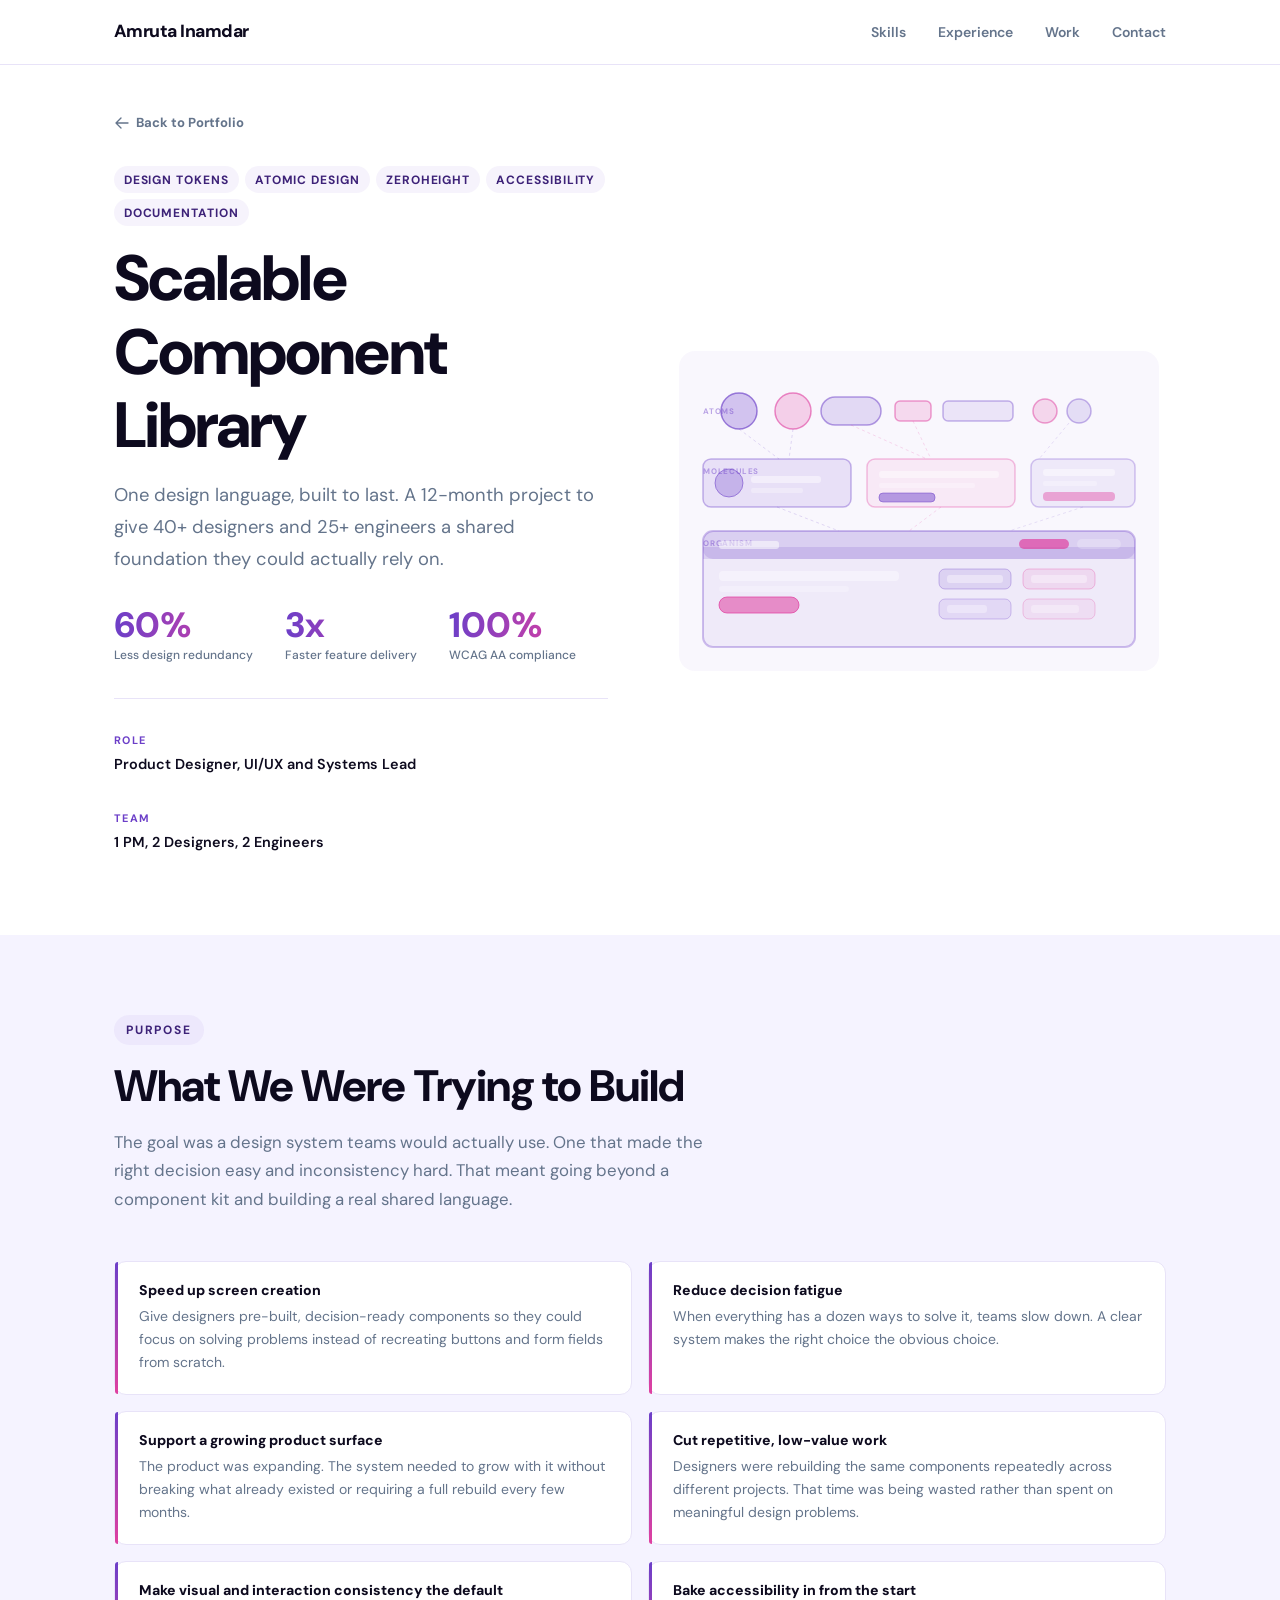
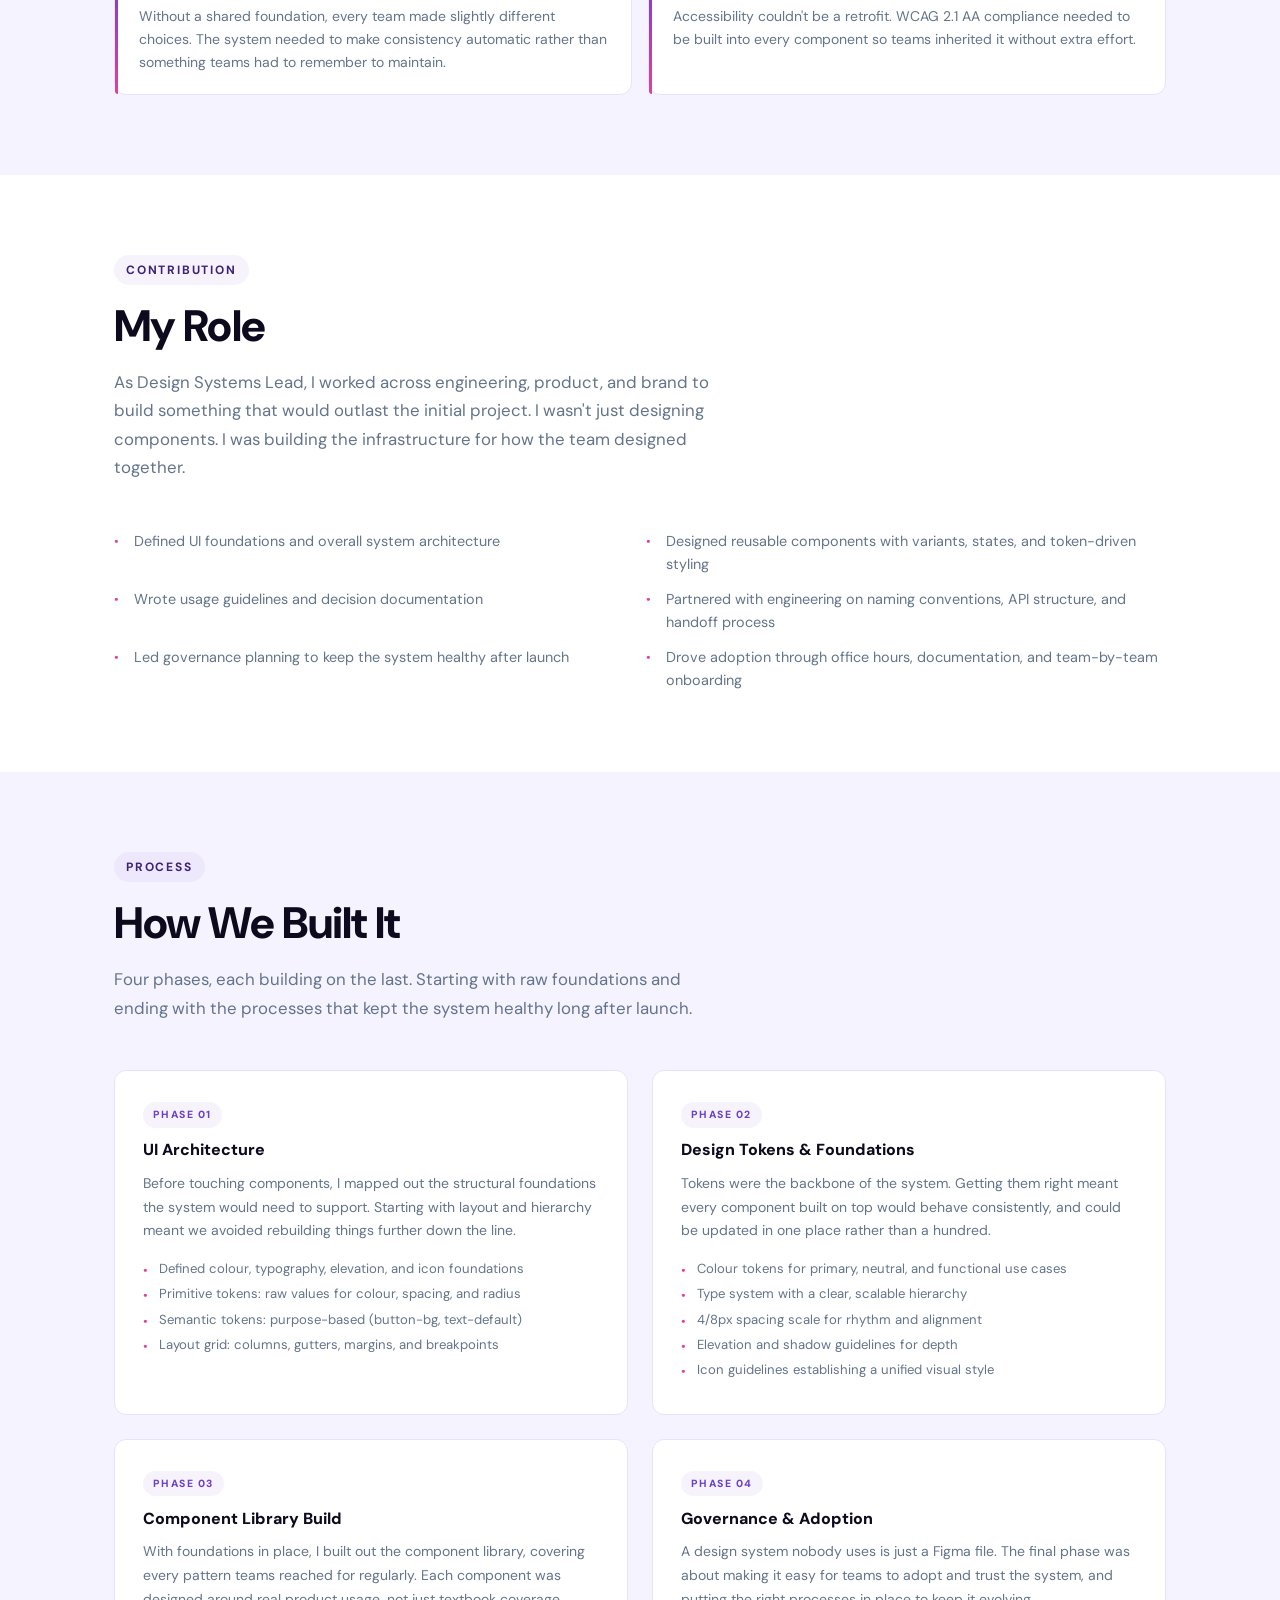
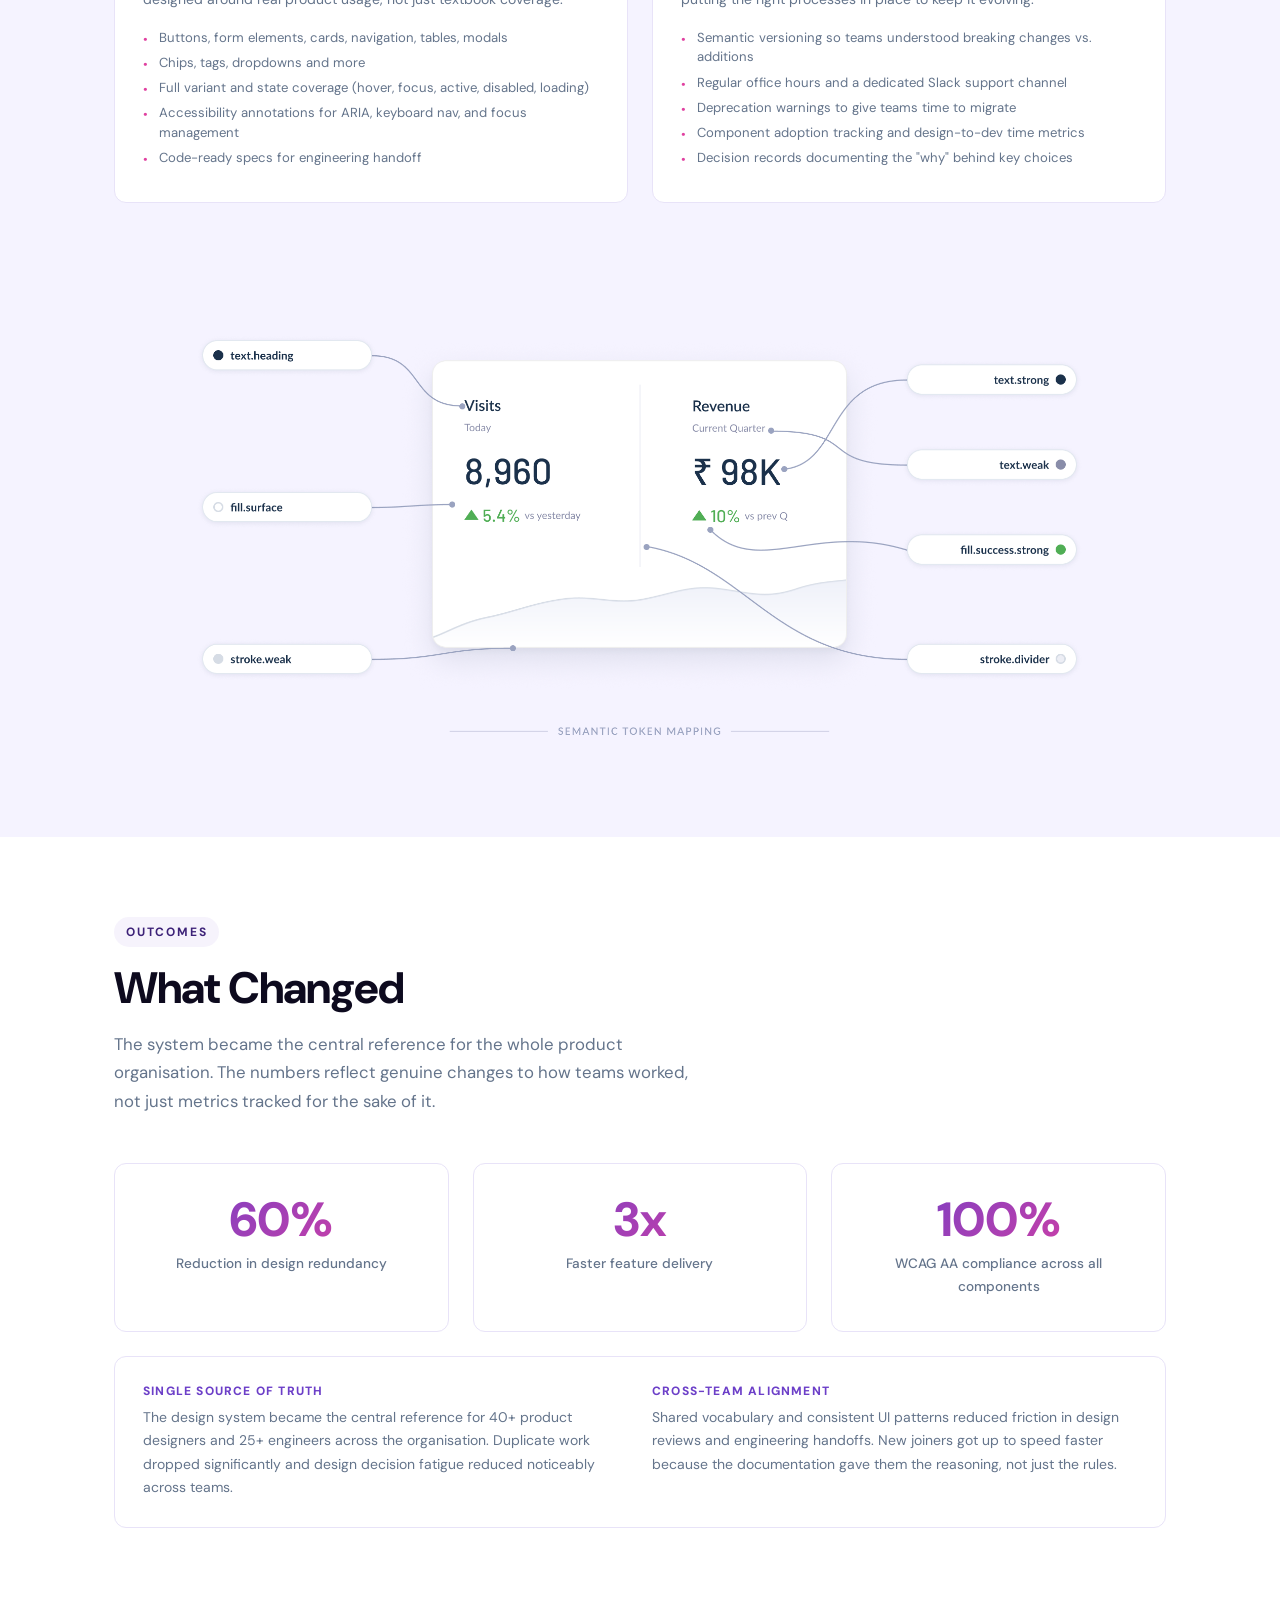
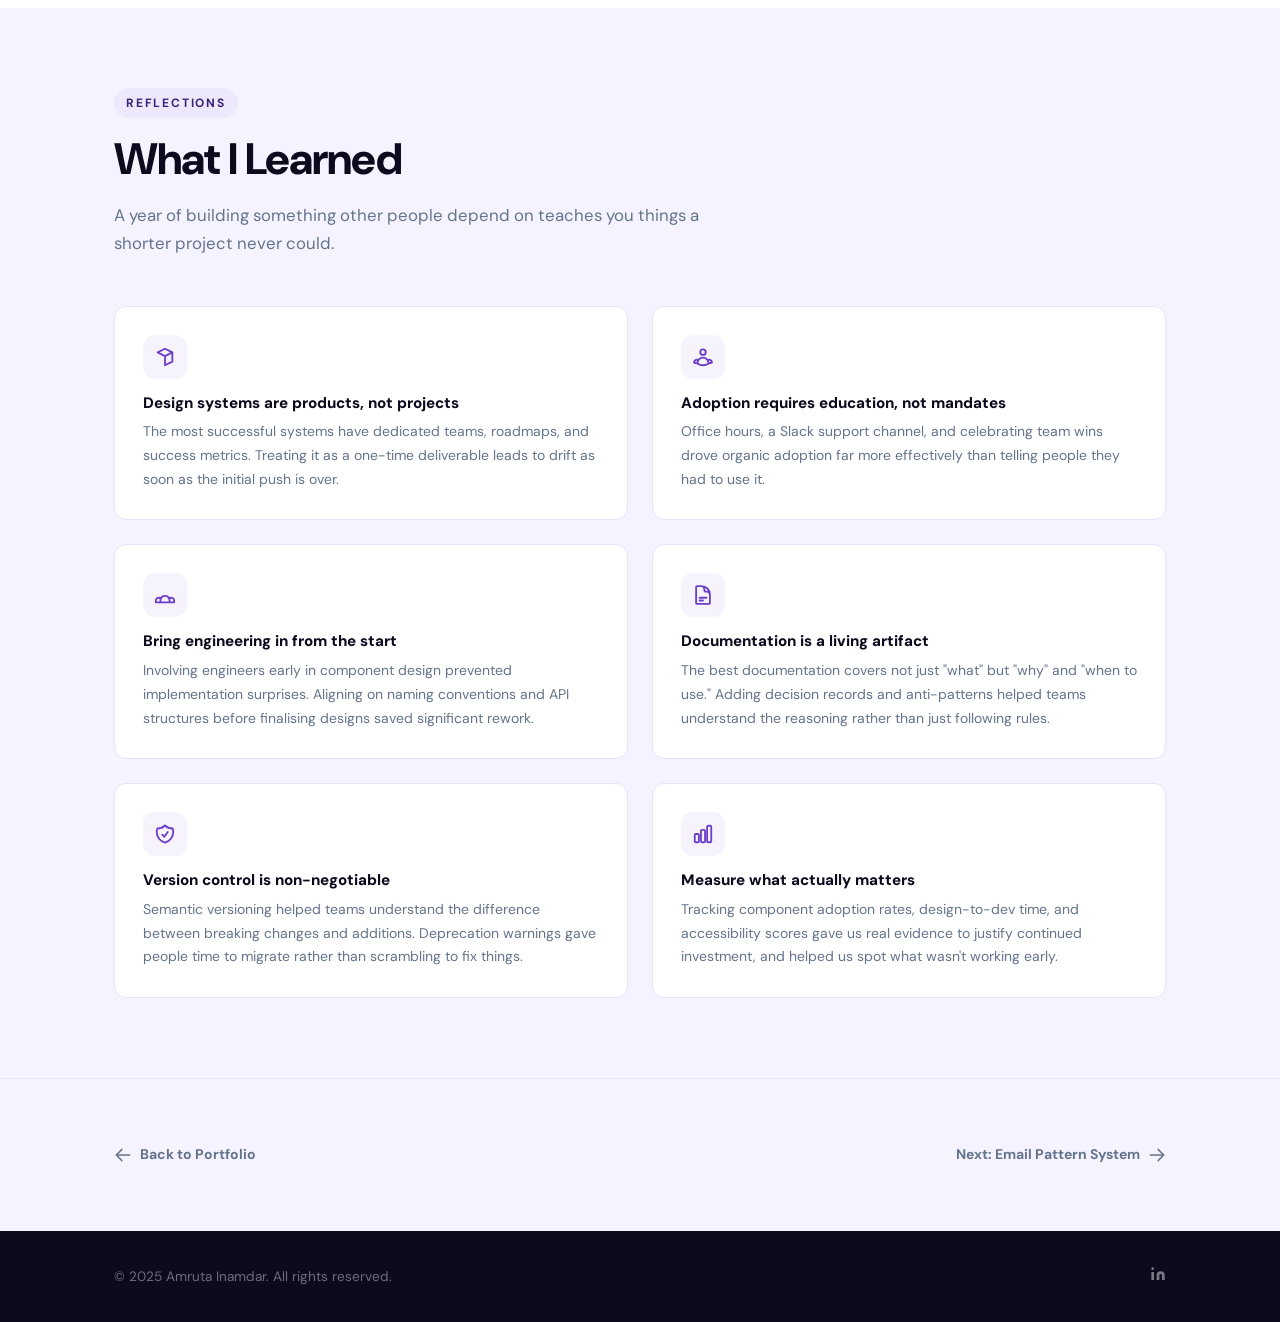
<file: design-system.html>
<!DOCTYPE html>
<html lang="en">

<head>
  <meta charset="UTF-8" />
  <meta name="viewport" content="width=device-width, initial-scale=1.0" />
  <meta name="description"
    content="Scalable Component Library: how Amruta Inamdar built a unified design system to give product teams a single source of truth from tokens to components." />
  <title>Scalable Component Library · Amruta Inamdar</title>
  <link rel="preconnect" href="https://fonts.googleapis.com" />
  <link rel="preconnect" href="https://fonts.gstatic.com" crossorigin />
  <link href="https://fonts.googleapis.com/css2?family=DM+Sans:wght@400;500;700;800&display=swap" rel="stylesheet" />
  <link rel="stylesheet" href="styles-v3.css" />
  <link rel="icon" type="image/svg+xml" href="favicon.svg" />
  <style>
    /* ── Case Study overrides ── */
    .cs-back {
      display: inline-flex;
      align-items: center;
      gap: 0.4rem;
      font-size: 0.82rem;
      font-weight: 700;
      color: var(--text-muted);
      margin-bottom: 2rem;
      transition: color var(--transition);
    }

    .cs-back:hover {
      color: var(--accent);
      opacity: 1;
    }

    .cs-back svg {
      width: 16px;
      height: 16px;
      stroke: currentColor;
      fill: none;
      flex-shrink: 0;
    }

    /* Hero */
    #cs-hero {
      padding-top: 7rem;
      padding-bottom: 5rem;
      background: var(--bg-primary);
    }

    .cs-hero-inner {
      display: grid;
      grid-template-columns: 1fr 1fr;
      gap: 4rem;
      align-items: center;
    }

    .cs-meta-row {
      display: flex;
      flex-wrap: wrap;
      gap: 2rem;
      margin-top: 2rem;
      padding-top: 2rem;
      border-top: 1px solid var(--border);
    }

    .cs-meta-item {
      display: flex;
      flex-direction: column;
      gap: 0.2rem;
    }

    .cs-meta-label {
      font-size: 0.68rem;
      font-weight: 700;
      letter-spacing: 0.12em;
      text-transform: uppercase;
      color: var(--accent);
    }

    .cs-meta-value {
      font-size: 0.9rem;
      font-weight: 600;
      color: var(--text-primary);
    }

    .cs-impact-strip {
      display: flex;
      gap: 2rem;
      flex-wrap: wrap;
      margin-top: 2rem;
    }

    .cs-stat {
      display: flex;
      flex-direction: column;
      gap: 0.15rem;
    }

    .cs-stat-num {
      font-size: 2.2rem;
      font-weight: 800;
      background: linear-gradient(90deg, var(--accent), var(--accent-2));
      -webkit-background-clip: text;
      -webkit-text-fill-color: transparent;
      background-clip: text;
      line-height: 1;
    }

    .cs-stat-label {
      font-size: 0.75rem;
      color: var(--text-muted);
      font-weight: 500;
    }

    .cs-hero-visual {
      display: flex;
      align-items: center;
      justify-content: center;
    }

    /* Section shared */
    .cs-section {
      padding: 5rem 0;
    }

    .cs-section:nth-child(even) {
      background: var(--bg-secondary);
    }

    /* Goals / challenge list */
    .challenge-list {
      list-style: none;
      display: grid;
      grid-template-columns: 1fr 1fr;
      gap: 1rem;
      margin-top: 2rem;
    }

    .challenge-item {
      background: var(--bg-card);
      border: 1px solid var(--border);
      border-radius: var(--radius);
      padding: 1.25rem 1.25rem 1.25rem 1.5rem;
      position: relative;
      transition: box-shadow var(--transition), transform var(--transition);
    }

    .challenge-item:hover {
      transform: translateY(-3px);
      box-shadow: 0 8px 32px rgba(108, 63, 200, 0.08);
    }

    .challenge-item::before {
      content: '';
      position: absolute;
      left: 0;
      top: 0;
      bottom: 0;
      width: 3px;
      background: linear-gradient(180deg, var(--accent), var(--accent-2));
      border-radius: 3px 0 0 3px;
    }

    .challenge-item h4 {
      font-size: 0.88rem;
      font-weight: 800;
      color: var(--text-primary);
      margin-bottom: 0.4rem;
    }

    .challenge-item p {
      font-size: 0.875rem;
      line-height: 1.65;
      color: var(--text-muted);
    }

    /* Role list */
    .role-list {
      list-style: none;
      margin-top: 1.5rem;
      display: grid;
      grid-template-columns: 1fr 1fr;
      gap: 0.75rem;
    }

    .role-list li {
      font-size: 0.9rem;
      color: var(--text-muted);
      padding-left: 1.25rem;
      position: relative;
      line-height: 1.6;
    }

    .role-list li::before {
      content: '·';
      position: absolute;
      left: 0;
      color: var(--accent-2);
      font-weight: 900;
      font-size: 1.1rem;
      line-height: 1.3;
    }

    /* Process phases */
    .phases-grid {
      display: grid;
      grid-template-columns: repeat(2, 1fr);
      gap: 1.5rem;
      margin-top: 2rem;
    }

    .phase-card {
      background: var(--bg-card);
      border: 1px solid var(--border);
      border-radius: var(--radius);
      padding: 1.75rem;
      transition: box-shadow var(--transition), transform var(--transition);
    }

    .phase-card:hover {
      transform: translateY(-4px);
      box-shadow: 0 12px 40px rgba(108, 63, 200, 0.1);
    }

    .phase-number {
      display: inline-block;
      font-size: 0.65rem;
      font-weight: 800;
      letter-spacing: 0.15em;
      text-transform: uppercase;
      color: var(--accent);
      background: var(--accent-dim);
      padding: 0.25rem 0.65rem;
      border-radius: 100px;
      margin-bottom: 0.85rem;
    }

    .phase-card h3 {
      font-size: 1rem;
      font-weight: 800;
      color: var(--text-primary);
      margin-bottom: 0.75rem;
    }

    .phase-card p {
      font-size: 0.875rem;
      line-height: 1.7;
      color: var(--text-muted);
    }

    .phase-findings {
      margin-top: 1rem;
      list-style: none;
    }

    .phase-findings li {
      font-size: 0.82rem;
      color: var(--text-muted);
      padding-left: 1rem;
      position: relative;
      margin-bottom: 0.35rem;
      line-height: 1.5;
    }

    .phase-findings li::before {
      content: '·';
      position: absolute;
      left: 0;
      color: var(--accent-2);
      font-weight: 900;
      font-size: 1.1rem;
      line-height: 1.3;
    }

    /* Impact metrics */
    .impact-metrics {
      display: grid;
      grid-template-columns: repeat(3, 1fr);
      gap: 1.5rem;
      margin-top: 2rem;
    }

    .impact-metric-card {
      background: var(--bg-card);
      border: 1px solid var(--border);
      border-radius: var(--radius);
      padding: 2rem 1.5rem;
      text-align: center;
    }

    .impact-metric-num {
      font-size: 3rem;
      font-weight: 800;
      background: linear-gradient(135deg, var(--accent), var(--accent-2));
      -webkit-background-clip: text;
      -webkit-text-fill-color: transparent;
      background-clip: text;
      line-height: 1;
      margin-bottom: 0.5rem;
    }

    .impact-metric-label {
      font-size: 0.85rem;
      color: var(--text-muted);
      font-weight: 500;
    }

    .impact-qual {
      background: var(--bg-card);
      border: 1px solid var(--border);
      border-radius: var(--radius);
      padding: 1.75rem;
      margin-top: 1.5rem;
      display: grid;
      grid-template-columns: 1fr 1fr;
      gap: 1.5rem;
    }

    .impact-qual-item h4 {
      font-size: 0.75rem;
      font-weight: 800;
      letter-spacing: 0.1em;
      text-transform: uppercase;
      color: var(--accent);
      margin-bottom: 0.5rem;
    }

    .impact-qual-item p {
      font-size: 0.875rem;
      color: var(--text-muted);
      line-height: 1.65;
    }

    /* Insights */
    .insights-grid {
      display: grid;
      grid-template-columns: repeat(2, 1fr);
      gap: 1.5rem;
      margin-top: 2rem;
    }

    .insight-card {
      background: var(--bg-card);
      border: 1px solid var(--border);
      border-radius: var(--radius);
      padding: 1.75rem;
      transition: box-shadow var(--transition), transform var(--transition);
    }

    .insight-card:hover {
      transform: translateY(-3px);
      box-shadow: 0 10px 36px rgba(108, 63, 200, 0.09);
    }

    .insight-icon {
      width: 44px;
      height: 44px;
      border-radius: 12px;
      background: var(--accent-dim);
      display: flex;
      align-items: center;
      justify-content: center;
      margin-bottom: 1rem;
    }

    .insight-icon svg {
      width: 22px;
      height: 22px;
      stroke: var(--accent);
      fill: none;
    }

    .insight-card h3 {
      font-size: 0.95rem;
      font-weight: 800;
      color: var(--text-primary);
      margin-bottom: 0.5rem;
    }

    .insight-card p {
      font-size: 0.875rem;
      color: var(--text-muted);
      line-height: 1.7;
    }

    /* Case nav footer */
    .cs-nav-footer {
      padding: 4rem 0;
      background: var(--bg-secondary);
      border-top: 1px solid var(--border);
    }

    .cs-nav-links {
      display: flex;
      justify-content: space-between;
      align-items: center;
      flex-wrap: wrap;
      gap: 1rem;
    }

    .cs-nav-link {
      display: inline-flex;
      align-items: center;
      gap: 0.5rem;
      font-size: 0.875rem;
      font-weight: 700;
      color: var(--text-muted);
      transition: color var(--transition);
    }

    .cs-nav-link:hover {
      color: var(--accent);
      opacity: 1;
    }

    .cs-nav-link svg {
      width: 18px;
      height: 18px;
      stroke: currentColor;
      fill: none;
    }

    /* Responsive */
    @media (max-width: 768px) {
      .cs-hero-inner {
        grid-template-columns: 1fr;
      }

      .cs-hero-visual {
        display: none;
      }

      .challenge-list {
        grid-template-columns: 1fr;
      }

      .role-list {
        grid-template-columns: 1fr;
      }

      .phases-grid {
        grid-template-columns: 1fr;
      }

      .impact-metrics {
        grid-template-columns: 1fr 1fr;
      }

      .impact-qual {
        grid-template-columns: 1fr;
      }

      .insights-grid {
        grid-template-columns: 1fr;
      }
    }

    @media (max-width: 480px) {
      .impact-metrics {
        grid-template-columns: 1fr;
      }
    }
  </style>
</head>

<body>

  <!-- ── Nav ── -->
  <nav>
    <div class="container nav-inner">
      <a href="index.html" class="nav-logo">Amruta Inamdar</a>
      <ul class="nav-links" id="nav-links">
        <li><a href="index.html#skills">Skills</a></li>
        <li><a href="index.html#experience">Experience</a></li>
        <li><a href="index.html#work">Work</a></li>
        <li><a href="index.html#contact">Contact</a></li>
      </ul>
      <button class="hamburger" id="hamburger" aria-label="Toggle navigation">
        <span></span><span></span><span></span>
      </button>
    </div>
  </nav>

  <!-- ── Hero ── -->
  <section id="cs-hero">
    <div class="container">

      <a href="index.html#work" class="cs-back">
        <svg xmlns="http://www.w3.org/2000/svg" viewBox="0 0 24 24" stroke-width="2">
          <path stroke-linecap="round" stroke-linejoin="round" d="M10.5 19.5 3 12m0 0 7.5-7.5M3 12h18" />
        </svg>
        Back to Portfolio
      </a>

      <div class="cs-hero-inner">

        <!-- Left: text -->
        <div>
          <div class="card-tags" style="margin-bottom:1rem;">
            <span class="card-tag">Design Tokens</span>
            <span class="card-tag">Atomic Design</span>
            <span class="card-tag">Zeroheight</span>
            <span class="card-tag">Accessibility</span>
            <span class="card-tag">Documentation</span>
          </div>

          <h1 style="font-size:clamp(2.2rem,5vw,4rem);margin-bottom:1rem;">Scalable Component<br>Library</h1>

          <p style="font-size:1.15rem;line-height:1.75;max-width:520px;">One design language, built to last. A 12-month
            project to give 40+ designers and 25+ engineers a shared foundation they could actually rely on.</p>

          <div class="cs-impact-strip">
            <div class="cs-stat">
              <span class="cs-stat-num">60%</span>
              <span class="cs-stat-label">Less design redundancy</span>
            </div>
            <div class="cs-stat">
              <span class="cs-stat-num">3x</span>
              <span class="cs-stat-label">Faster feature delivery</span>
            </div>
            <div class="cs-stat">
              <span class="cs-stat-num">100%</span>
              <span class="cs-stat-label">WCAG AA compliance</span>
            </div>
          </div>

          <div class="cs-meta-row">
            <div class="cs-meta-item">
              <span class="cs-meta-label">Role</span>
              <span class="cs-meta-value">Product Designer, UI/UX and Systems Lead</span>
            </div>
            <div class="cs-meta-item">
              <span class="cs-meta-label">Team</span>
              <span class="cs-meta-value">1 PM, 2 Designers, 2 Engineers</span>
            </div>
          </div>
        </div>

        <!-- Right: visual -->
        <div class="cs-hero-visual">
          <svg viewBox="0 0 480 320" xmlns="http://www.w3.org/2000/svg" style="width:100%;max-width:480px;height:auto;">
            <rect width="480" height="320" rx="16" fill="rgba(108,63,200,0.04)" />
            <!-- Atoms row -->
            <circle cx="60" cy="60" r="18" fill="rgba(108,63,200,0.28)" stroke="rgba(108,63,200,0.65)"
              stroke-width="1.5" />
            <circle cx="114" cy="60" r="18" fill="rgba(224,64,160,0.22)" stroke="rgba(224,64,160,0.6)"
              stroke-width="1.5" />
            <rect x="142" y="46" width="60" height="28" rx="14" fill="rgba(108,63,200,0.16)"
              stroke="rgba(108,63,200,0.5)" stroke-width="1.5" />
            <rect x="216" y="50" width="36" height="20" rx="5" fill="rgba(224,64,160,0.16)"
              stroke="rgba(224,64,160,0.5)" stroke-width="1.5" />
            <rect x="264" y="50" width="70" height="20" rx="5" fill="rgba(108,63,200,0.1)"
              stroke="rgba(108,63,200,0.38)" stroke-width="1.5" />
            <circle cx="366" cy="60" r="12" fill="rgba(224,64,160,0.18)" stroke="rgba(224,64,160,0.5)"
              stroke-width="1.5" />
            <circle cx="400" cy="60" r="12" fill="rgba(108,63,200,0.14)" stroke="rgba(108,63,200,0.38)"
              stroke-width="1.5" />
            <!-- Atom label -->
            <text x="24" y="63" font-family="DM Sans, sans-serif" font-size="8" font-weight="700"
              fill="rgba(108,63,200,0.45)" letter-spacing="0.1em">ATOMS</text>
            <!-- Connector lines -->
            <line x1="60" y1="78" x2="100" y2="108" stroke="rgba(108,63,200,0.18)" stroke-width="1"
              stroke-dasharray="3,3" />
            <line x1="114" y1="78" x2="110" y2="108" stroke="rgba(108,63,200,0.18)" stroke-width="1"
              stroke-dasharray="3,3" />
            <line x1="172" y1="74" x2="248" y2="108" stroke="rgba(224,64,160,0.18)" stroke-width="1"
              stroke-dasharray="3,3" />
            <line x1="234" y1="70" x2="252" y2="108" stroke="rgba(224,64,160,0.18)" stroke-width="1"
              stroke-dasharray="3,3" />
            <line x1="390" y1="72" x2="360" y2="108" stroke="rgba(108,63,200,0.15)" stroke-width="1"
              stroke-dasharray="3,3" />
            <!-- Molecules row -->
            <text x="24" y="123" font-family="DM Sans, sans-serif" font-size="8" font-weight="700"
              fill="rgba(108,63,200,0.45)" letter-spacing="0.1em">MOLECULES</text>
            <rect x="24" y="108" width="148" height="48" rx="8" fill="rgba(108,63,200,0.12)"
              stroke="rgba(108,63,200,0.38)" stroke-width="1.5" />
            <circle cx="50" cy="132" r="14" fill="rgba(108,63,200,0.28)" stroke="rgba(108,63,200,0.55)"
              stroke-width="1" />
            <rect x="72" y="125" width="70" height="7" rx="3" fill="rgba(255,255,255,0.45)" />
            <rect x="72" y="137" width="52" height="5" rx="2" fill="rgba(255,255,255,0.28)" />
            <rect x="188" y="108" width="148" height="48" rx="8" fill="rgba(224,64,160,0.08)"
              stroke="rgba(224,64,160,0.32)" stroke-width="1.5" />
            <rect x="200" y="120" width="120" height="7" rx="3" fill="rgba(255,255,255,0.42)" />
            <rect x="200" y="132" width="96" height="5" rx="2" fill="rgba(255,255,255,0.28)" />
            <rect x="200" y="142" width="56" height="9" rx="4" fill="rgba(108,63,200,0.48)"
              stroke="rgba(108,63,200,0.65)" stroke-width="0.75" />
            <rect x="352" y="108" width="104" height="48" rx="8" fill="rgba(108,63,200,0.08)"
              stroke="rgba(108,63,200,0.28)" stroke-width="1.5" />
            <rect x="364" y="118" width="72" height="7" rx="3" fill="rgba(255,255,255,0.42)" />
            <rect x="364" y="130" width="54" height="5" rx="2" fill="rgba(255,255,255,0.28)" />
            <rect x="364" y="141" width="72" height="9" rx="4" fill="rgba(224,64,160,0.42)" />
            <!-- Connector lines molecules → organism -->
            <line x1="98" y1="156" x2="160" y2="180" stroke="rgba(108,63,200,0.18)" stroke-width="1"
              stroke-dasharray="3,3" />
            <line x1="262" y1="156" x2="230" y2="180" stroke="rgba(224,64,160,0.18)" stroke-width="1"
              stroke-dasharray="3,3" />
            <line x1="404" y1="156" x2="330" y2="180" stroke="rgba(108,63,200,0.14)" stroke-width="1"
              stroke-dasharray="3,3" />
            <!-- Organism: full page card -->
            <text x="24" y="195" font-family="DM Sans, sans-serif" font-size="8" font-weight="700"
              fill="rgba(108,63,200,0.45)" letter-spacing="0.1em">ORGANISM</text>
            <rect x="24" y="180" width="432" height="116" rx="10" fill="rgba(108,63,200,0.07)"
              stroke="rgba(108,63,200,0.32)" stroke-width="2" />
            <!-- Nav bar -->
            <rect x="24" y="180" width="432" height="28" rx="10" fill="rgba(108,63,200,0.16)" />
            <rect x="24" y="196" width="432" height="12" fill="rgba(108,63,200,0.16)" />
            <rect x="40" y="190" width="60" height="8" rx="3" fill="rgba(255,255,255,0.55)" />
            <rect x="340" y="188" width="50" height="10" rx="5" fill="rgba(224,64,160,0.7)" />
            <rect x="398" y="188" width="44" height="10" rx="5" fill="rgba(255,255,255,0.22)" />
            <!-- Content blocks -->
            <rect x="40" y="220" width="180" height="10" rx="4" fill="rgba(255,255,255,0.38)" />
            <rect x="40" y="235" width="130" height="6" rx="3" fill="rgba(255,255,255,0.22)" />
            <rect x="40" y="246" width="80" height="16" rx="8" fill="rgba(224,64,160,0.55)"
              stroke="rgba(224,64,160,0.75)" stroke-width="1" />
            <!-- Token chips -->
            <rect x="260" y="218" width="72" height="20" rx="6" fill="rgba(108,63,200,0.14)"
              stroke="rgba(108,63,200,0.32)" stroke-width="1" />
            <rect x="268" y="224" width="56" height="8" rx="3" fill="rgba(255,255,255,0.38)" />
            <rect x="344" y="218" width="72" height="20" rx="6" fill="rgba(224,64,160,0.1)"
              stroke="rgba(224,64,160,0.3)" stroke-width="1" />
            <rect x="352" y="224" width="56" height="8" rx="3" fill="rgba(255,255,255,0.35)" />
            <rect x="260" y="248" width="72" height="20" rx="6" fill="rgba(108,63,200,0.1)"
              stroke="rgba(108,63,200,0.28)" stroke-width="1" />
            <rect x="268" y="254" width="40" height="8" rx="3" fill="rgba(255,255,255,0.32)" />
            <rect x="344" y="248" width="72" height="20" rx="6" fill="rgba(224,64,160,0.08)"
              stroke="rgba(224,64,160,0.25)" stroke-width="1" />
            <rect x="352" y="254" width="48" height="8" rx="3" fill="rgba(255,255,255,0.3)" />
          </svg>
        </div>

      </div>
    </div>
  </section>

  <!-- ── Goals ── -->
  <section class="cs-section" style="background:var(--bg-secondary);">
    <div class="container">
      <p class="section-label">Purpose</p>
      <h2 class="section-title">What We Were Trying to Build</h2>
      <p class="section-intro">The goal was a design system teams would actually use. One that made the right decision
        easy and inconsistency hard. That meant going beyond a component kit and building a real shared language.</p>

      <ul class="challenge-list">
        <li class="challenge-item">
          <h4>Speed up screen creation</h4>
          <p>Give designers pre-built, decision-ready components so they could focus on solving problems instead of
            recreating buttons and form fields from scratch.</p>
        </li>
        <li class="challenge-item">
          <h4>Reduce decision fatigue</h4>
          <p>When everything has a dozen ways to solve it, teams slow down. A clear system makes the right choice the
            obvious choice.</p>
        </li>
        <li class="challenge-item">
          <h4>Support a growing product surface</h4>
          <p>The product was expanding. The system needed to grow with it without breaking what already existed or
            requiring a full rebuild every few months.</p>
        </li>
        <li class="challenge-item">
          <h4>Cut repetitive, low-value work</h4>
          <p>Designers were rebuilding the same components repeatedly across different projects. That time was being
            wasted rather than spent on meaningful design problems.</p>
        </li>
        <li class="challenge-item">
          <h4>Make visual and interaction consistency the default</h4>
          <p>Without a shared foundation, every team made slightly different choices. The system needed to make
            consistency automatic rather than something teams had to remember to maintain.</p>
        </li>
        <li class="challenge-item">
          <h4>Bake accessibility in from the start</h4>
          <p>Accessibility couldn't be a retrofit. WCAG 2.1 AA compliance needed to be built into every component so
            teams inherited it without extra effort.</p>
        </li>
      </ul>
    </div>
  </section>

  <!-- ── My Role ── -->
  <section class="cs-section" style="background:var(--bg-primary);">
    <div class="container">
      <p class="section-label">Contribution</p>
      <h2 class="section-title">My Role</h2>
      <p class="section-intro">As Design Systems Lead, I worked across engineering, product, and brand to build
        something that would outlast the initial project. I wasn't just designing components. I was building the
        infrastructure for how the team designed together.</p>

      <ul class="role-list">
        <li>Defined UI foundations and overall system architecture</li>
        <li>Designed reusable components with variants, states, and token-driven styling</li>
        <li>Wrote usage guidelines and decision documentation</li>
        <li>Partnered with engineering on naming conventions, API structure, and handoff process</li>
        <li>Led governance planning to keep the system healthy after launch</li>
        <li>Drove adoption through office hours, documentation, and team-by-team onboarding</li>
      </ul>
    </div>
  </section>

  <!-- ── Process ── -->
  <section class="cs-section" style="background:var(--bg-secondary);">
    <div class="container">
      <p class="section-label">Process</p>
      <h2 class="section-title">How We Built It</h2>
      <p class="section-intro">Four phases, each building on the last. Starting with raw foundations and ending with the
        processes that kept the system healthy long after launch.</p>

      <div class="phases-grid">

        <div class="phase-card">
          <span class="phase-number">Phase 01</span>
          <h3>UI Architecture</h3>
          <p>Before touching components, I mapped out the structural foundations the system would need to support.
            Starting with layout and hierarchy meant we avoided rebuilding things further down the line.</p>
          <ul class="phase-findings">
            <li>Defined colour, typography, elevation, and icon foundations</li>
            <li>Primitive tokens: raw values for colour, spacing, and radius</li>
            <li>Semantic tokens: purpose-based (button-bg, text-default)</li>
            <li>Layout grid: columns, gutters, margins, and breakpoints</li>
          </ul>
        </div>

        <div class="phase-card">
          <span class="phase-number">Phase 02</span>
          <h3>Design Tokens &amp; Foundations</h3>
          <p>Tokens were the backbone of the system. Getting them right meant every component built on top would behave
            consistently, and could be updated in one place rather than a hundred.</p>
          <ul class="phase-findings">
            <li>Colour tokens for primary, neutral, and functional use cases</li>
            <li>Type system with a clear, scalable hierarchy</li>
            <li>4/8px spacing scale for rhythm and alignment</li>
            <li>Elevation and shadow guidelines for depth</li>
            <li>Icon guidelines establishing a unified visual style</li>
          </ul>
        </div>

        <div class="phase-card">
          <span class="phase-number">Phase 03</span>
          <h3>Component Library Build</h3>
          <p>With foundations in place, I built out the component library, covering every pattern teams reached for
            regularly. Each component was designed around real product usage, not just textbook coverage.</p>
          <ul class="phase-findings">
            <li>Buttons, form elements, cards, navigation, tables, modals</li>
            <li>Chips, tags, dropdowns and more</li>
            <li>Full variant and state coverage (hover, focus, active, disabled, loading)</li>
            <li>Accessibility annotations for ARIA, keyboard nav, and focus management</li>
            <li>Code-ready specs for engineering handoff</li>
          </ul>
        </div>

        <div class="phase-card">
          <span class="phase-number">Phase 04</span>
          <h3>Governance &amp; Adoption</h3>
          <p>A design system nobody uses is just a Figma file. The final phase was about making it easy for teams to
            adopt and trust the system, and putting the right processes in place to keep it evolving.</p>
          <ul class="phase-findings">
            <li>Semantic versioning so teams understood breaking changes vs. additions</li>
            <li>Regular office hours and a dedicated Slack support channel</li>
            <li>Deprecation warnings to give teams time to migrate</li>
            <li>Component adoption tracking and design-to-dev time metrics</li>
            <li>Decision records documenting the "why" behind key choices</li>
          </ul>
        </div>

      </div>

      <div style="margin-top:3rem;">
        <img src="asset/ds-token.png" alt="Design token architecture showing primitive and semantic token layers" style="width:100%;height:auto;display:block;" />
      </div>
    </div>
  </section>

  <!-- ── Impact ── -->
  <section class="cs-section" style="background:var(--bg-primary);">
    <div class="container">
      <p class="section-label">Outcomes</p>
      <h2 class="section-title">What Changed</h2>
      <p class="section-intro">The system became the central reference for the whole product organisation. The numbers
        reflect genuine changes to how teams worked, not just metrics tracked for the sake of it.</p>

      <div class="impact-metrics">
        <div class="impact-metric-card">
          <div class="impact-metric-num">60%</div>
          <div class="impact-metric-label">Reduction in design redundancy</div>
        </div>
        <div class="impact-metric-card">
          <div class="impact-metric-num">3x</div>
          <div class="impact-metric-label">Faster feature delivery</div>
        </div>
        <div class="impact-metric-card">
          <div class="impact-metric-num">100%</div>
          <div class="impact-metric-label">WCAG AA compliance across all components</div>
        </div>
      </div>

      <div class="impact-qual">
        <div class="impact-qual-item">
          <h4>Single Source of Truth</h4>
          <p>The design system became the central reference for 40+ product designers and 25+ engineers across the
            organisation. Duplicate work dropped significantly and design decision fatigue reduced noticeably across
            teams.</p>
        </div>
        <div class="impact-qual-item">
          <h4>Cross-team Alignment</h4>
          <p>Shared vocabulary and consistent UI patterns reduced friction in design reviews and engineering handoffs.
            New joiners got up to speed faster because the documentation gave them the reasoning, not just the rules.
          </p>
        </div>
      </div>
    </div>
  </section>

  <!-- ── Insights ── -->
  <section class="cs-section" style="background:var(--bg-secondary);">
    <div class="container">
      <p class="section-label">Reflections</p>
      <h2 class="section-title">What I Learned</h2>
      <p class="section-intro">A year of building something other people depend on teaches you things a shorter project
        never could.</p>

      <div class="insights-grid">

        <div class="insight-card">
          <div class="insight-icon">
            <svg xmlns="http://www.w3.org/2000/svg" viewBox="0 0 24 24" stroke-width="2">
              <path stroke-linecap="round" stroke-linejoin="round"
                d="M20 7l-8-4-8 4m16 0-8 4m8-4v10l-8 4m0-10L4 7m8 4v10" />
            </svg>
          </div>
          <h3>Design systems are products, not projects</h3>
          <p>The most successful systems have dedicated teams, roadmaps, and success metrics. Treating it as a one-time
            deliverable leads to drift as soon as the initial push is over.</p>
        </div>

        <div class="insight-card">
          <div class="insight-icon">
            <svg xmlns="http://www.w3.org/2000/svg" viewBox="0 0 24 24" stroke-width="2">
              <path stroke-linecap="round" stroke-linejoin="round"
                d="M18 18.72a9.094 9.094 0 003.741-.479 3 3 0 00-4.682-2.72m.94 3.198.001.031c0 .225-.012.447-.037.666A11.944 11.944 0 0112 21c-2.17 0-4.207-.576-5.963-1.584A6.062 6.062 0 016 18.719m12 0a5.971 5.971 0 00-.941-3.197m0 0A5.995 5.995 0 0012 12.75a5.995 5.995 0 00-5.058 2.772m0 0a3 3 0 00-4.681 2.72 8.986 8.986 0 003.74.477m.94-3.197a5.971 5.971 0 00-.94 3.197M15 6.75a3 3 0 11-6 0 3 3 0 016 0z" />
            </svg>
          </div>
          <h3>Adoption requires education, not mandates</h3>
          <p>Office hours, a Slack support channel, and celebrating team wins drove organic adoption far more
            effectively than telling people they had to use it.</p>
        </div>

        <div class="insight-card">
          <div class="insight-icon">
            <svg xmlns="http://www.w3.org/2000/svg" viewBox="0 0 24 24" stroke-width="2">
              <path stroke-linecap="round" stroke-linejoin="round"
                d="M17 20h5v-2a3 3 0 00-5.356-1.857M17 20H7m10 0v-2c0-.656-.126-1.283-.356-1.857M7 20H2v-2a3 3 0 015.356-1.857M7 20v-2c0-.656.126-1.283.356-1.857m0 0a5.002 5.002 0 019.288 0" />
            </svg>
          </div>
          <h3>Bring engineering in from the start</h3>
          <p>Involving engineers early in component design prevented implementation surprises. Aligning on naming
            conventions and API structures before finalising designs saved significant rework.</p>
        </div>

        <div class="insight-card">
          <div class="insight-icon">
            <svg xmlns="http://www.w3.org/2000/svg" viewBox="0 0 24 24" stroke-width="2">
              <path stroke-linecap="round" stroke-linejoin="round"
                d="M19.5 14.25v-2.625a3.375 3.375 0 00-3.375-3.375h-1.5A1.125 1.125 0 0113.5 7.125v-1.5a3.375 3.375 0 00-3.375-3.375H8.25m0 12.75h7.5m-7.5 3H12M10.5 2.25H5.625c-.621 0-1.125.504-1.125 1.125v17.25c0 .621.504 1.125 1.125 1.125h12.75c.621 0 1.125-.504 1.125-1.125V11.25a9 9 0 00-9-9z" />
            </svg>
          </div>
          <h3>Documentation is a living artifact</h3>
          <p>The best documentation covers not just "what" but "why" and "when to use." Adding decision records and
            anti-patterns helped teams understand the reasoning rather than just following rules.</p>
        </div>

        <div class="insight-card">
          <div class="insight-icon">
            <svg xmlns="http://www.w3.org/2000/svg" viewBox="0 0 24 24" stroke-width="2">
              <path stroke-linecap="round" stroke-linejoin="round"
                d="M9 12.75L11.25 15 15 9.75m-3-7.036A11.959 11.959 0 013.598 6 11.99 11.99 0 003 9.749c0 5.592 3.824 10.29 9 11.623 5.176-1.332 9-6.03 9-11.622 0-1.31-.21-2.571-.598-3.751h-.152c-3.196 0-6.1-1.248-8.25-3.285z" />
            </svg>
          </div>
          <h3>Version control is non-negotiable</h3>
          <p>Semantic versioning helped teams understand the difference between breaking changes and additions.
            Deprecation warnings gave people time to migrate rather than scrambling to fix things.</p>
        </div>

        <div class="insight-card">
          <div class="insight-icon">
            <svg xmlns="http://www.w3.org/2000/svg" viewBox="0 0 24 24" stroke-width="2">
              <path stroke-linecap="round" stroke-linejoin="round"
                d="M3 13.125C3 12.504 3.504 12 4.125 12h2.25c.621 0 1.125.504 1.125 1.125v6.75C7.5 20.496 6.996 21 6.375 21h-2.25A1.125 1.125 0 013 19.875v-6.75zM9.75 8.625c0-.621.504-1.125 1.125-1.125h2.25c.621 0 1.125.504 1.125 1.125v11.25c0 .621-.504 1.125-1.125 1.125h-2.25a1.125 1.125 0 01-1.125-1.125V8.625zM16.5 4.125c0-.621.504-1.125 1.125-1.125h2.25C20.496 3 21 3.504 21 4.125v15.75c0 .621-.504 1.125-1.125 1.125h-2.25a1.125 1.125 0 01-1.125-1.125V4.125z" />
            </svg>
          </div>
          <h3>Measure what actually matters</h3>
          <p>Tracking component adoption rates, design-to-dev time, and accessibility scores gave us real evidence to
            justify continued investment, and helped us spot what wasn't working early.</p>
        </div>

      </div>
    </div>
  </section>

  <!-- ── Case nav ── -->
  <div class="cs-nav-footer">
    <div class="container">
      <div class="cs-nav-links">
        <a href="index.html#work" class="cs-nav-link">
          <svg xmlns="http://www.w3.org/2000/svg" viewBox="0 0 24 24" stroke-width="2">
            <path stroke-linecap="round" stroke-linejoin="round" d="M10.5 19.5 3 12m0 0 7.5-7.5M3 12h18" />
          </svg>
          Back to Portfolio
        </a>
        <a href="email-pattern-system.html" class="cs-nav-link">
          Next: Email Pattern System
          <svg xmlns="http://www.w3.org/2000/svg" viewBox="0 0 24 24" stroke-width="2">
            <path stroke-linecap="round" stroke-linejoin="round" d="M13.5 4.5 21 12m0 0-7.5 7.5M21 12H3" />
          </svg>
        </a>
      </div>
    </div>
  </div>

  <!-- ── Footer ── -->
  <footer>
    <div class="container footer-inner">
      <p class="footer-copy">&copy; 2025 Amruta Inamdar. All rights reserved.</p>
      <div class="footer-li">
        <a href="https://www.linkedin.com/in/amrutainamdar" target="_blank" rel="noopener" aria-label="LinkedIn">
          <svg xmlns="http://www.w3.org/2000/svg" viewBox="0 0 24 24" aria-hidden="true">
            <path d="M16 8a6 6 0 016 6v7h-4v-7a2 2 0 00-2-2 2 2 0 00-2 2v7h-4v-7a6 6 0 016-6zM2 9h4v12H2z" />
            <circle cx="4" cy="4" r="2" />
          </svg>
        </a>
      </div>
    </div>
  </footer>

  <script>
    const hamburger = document.getElementById('hamburger');
    const navLinks = document.getElementById('nav-links');
    hamburger.addEventListener('click', () => {
      navLinks.classList.toggle('open');
      hamburger.classList.toggle('active');
    });
  </script>

</body>

</html>
</file>
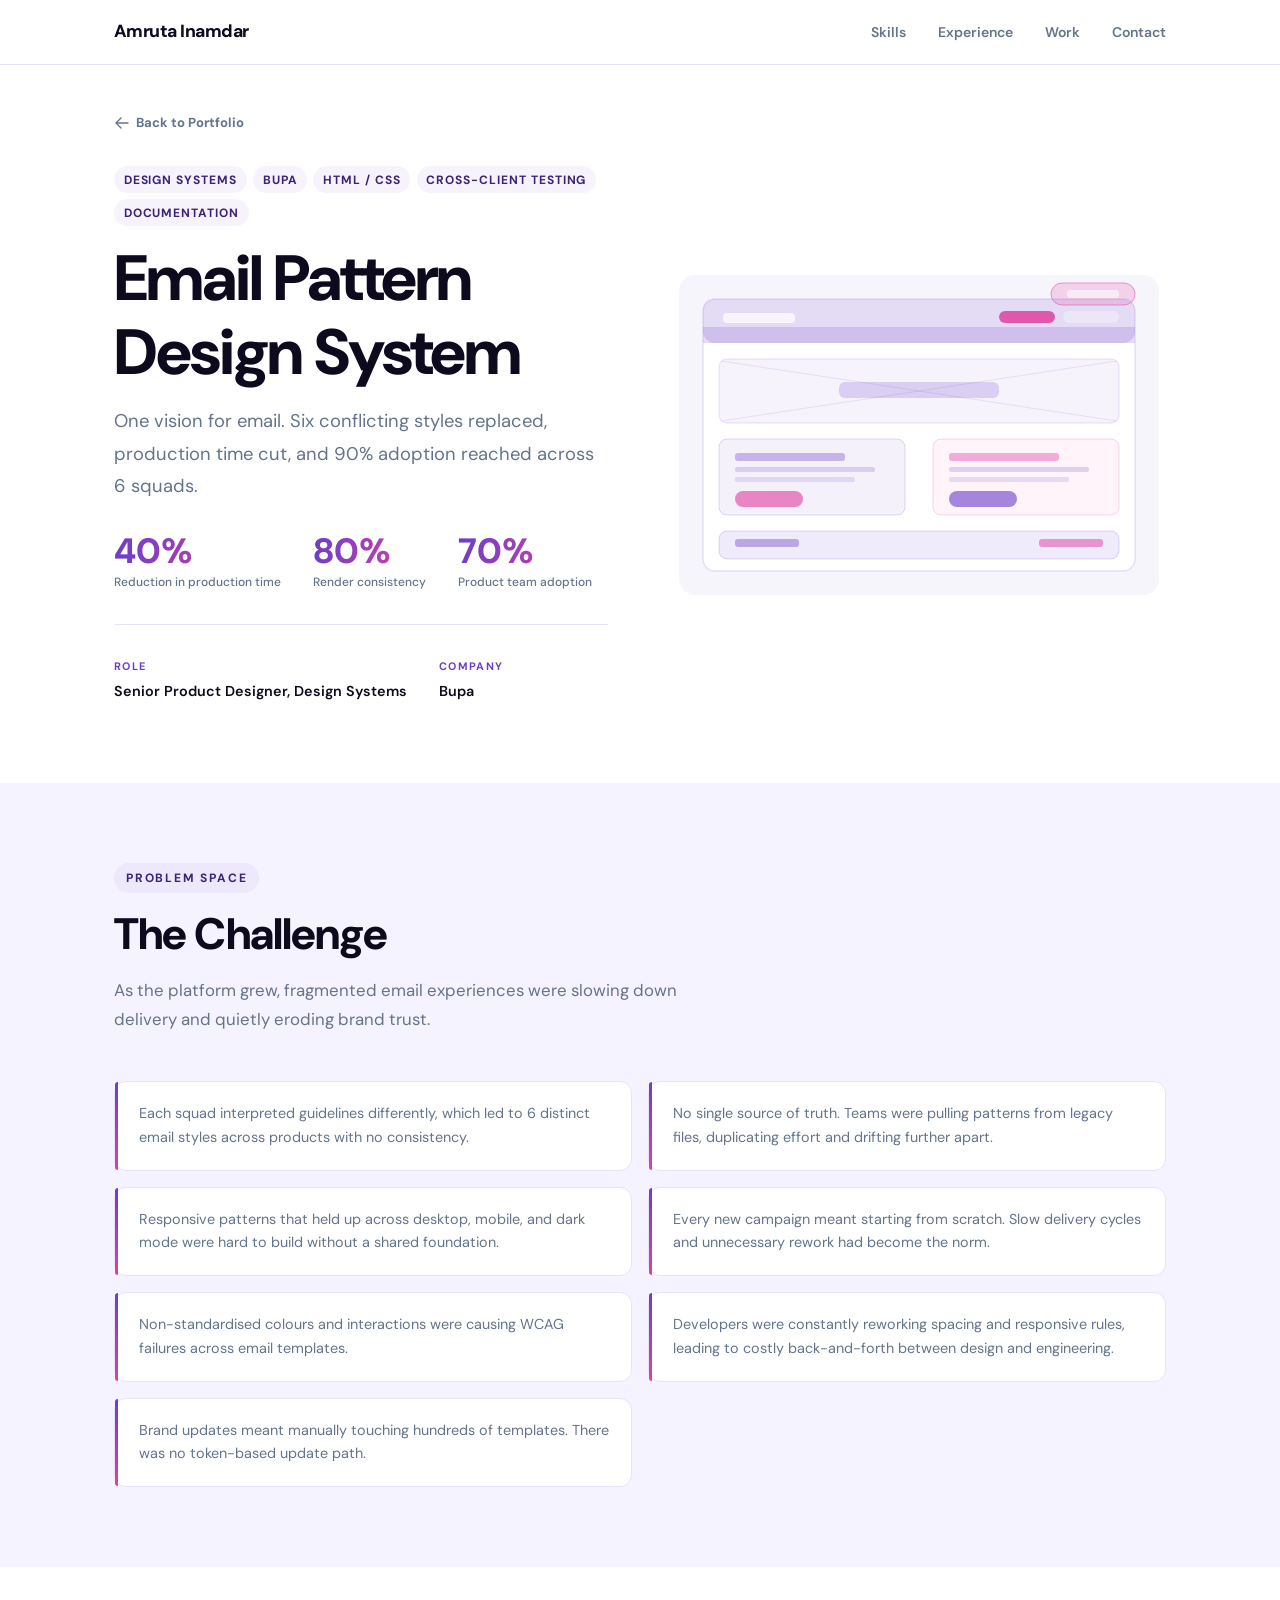
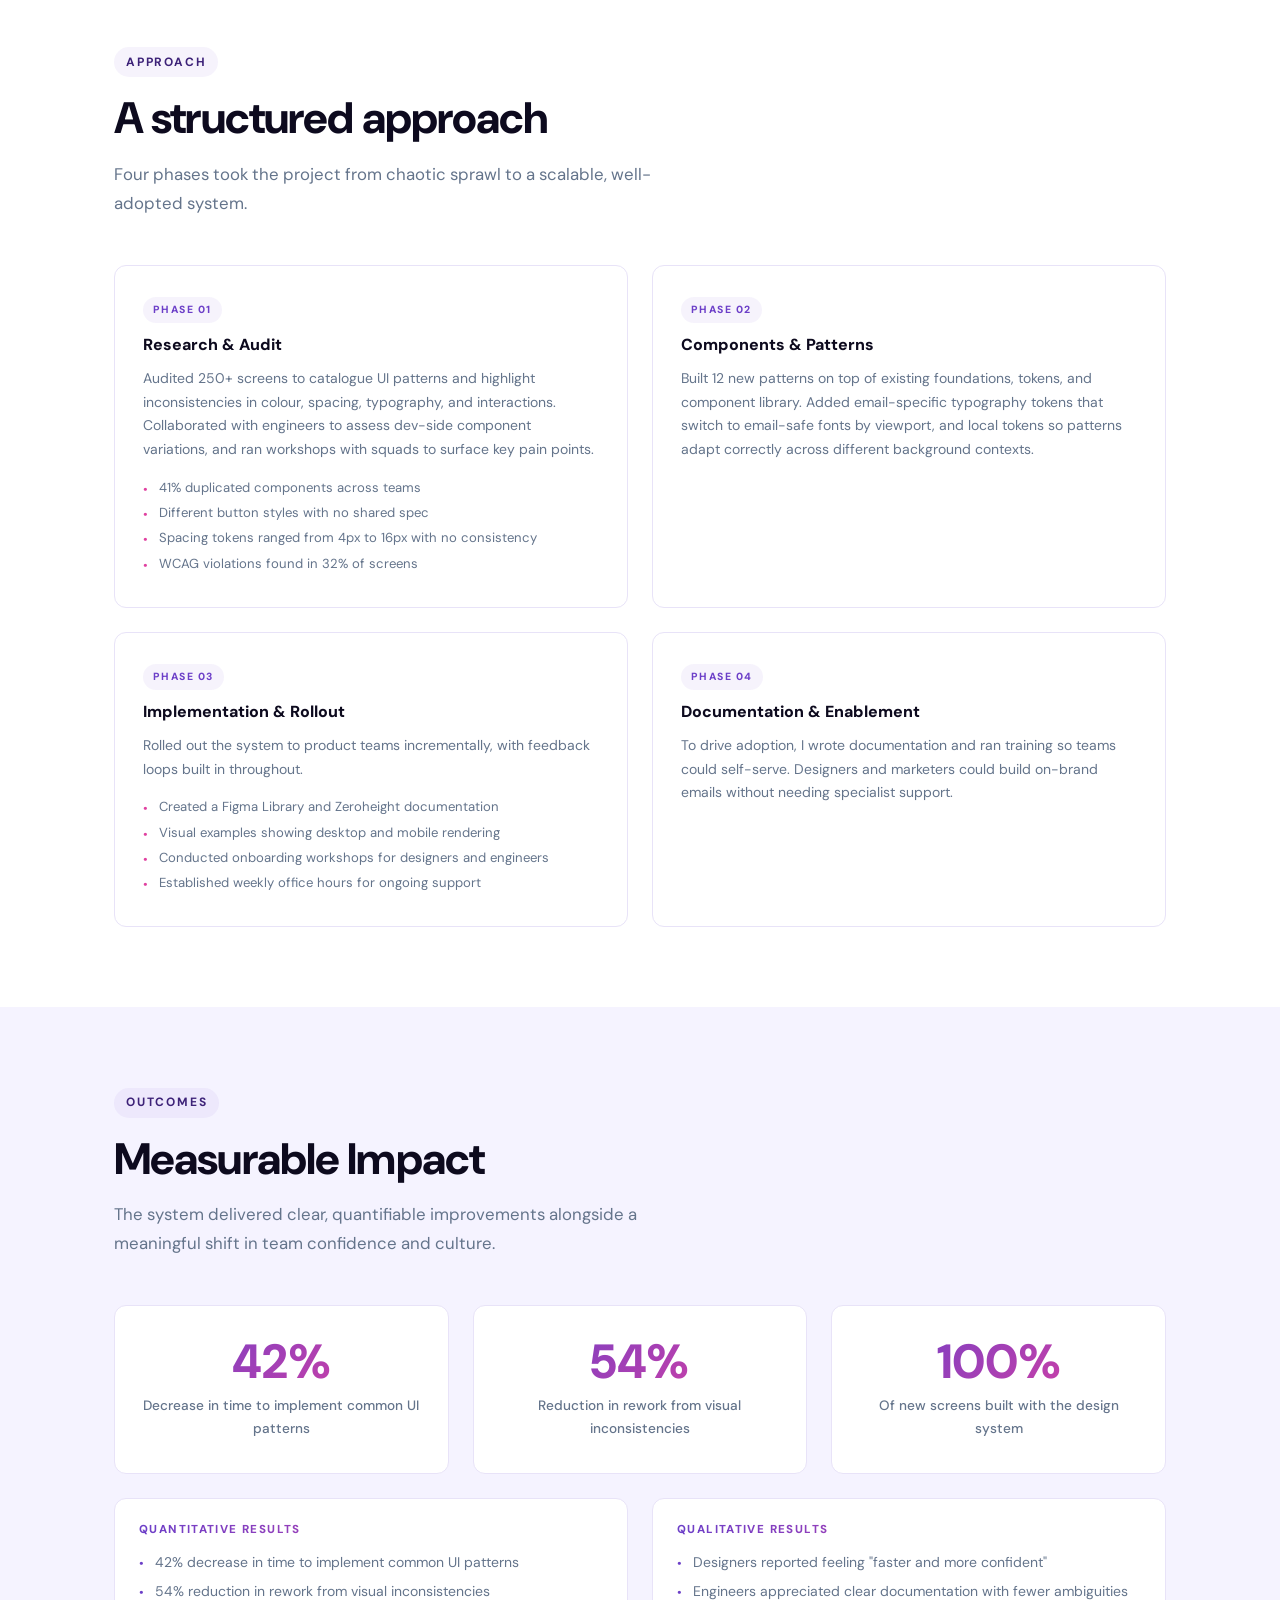
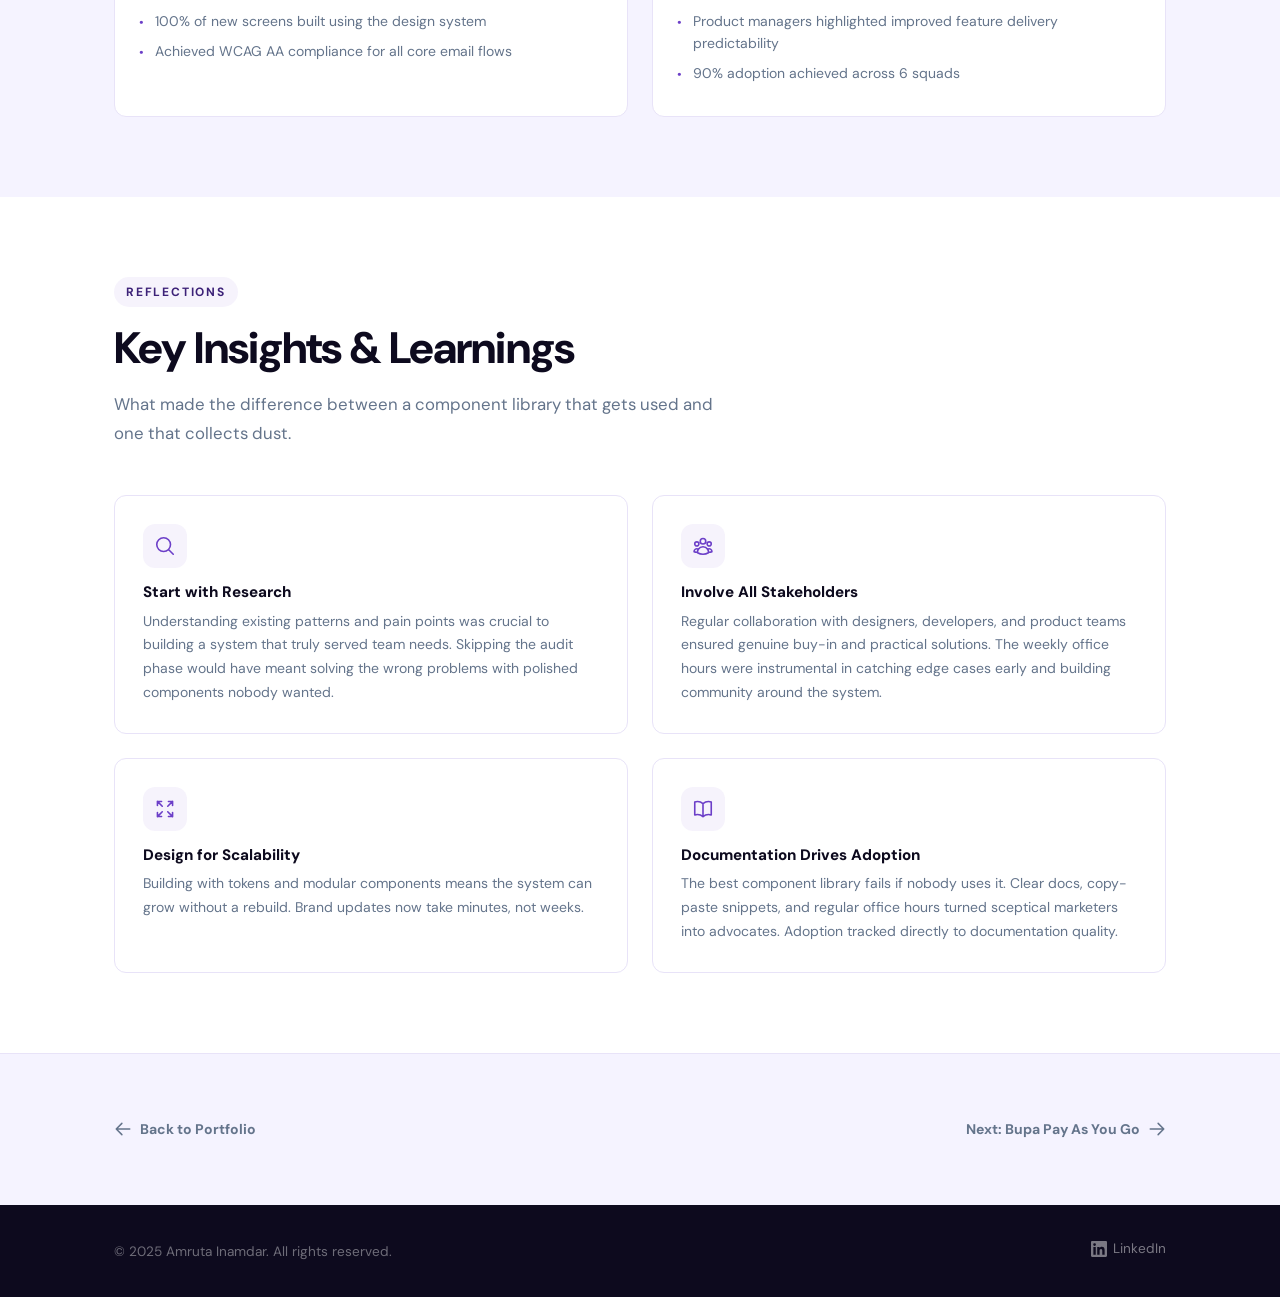
<file: email-pattern-system.html>
<!DOCTYPE html>
<html lang="en">

<head>
  <meta charset="UTF-8" />
  <meta name="viewport" content="width=device-width, initial-scale=1.0" />
  <meta name="description"
    content="Email Pattern Design System: how Amruta Inamdar unified email communications across Bupa products using web components and design tokens." />
  <title>Email Pattern Design System · Amruta Inamdar</title>
  <link rel="preconnect" href="https://fonts.googleapis.com" />
  <link rel="preconnect" href="https://fonts.gstatic.com" crossorigin />
  <link href="https://fonts.googleapis.com/css2?family=DM+Sans:wght@400;500;700;800&display=swap" rel="stylesheet" />
  <link rel="stylesheet" href="styles-v3.css" />
  <link rel="icon" type="image/svg+xml" href="favicon.svg" />
  <style>
    /* ── Case Study overrides ── */
    .cs-back {
      display: inline-flex;
      align-items: center;
      gap: 0.4rem;
      font-size: 0.82rem;
      font-weight: 700;
      color: var(--text-muted);
      margin-bottom: 2rem;
      transition: color var(--transition);
    }
    .cs-back:hover { color: var(--accent); opacity: 1; }
    .cs-back svg { width: 16px; height: 16px; stroke: currentColor; fill: none; flex-shrink: 0; }

    /* Hero */
    #cs-hero {
      padding-top: 7rem;
      padding-bottom: 5rem;
      background: var(--bg-primary);
    }

    .cs-hero-inner {
      display: grid;
      grid-template-columns: 1fr 1fr;
      gap: 4rem;
      align-items: center;
    }

    .cs-meta-row {
      display: flex;
      flex-wrap: wrap;
      gap: 2rem;
      margin-top: 2rem;
      padding-top: 2rem;
      border-top: 1px solid var(--border);
    }

    .cs-meta-item {
      display: flex;
      flex-direction: column;
      gap: 0.2rem;
    }

    .cs-meta-label {
      font-size: 0.68rem;
      font-weight: 700;
      letter-spacing: 0.12em;
      text-transform: uppercase;
      color: var(--accent);
    }

    .cs-meta-value {
      font-size: 0.9rem;
      font-weight: 600;
      color: var(--text-primary);
    }

    .cs-impact-strip {
      display: flex;
      gap: 2rem;
      flex-wrap: wrap;
      margin-top: 2rem;
    }

    .cs-stat {
      display: flex;
      flex-direction: column;
      gap: 0.15rem;
    }

    .cs-stat-num {
      font-size: 2.2rem;
      font-weight: 800;
      background: linear-gradient(90deg, var(--accent), var(--accent-2));
      -webkit-background-clip: text;
      -webkit-text-fill-color: transparent;
      background-clip: text;
      line-height: 1;
    }

    .cs-stat-label {
      font-size: 0.75rem;
      color: var(--text-muted);
      font-weight: 500;
    }

    .cs-hero-visual {
      display: flex;
      align-items: center;
      justify-content: center;
    }

    /* Section shared */
    .cs-section {
      padding: 5rem 0;
    }

    .cs-section:nth-child(even) {
      background: var(--bg-secondary);
    }

    /* Challenge */
    .challenge-list {
      list-style: none;
      display: grid;
      grid-template-columns: 1fr 1fr;
      gap: 1rem;
      margin-top: 2rem;
    }

    .challenge-item {
      background: var(--bg-card);
      border: 1px solid var(--border);
      border-radius: var(--radius);
      padding: 1.25rem 1.25rem 1.25rem 1.5rem;
      position: relative;
      transition: box-shadow var(--transition), transform var(--transition);
    }

    .challenge-item:hover {
      transform: translateY(-3px);
      box-shadow: 0 8px 32px rgba(108, 63, 200, 0.08);
    }

    .challenge-item::before {
      content: '';
      position: absolute;
      left: 0;
      top: 0;
      bottom: 0;
      width: 3px;
      background: linear-gradient(180deg, var(--accent), var(--accent-2));
      border-radius: 3px 0 0 3px;
    }

    .challenge-item p {
      font-size: 0.9rem;
      line-height: 1.65;
      color: var(--text-muted);
    }

    /* Process phases */
    .phases-grid {
      display: grid;
      grid-template-columns: repeat(2, 1fr);
      gap: 1.5rem;
      margin-top: 2rem;
    }

    .phase-card {
      background: var(--bg-card);
      border: 1px solid var(--border);
      border-radius: var(--radius);
      padding: 1.75rem;
      transition: box-shadow var(--transition), transform var(--transition);
    }

    .phase-card:hover {
      transform: translateY(-4px);
      box-shadow: 0 12px 40px rgba(108, 63, 200, 0.1);
    }

    .phase-number {
      display: inline-block;
      font-size: 0.65rem;
      font-weight: 800;
      letter-spacing: 0.15em;
      text-transform: uppercase;
      color: var(--accent);
      background: var(--accent-dim);
      padding: 0.25rem 0.65rem;
      border-radius: 100px;
      margin-bottom: 0.85rem;
    }

    .phase-card h3 {
      font-size: 1rem;
      font-weight: 800;
      color: var(--text-primary);
      margin-bottom: 0.75rem;
    }

    .phase-card p {
      font-size: 0.875rem;
      line-height: 1.7;
      color: var(--text-muted);
    }

    .phase-findings {
      margin-top: 1rem;
      list-style: none;
    }

    .phase-findings li {
      font-size: 0.82rem;
      color: var(--text-muted);
      padding-left: 1rem;
      position: relative;
      margin-bottom: 0.35rem;
      line-height: 1.5;
    }

    .phase-findings li::before {
      content: '·';
      position: absolute;
      left: 0;
      color: var(--accent-2);
      font-weight: 900;
      font-size: 1.1rem;
      line-height: 1.3;
    }

    /* Impact */
    .impact-metrics {
      display: grid;
      grid-template-columns: repeat(3, 1fr);
      gap: 1.5rem;
      margin-top: 2rem;
    }

    .impact-metric-card {
      background: var(--bg-card);
      border: 1px solid var(--border);
      border-radius: var(--radius);
      padding: 2rem 1.5rem;
      text-align: center;
    }

    .impact-metric-num {
      font-size: 3rem;
      font-weight: 800;
      background: linear-gradient(135deg, var(--accent), var(--accent-2));
      -webkit-background-clip: text;
      -webkit-text-fill-color: transparent;
      background-clip: text;
      line-height: 1;
      margin-bottom: 0.5rem;
    }

    .impact-metric-label {
      font-size: 0.85rem;
      color: var(--text-muted);
      font-weight: 500;
    }

    .impact-results {
      display: grid;
      grid-template-columns: 1fr 1fr;
      gap: 1.5rem;
      margin-top: 1.5rem;
    }

    .result-block {
      background: var(--bg-card);
      border: 1px solid var(--border);
      border-radius: var(--radius);
      padding: 1.5rem;
    }

    .result-block h4 {
      font-size: 0.72rem;
      font-weight: 800;
      letter-spacing: 0.12em;
      text-transform: uppercase;
      margin-bottom: 1rem;
      background: linear-gradient(90deg, var(--accent), var(--accent-2));
      -webkit-background-clip: text;
      -webkit-text-fill-color: transparent;
      background-clip: text;
    }

    .result-block ul {
      list-style: none;
    }

    .result-block li {
      font-size: 0.875rem;
      color: var(--text-muted);
      padding-left: 1rem;
      position: relative;
      margin-bottom: 0.5rem;
      line-height: 1.55;
    }

    .result-block li::before {
      content: '·';
      position: absolute;
      left: 0;
      color: var(--accent);
      font-weight: 900;
      font-size: 1.1rem;
      line-height: 1.3;
    }

    /* Insights */
    .insights-grid {
      display: grid;
      grid-template-columns: repeat(2, 1fr);
      gap: 1.5rem;
      margin-top: 2rem;
    }

    .insight-card {
      background: var(--bg-card);
      border: 1px solid var(--border);
      border-radius: var(--radius);
      padding: 1.75rem;
      transition: box-shadow var(--transition), transform var(--transition);
    }

    .insight-card:hover {
      transform: translateY(-3px);
      box-shadow: 0 10px 36px rgba(108, 63, 200, 0.09);
    }

    .insight-icon {
      width: 44px;
      height: 44px;
      border-radius: 12px;
      background: var(--accent-dim);
      display: flex;
      align-items: center;
      justify-content: center;
      margin-bottom: 1rem;
    }

    .insight-icon svg {
      width: 22px;
      height: 22px;
      stroke: var(--accent);
      fill: none;
    }

    .insight-card h3 {
      font-size: 0.95rem;
      font-weight: 800;
      color: var(--text-primary);
      margin-bottom: 0.5rem;
    }

    .insight-card p {
      font-size: 0.875rem;
      color: var(--text-muted);
      line-height: 1.7;
    }

    /* Case nav */
    .cs-nav-footer {
      padding: 4rem 0;
      background: var(--bg-secondary);
      border-top: 1px solid var(--border);
    }

    .cs-nav-links {
      display: flex;
      justify-content: space-between;
      align-items: center;
      flex-wrap: wrap;
      gap: 1rem;
    }

    .cs-nav-link {
      display: inline-flex;
      align-items: center;
      gap: 0.5rem;
      font-size: 0.875rem;
      font-weight: 700;
      color: var(--text-muted);
      transition: color var(--transition);
    }

    .cs-nav-link:hover { color: var(--accent); opacity: 1; }
    .cs-nav-link svg { width: 18px; height: 18px; stroke: currentColor; fill: none; }

    /* Responsive */
    @media (max-width: 768px) {
      .cs-hero-inner { grid-template-columns: 1fr; }
      .cs-hero-visual { display: none; }
      .challenge-list { grid-template-columns: 1fr; }
      .phases-grid { grid-template-columns: 1fr; }
      .impact-metrics { grid-template-columns: 1fr 1fr; }
      .impact-results { grid-template-columns: 1fr; }
      .insights-grid { grid-template-columns: 1fr; }
    }

    @media (max-width: 480px) {
      .impact-metrics { grid-template-columns: 1fr; }
      .cs-impact-strip { gap: 1.25rem; }
    }
  </style>
</head>

<body>

  <!-- ── Nav ── -->
  <nav>
    <div class="container nav-inner">
      <a href="index.html" class="nav-logo">Amruta Inamdar</a>
      <ul class="nav-links" id="nav-links">
        <li><a href="index.html#skills">Skills</a></li>
        <li><a href="index.html#experience">Experience</a></li>
        <li><a href="index.html#work">Work</a></li>
        <li><a href="index.html#contact">Contact</a></li>
      </ul>
      <button class="hamburger" id="hamburger" aria-label="Toggle navigation">
        <span></span><span></span><span></span>
      </button>
    </div>
  </nav>

  <!-- ── Case Study Hero ── -->
  <section id="cs-hero">
    <div class="container">

      <a href="index.html#work" class="cs-back">
        <svg xmlns="http://www.w3.org/2000/svg" viewBox="0 0 24 24" stroke-width="2">
          <path stroke-linecap="round" stroke-linejoin="round" d="M10.5 19.5 3 12m0 0 7.5-7.5M3 12h18" />
        </svg>
        Back to Portfolio
      </a>

      <div class="cs-hero-inner">

        <!-- Left: text -->
        <div>
          <div class="card-tags" style="margin-bottom:1rem;">
            <span class="card-tag">Design Systems</span>
            <span class="card-tag">Bupa</span>
            <span class="card-tag">HTML / CSS</span>
            <span class="card-tag">Cross-client Testing</span>
            <span class="card-tag">Documentation</span>
          </div>

          <h1 style="font-size:clamp(2.2rem,5vw,4rem);margin-bottom:1rem;">Email Pattern<br>Design System</h1>

          <p style="font-size:1.15rem;line-height:1.75;max-width:520px;">One vision for email. Six conflicting styles replaced, production time cut, and 90% adoption reached across 6 squads.</p>

          <div class="cs-impact-strip">
            <div class="cs-stat">
              <span class="cs-stat-num">40%</span>
              <span class="cs-stat-label">Reduction in production time</span>
            </div>
            <div class="cs-stat">
              <span class="cs-stat-num">80%</span>
              <span class="cs-stat-label">Render consistency</span>
            </div>
            <div class="cs-stat">
              <span class="cs-stat-num">70%</span>
              <span class="cs-stat-label">Product team adoption</span>
            </div>
          </div>

          <div class="cs-meta-row">
            <div class="cs-meta-item">
              <span class="cs-meta-label">Role</span>
              <span class="cs-meta-value">Senior Product Designer, Design Systems</span>
            </div>
            <div class="cs-meta-item">
              <span class="cs-meta-label">Company</span>
              <span class="cs-meta-value">Bupa</span>
            </div>
          </div>
        </div>

        <!-- Right: visual -->
        <div class="cs-hero-visual">
          <svg viewBox="0 0 480 320" xmlns="http://www.w3.org/2000/svg" style="width:100%;max-width:480px;height:auto;">
            <rect width="480" height="320" rx="16" fill="rgba(108,63,200,0.05)" />
            <!-- Email client frame -->
            <rect x="24" y="24" width="432" height="272" rx="12" fill="white" stroke="rgba(108,63,200,0.15)" stroke-width="1.5" />
            <!-- Header bar -->
            <rect x="24" y="24" width="432" height="44" rx="12" fill="rgba(108,63,200,0.18)" />
            <rect x="24" y="52" width="432" height="16" fill="rgba(108,63,200,0.18)" />
            <rect x="44" y="38" width="72" height="10" rx="4" fill="rgba(255,255,255,0.7)" />
            <rect x="320" y="36" width="56" height="12" rx="6" fill="rgba(224,64,160,0.85)" />
            <rect x="384" y="36" width="56" height="12" rx="6" fill="rgba(255,255,255,0.3)" />
            <!-- Hero banner area -->
            <rect x="40" y="84" width="400" height="64" rx="8" fill="rgba(108,63,200,0.06)" stroke="rgba(108,63,200,0.15)" stroke-width="1" />
            <line x1="42" y1="86" x2="438" y2="146" stroke="rgba(108,63,200,0.12)" stroke-width="1" />
            <line x1="438" y1="86" x2="42" y2="146" stroke="rgba(108,63,200,0.12)" stroke-width="1" />
            <rect x="160" y="107" width="160" height="16" rx="6" fill="rgba(108,63,200,0.2)" />
            <!-- 2-col cards -->
            <rect x="40" y="164" width="186" height="76" rx="8" fill="rgba(108,63,200,0.07)" stroke="rgba(108,63,200,0.2)" stroke-width="1" />
            <rect x="56" y="178" width="110" height="8" rx="3" fill="rgba(108,63,200,0.35)" />
            <rect x="56" y="192" width="140" height="5" rx="2" fill="rgba(108,63,200,0.2)" />
            <rect x="56" y="202" width="120" height="5" rx="2" fill="rgba(108,63,200,0.15)" />
            <rect x="56" y="216" width="68" height="16" rx="8" fill="rgba(224,64,160,0.6)" />
            <rect x="254" y="164" width="186" height="76" rx="8" fill="rgba(224,64,160,0.06)" stroke="rgba(224,64,160,0.2)" stroke-width="1" />
            <rect x="270" y="178" width="110" height="8" rx="3" fill="rgba(224,64,160,0.4)" />
            <rect x="270" y="192" width="140" height="5" rx="2" fill="rgba(108,63,200,0.2)" />
            <rect x="270" y="202" width="120" height="5" rx="2" fill="rgba(108,63,200,0.15)" />
            <rect x="270" y="216" width="68" height="16" rx="8" fill="rgba(108,63,200,0.6)" />
            <!-- Footer bar -->
            <rect x="40" y="256" width="400" height="28" rx="8" fill="rgba(108,63,200,0.1)" stroke="rgba(108,63,200,0.2)" stroke-width="1" />
            <rect x="56" y="264" width="64" height="8" rx="3" fill="rgba(108,63,200,0.4)" />
            <rect x="360" y="264" width="64" height="8" rx="3" fill="rgba(224,64,160,0.5)" />
            <!-- Token badge top-right -->
            <rect x="372" y="8" width="84" height="22" rx="11" fill="rgba(224,64,160,0.2)" stroke="rgba(224,64,160,0.5)" stroke-width="1" />
            <rect x="388" y="15" width="52" height="8" rx="3" fill="rgba(255,255,255,0.55)" />
          </svg>
        </div>

      </div>
    </div>
  </section>

  <!-- ── Challenge ── -->
  <section class="cs-section" style="background:var(--bg-secondary);">
    <div class="container">
      <p class="section-label">Problem Space</p>
      <h2 class="section-title">The Challenge</h2>
      <p class="section-intro">As the platform grew, fragmented email experiences were slowing down delivery and quietly eroding brand trust.</p>

      <ul class="challenge-list">
        <li class="challenge-item">
          <p>Each squad interpreted guidelines differently, which led to 6 distinct email styles across products with no consistency.</p>
        </li>
        <li class="challenge-item">
          <p>No single source of truth. Teams were pulling patterns from legacy files, duplicating effort and drifting further apart.</p>
        </li>
        <li class="challenge-item">
          <p>Responsive patterns that held up across desktop, mobile, and dark mode were hard to build without a shared foundation.</p>
        </li>
        <li class="challenge-item">
          <p>Every new campaign meant starting from scratch. Slow delivery cycles and unnecessary rework had become the norm.</p>
        </li>
        <li class="challenge-item">
          <p>Non-standardised colours and interactions were causing WCAG failures across email templates.</p>
        </li>
        <li class="challenge-item">
          <p>Developers were constantly reworking spacing and responsive rules, leading to costly back-and-forth between design and engineering.</p>
        </li>
        <li class="challenge-item">
          <p>Brand updates meant manually touching hundreds of templates. There was no token-based update path.</p>
        </li>
      </ul>
    </div>
  </section>

  <!-- ── Process ── -->
  <section class="cs-section" style="background:var(--bg-primary);">
    <div class="container">
      <p class="section-label">Approach</p>
      <h2 class="section-title">A structured approach</h2>
      <p class="section-intro">Four phases took the project from chaotic sprawl to a scalable, well-adopted system.</p>

      <div class="phases-grid">

        <div class="phase-card">
          <span class="phase-number">Phase 01</span>
          <h3>Research &amp; Audit</h3>
          <p>Audited 250+ screens to catalogue UI patterns and highlight inconsistencies in colour, spacing, typography, and interactions. Collaborated with engineers to assess dev-side component variations, and ran workshops with squads to surface key pain points.</p>
          <ul class="phase-findings">
            <li>41% duplicated components across teams</li>
            <li>Different button styles with no shared spec</li>
            <li>Spacing tokens ranged from 4px to 16px with no consistency</li>
            <li>WCAG violations found in 32% of screens</li>
          </ul>
        </div>

        <div class="phase-card">
          <span class="phase-number">Phase 02</span>
          <h3>Components &amp; Patterns</h3>
          <p>Built 12 new patterns on top of existing foundations, tokens, and component library. Added email-specific typography tokens that switch to email-safe fonts by viewport, and local tokens so patterns adapt correctly across different background contexts.</p>
        </div>

        <div class="phase-card">
          <span class="phase-number">Phase 03</span>
          <h3>Implementation &amp; Rollout</h3>
          <p>Rolled out the system to product teams incrementally, with feedback loops built in throughout.</p>
          <ul class="phase-findings">
            <li>Created a Figma Library and Zeroheight documentation</li>
            <li>Visual examples showing desktop and mobile rendering</li>
            <li>Conducted onboarding workshops for designers and engineers</li>
            <li>Established weekly office hours for ongoing support</li>
          </ul>
        </div>

        <div class="phase-card">
          <span class="phase-number">Phase 04</span>
          <h3>Documentation &amp; Enablement</h3>
          <p>To drive adoption, I wrote documentation and ran training so teams could self-serve. Designers and marketers could build on-brand emails without needing specialist support.</p>
        </div>

      </div>
    </div>
  </section>

  <!-- ── Impact ── -->
  <section class="cs-section" style="background:var(--bg-secondary);">
    <div class="container">
      <p class="section-label">Outcomes</p>
      <h2 class="section-title">Measurable Impact</h2>
      <p class="section-intro">The system delivered clear, quantifiable improvements alongside a meaningful shift in team confidence and culture.</p>

      <div class="impact-metrics">
        <div class="impact-metric-card">
          <div class="impact-metric-num">42%</div>
          <div class="impact-metric-label">Decrease in time to implement common UI patterns</div>
        </div>
        <div class="impact-metric-card">
          <div class="impact-metric-num">54%</div>
          <div class="impact-metric-label">Reduction in rework from visual inconsistencies</div>
        </div>
        <div class="impact-metric-card">
          <div class="impact-metric-num">100%</div>
          <div class="impact-metric-label">Of new screens built with the design system</div>
        </div>
      </div>

      <div class="impact-results">
        <div class="result-block">
          <h4>Quantitative Results</h4>
          <ul>
            <li>42% decrease in time to implement common UI patterns</li>
            <li>54% reduction in rework from visual inconsistencies</li>
            <li>100% of new screens built using the design system</li>
            <li>Achieved WCAG AA compliance for all core email flows</li>
          </ul>
        </div>
        <div class="result-block">
          <h4>Qualitative Results</h4>
          <ul>
            <li>Designers reported feeling "faster and more confident"</li>
            <li>Engineers appreciated clear documentation with fewer ambiguities</li>
            <li>Product managers highlighted improved feature delivery predictability</li>
            <li>90% adoption achieved across 6 squads</li>
          </ul>
        </div>
      </div>
    </div>
  </section>

  <!-- ── Key Insights ── -->
  <section class="cs-section" style="background:var(--bg-primary);">
    <div class="container">
      <p class="section-label">Reflections</p>
      <h2 class="section-title">Key Insights &amp; Learnings</h2>
      <p class="section-intro">What made the difference between a component library that gets used and one that collects dust.</p>

      <div class="insights-grid">

        <div class="insight-card">
          <div class="insight-icon">
            <svg xmlns="http://www.w3.org/2000/svg" viewBox="0 0 24 24" stroke-width="1.75">
              <path stroke-linecap="round" stroke-linejoin="round" d="M21 21l-5.197-5.197m0 0A7.5 7.5 0 1 0 5.196 5.196a7.5 7.5 0 0 0 10.607 10.607z" />
            </svg>
          </div>
          <h3>Start with Research</h3>
          <p>Understanding existing patterns and pain points was crucial to building a system that truly served team needs. Skipping the audit phase would have meant solving the wrong problems with polished components nobody wanted.</p>
        </div>

        <div class="insight-card">
          <div class="insight-icon">
            <svg xmlns="http://www.w3.org/2000/svg" viewBox="0 0 24 24" stroke-width="1.75">
              <path stroke-linecap="round" stroke-linejoin="round" d="M18 18.72a9.094 9.094 0 0 0 3.741-.479 3 3 0 0 0-4.682-2.72m.94 3.198.001.031c0 .225-.012.447-.037.666A11.944 11.944 0 0 1 12 21c-2.17 0-4.207-.576-5.963-1.584A6.062 6.062 0 0 1 6 18.719m12 0a5.971 5.971 0 0 0-.941-3.197m0 0A5.995 5.995 0 0 0 12 12.75a5.995 5.995 0 0 0-5.058 2.772m0 0a3 3 0 0 0-4.681 2.72 8.986 8.986 0 0 0 3.74.477m.94-3.197a5.971 5.971 0 0 0-.94 3.197M15 6.75a3 3 0 1 1-6 0 3 3 0 0 1 6 0Zm6 3a2.25 2.25 0 1 1-4.5 0 2.25 2.25 0 0 1 4.5 0Zm-13.5 0a2.25 2.25 0 1 1-4.5 0 2.25 2.25 0 0 1 4.5 0Z" />
            </svg>
          </div>
          <h3>Involve All Stakeholders</h3>
          <p>Regular collaboration with designers, developers, and product teams ensured genuine buy-in and practical solutions. The weekly office hours were instrumental in catching edge cases early and building community around the system.</p>
        </div>

        <div class="insight-card">
          <div class="insight-icon">
            <svg xmlns="http://www.w3.org/2000/svg" viewBox="0 0 24 24" stroke-width="1.75">
              <path stroke-linecap="round" stroke-linejoin="round" d="M3.75 3.75v4.5m0-4.5h4.5m-4.5 0L9 9M3.75 20.25v-4.5m0 4.5h4.5m-4.5 0L9 15M20.25 3.75h-4.5m4.5 0v4.5m0-4.5L15 9m5.25 11.25h-4.5m4.5 0v-4.5m0 4.5L15 15" />
            </svg>
          </div>
          <h3>Design for Scalability</h3>
          <p>Building with tokens and modular components means the system can grow without a rebuild. Brand updates now take minutes, not weeks.</p>
        </div>

        <div class="insight-card">
          <div class="insight-icon">
            <svg xmlns="http://www.w3.org/2000/svg" viewBox="0 0 24 24" stroke-width="1.75">
              <path stroke-linecap="round" stroke-linejoin="round" d="M12 6.042A8.967 8.967 0 0 0 6 3.75c-1.052 0-2.062.18-3 .512v14.25A8.987 8.987 0 0 1 6 18c2.305 0 4.408.867 6 2.292m0-14.25a8.966 8.966 0 0 1 6-2.292c1.052 0 2.062.18 3 .512v14.25A8.987 8.987 0 0 0 18 18a8.967 8.967 0 0 0-6 2.292m0-14.25v14.25" />
            </svg>
          </div>
          <h3>Documentation Drives Adoption</h3>
          <p>The best component library fails if nobody uses it. Clear docs, copy-paste snippets, and regular office hours turned sceptical marketers into advocates. Adoption tracked directly to documentation quality.</p>
        </div>

      </div>
    </div>
  </section>

  <!-- ── Case Study Navigation ── -->
  <div class="cs-nav-footer">
    <div class="container">
      <div class="cs-nav-links">
        <a href="index.html#work" class="cs-nav-link">
          <svg xmlns="http://www.w3.org/2000/svg" viewBox="0 0 24 24" stroke-width="2">
            <path stroke-linecap="round" stroke-linejoin="round" d="M10.5 19.5 3 12m0 0 7.5-7.5M3 12h18" />
          </svg>
          Back to Portfolio
        </a>
        <a href="bupa-payg-redesign.html" class="cs-nav-link">
          Next: Bupa Pay As You Go
          <svg xmlns="http://www.w3.org/2000/svg" viewBox="0 0 24 24" stroke-width="2">
            <path stroke-linecap="round" stroke-linejoin="round" d="M13.5 4.5 21 12m0 0-7.5 7.5M21 12H3" />
          </svg>
        </a>
      </div>
    </div>
  </div>

  <!-- ── Footer ── -->
  <footer>
    <div class="container footer-inner">
      <p class="footer-copy">&copy; 2025 Amruta Inamdar. All rights reserved.</p>
      <div class="footer-li">
        <a href="https://www.linkedin.com/in/amrutainamdar" target="_blank" rel="noopener">
          <svg xmlns="http://www.w3.org/2000/svg" viewBox="0 0 24 24" aria-hidden="true">
            <path
              d="M20.447 20.452h-3.554v-5.569c0-1.328-.027-3.037-1.852-3.037-1.853 0-2.136 1.445-2.136 2.939v5.667H9.351V9h3.414v1.561h.046c.477-.9 1.637-1.85 3.37-1.85 3.601 0 4.267 2.37 4.267 5.455v6.286zM5.337 7.433a2.062 2.062 0 0 1-2.063-2.065 2.064 2.064 0 1 1 2.063 2.065zm1.782 13.019H3.555V9h3.564v11.452zM22.225 0H1.771C.792 0 0 .774 0 1.729v20.542C0 23.227.792 24 1.771 24h20.451C23.2 24 24 23.227 24 22.271V1.729C24 .774 23.2 0 22.222 0h.003z" />
          </svg>
          LinkedIn
        </a>
      </div>
    </div>
  </footer>

  <script>
    const hamburger = document.getElementById('hamburger');
    const navLinks = document.getElementById('nav-links');
    hamburger.addEventListener('click', () => {
      hamburger.classList.toggle('open');
      navLinks.classList.toggle('open');
    });
  </script>

</body>
</html>
</file>
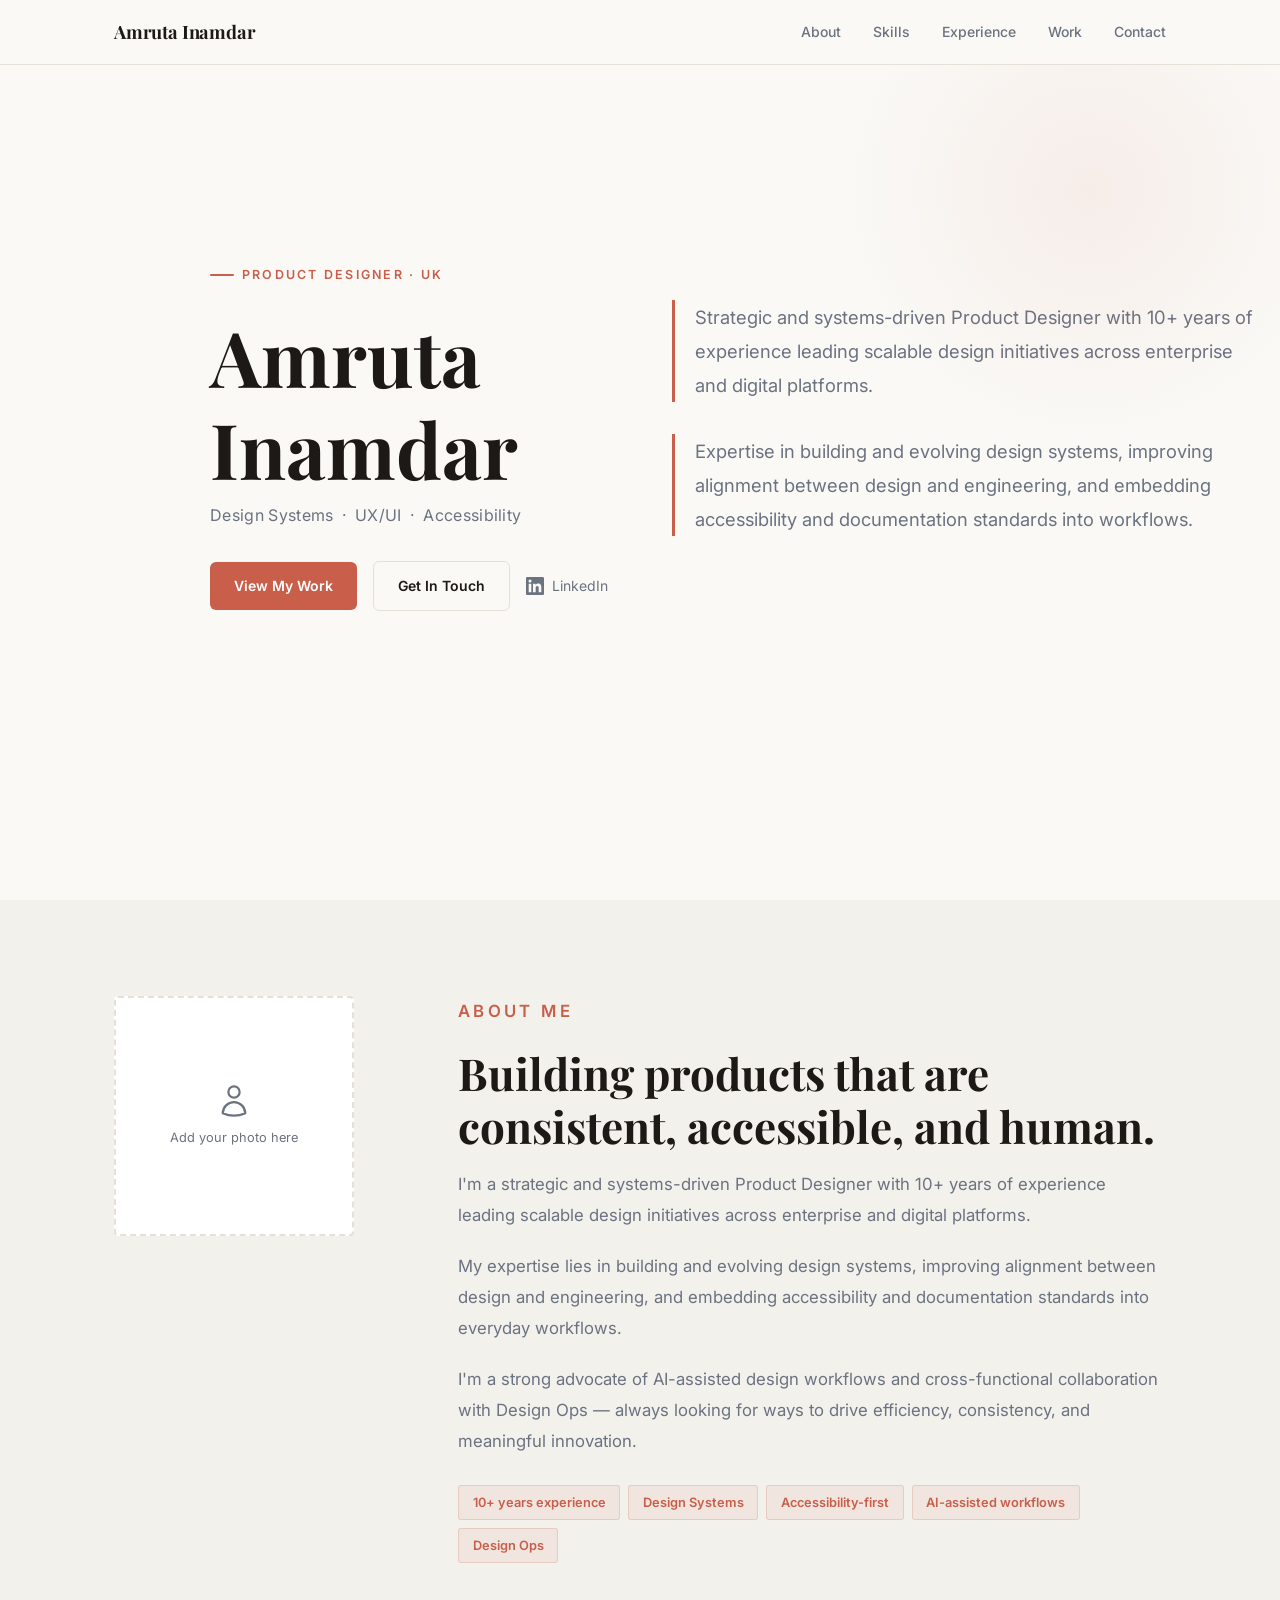
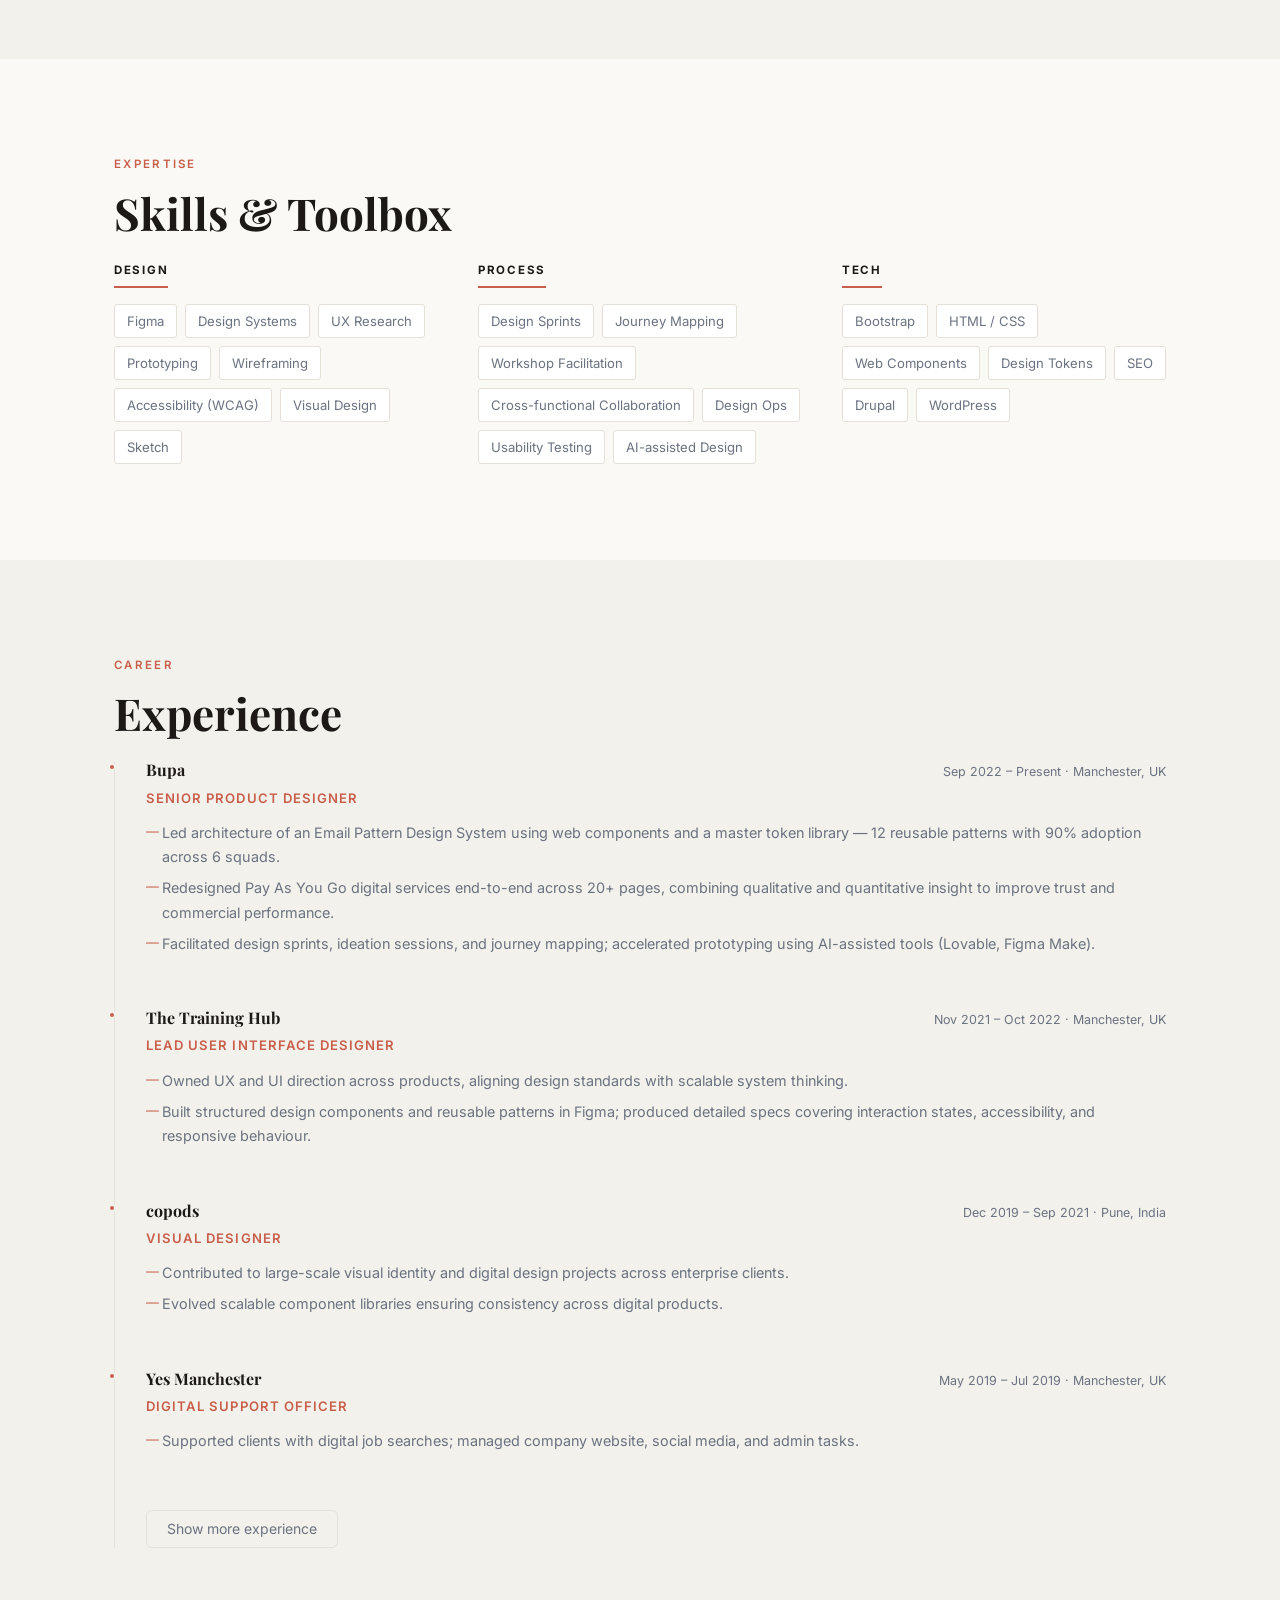
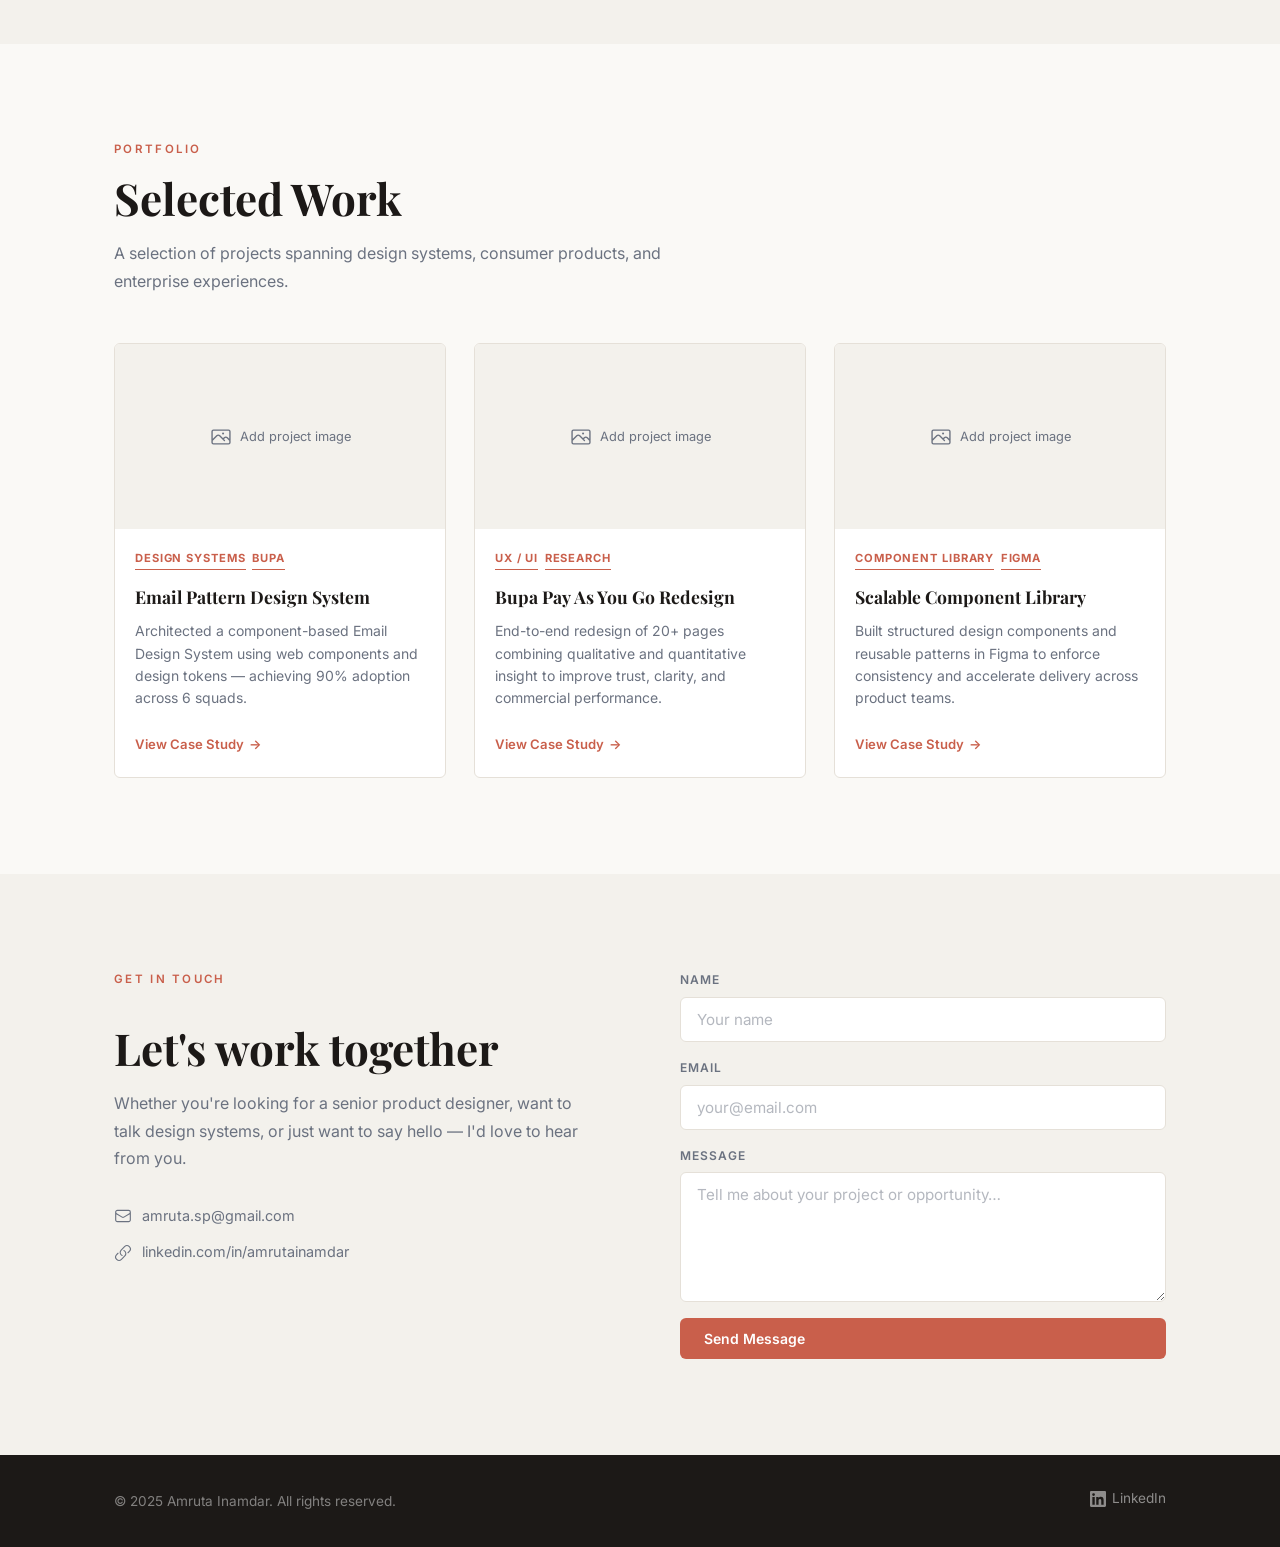
<file: index-v2.html>
<!DOCTYPE html>
<html lang="en">
<head>
  <meta charset="UTF-8" />
  <meta name="viewport" content="width=device-width, initial-scale=1.0" />
  <meta name="description" content="Amruta Inamdar — Senior Product Designer specialising in Design Systems, UX/UI, and Accessibility." />
  <title>Amruta Inamdar · Product Designer</title>
  <link rel="preconnect" href="https://fonts.googleapis.com" />
  <link rel="preconnect" href="https://fonts.gstatic.com" crossorigin />
  <link href="https://fonts.googleapis.com/css2?family=Inter:wght@400;500;600;700&family=Playfair+Display:wght@700;800&display=swap" rel="stylesheet" />
  <link rel="stylesheet" href="styles-v2.css" />
  <link rel="icon" type="image/svg+xml" href="favicon.svg" />
</head>
<body>

<!-- ── Nav ── -->
<nav>
  <div class="container nav-inner">
    <a href="#hero" class="nav-logo">Amruta Inamdar</a>
    <ul class="nav-links" id="nav-links">
      <li><a href="#about">About</a></li>
      <li><a href="#skills">Skills</a></li>
      <li><a href="#experience">Experience</a></li>
      <li><a href="#work">Work</a></li>
      <li><a href="#contact">Contact</a></li>
    </ul>
    <button class="hamburger" id="hamburger" aria-label="Toggle navigation">
      <span></span><span></span><span></span>
    </button>
  </div>
</nav>

<!-- ── Hero ── -->
<section id="hero">
  <div class="hero-left">
    <span class="hero-eyebrow">Product Designer · UK</span>
    <h1 class="hero-title">Amruta<br>Inamdar</h1>
    <p class="hero-subtitle">Design Systems &nbsp;·&nbsp; UX/UI &nbsp;·&nbsp; Accessibility</p>
    <div class="hero-actions">
      <a href="#work" class="btn btn-primary">View My Work</a>
      <a href="#contact" class="btn btn-outline">Get In Touch</a>
      <a href="https://www.linkedin.com/in/amrutainamdar" target="_blank" rel="noopener" class="hero-social">
        <svg xmlns="http://www.w3.org/2000/svg" viewBox="0 0 24 24" aria-hidden="true"><path d="M20.447 20.452h-3.554v-5.569c0-1.328-.027-3.037-1.852-3.037-1.853 0-2.136 1.445-2.136 2.939v5.667H9.351V9h3.414v1.561h.046c.477-.9 1.637-1.85 3.37-1.85 3.601 0 4.267 2.37 4.267 5.455v6.286zM5.337 7.433a2.062 2.062 0 0 1-2.063-2.065 2.064 2.064 0 1 1 2.063 2.065zm1.782 13.019H3.555V9h3.564v11.452zM22.225 0H1.771C.792 0 0 .774 0 1.729v20.542C0 23.227.792 24 1.771 24h20.451C23.2 24 24 23.227 24 22.271V1.729C24 .774 23.2 0 22.222 0h.003z"/></svg>
        LinkedIn
      </a>
    </div>
  </div>
  <div class="hero-right">
    <p>Strategic and systems-driven Product Designer with 10+ years of experience leading scalable design initiatives across enterprise and digital platforms.</p>
    <p>Expertise in building and evolving design systems, improving alignment between design and engineering, and embedding accessibility and documentation standards into workflows.</p>
  </div>
</section>

<!-- ── About ── -->
<section id="about">
  <div class="container">
    <div class="about-grid">
      <div>
        <div class="photo-placeholder">
          <svg xmlns="http://www.w3.org/2000/svg" viewBox="0 0 24 24" stroke-width="1.5"><path stroke-linecap="round" stroke-linejoin="round" d="M15.75 6a3.75 3.75 0 1 1-7.5 0 3.75 3.75 0 0 1 7.5 0zM4.501 20.118a7.5 7.5 0 0 1 14.998 0A17.933 17.933 0 0 1 12 21.75c-2.676 0-5.216-.584-7.499-1.632z"/></svg>
          Add your photo here
        </div>
      </div>
      <div class="about-text">
        <p class="section-label">About Me</p>
        <h2 class="section-title">Building products that are consistent, accessible, and human.</h2>
        <p>I'm a strategic and systems-driven Product Designer with 10+ years of experience leading scalable design initiatives across enterprise and digital platforms.</p>
        <p>My expertise lies in building and evolving design systems, improving alignment between design and engineering, and embedding accessibility and documentation standards into everyday workflows.</p>
        <p>I'm a strong advocate of AI-assisted design workflows and cross-functional collaboration with Design Ops — always looking for ways to drive efficiency, consistency, and meaningful innovation.</p>
        <div class="stats-chips">
          <span class="chip">10+ years experience</span>
          <span class="chip">Design Systems</span>
          <span class="chip">Accessibility-first</span>
          <span class="chip">AI-assisted workflows</span>
          <span class="chip">Design Ops</span>
        </div>
      </div>
    </div>
  </div>
</section>

<!-- ── Skills ── -->
<section id="skills">
  <div class="container">
    <p class="section-label">Expertise</p>
    <h2 class="section-title">Skills &amp; Toolbox</h2>
    <div class="skills-grid">
      <div class="skill-group">
        <h3>Design</h3>
        <div class="skill-tags">
          <span class="tag">Figma</span>
          <span class="tag">Design Systems</span>
          <span class="tag">UX Research</span>
          <span class="tag">Prototyping</span>
          <span class="tag">Wireframing</span>
          <span class="tag">Accessibility (WCAG)</span>
          <span class="tag">Visual Design</span>
          <span class="tag">Sketch</span>
        </div>
      </div>
      <div class="skill-group">
        <h3>Process</h3>
        <div class="skill-tags">
          <span class="tag">Design Sprints</span>
          <span class="tag">Journey Mapping</span>
          <span class="tag">Workshop Facilitation</span>
          <span class="tag">Cross-functional Collaboration</span>
          <span class="tag">Design Ops</span>
          <span class="tag">Usability Testing</span>
          <span class="tag">AI-assisted Design</span>
        </div>
      </div>
      <div class="skill-group">
        <h3>Tech</h3>
        <div class="skill-tags">
          <span class="tag">Bootstrap</span>
          <span class="tag">HTML / CSS</span>
          <span class="tag">Web Components</span>
          <span class="tag">Design Tokens</span>
          <span class="tag">SEO</span>
          <span class="tag">Drupal</span>
          <span class="tag">WordPress</span>
        </div>
      </div>
    </div>
  </div>
</section>

<!-- ── Experience ── -->
<section id="experience">
  <div class="container">
    <p class="section-label">Career</p>
    <h2 class="section-title">Experience</h2>
    <div class="timeline">

      <div class="timeline-item">
        <div class="timeline-header">
          <span class="timeline-company">Bupa</span>
          <span class="timeline-date">Sep 2022 – Present · Manchester, UK</span>
        </div>
        <div class="timeline-role">Senior Product Designer</div>
        <ul class="timeline-bullets">
          <li>Led architecture of an Email Pattern Design System using web components and a master token library — 12 reusable patterns with 90% adoption across 6 squads.</li>
          <li>Redesigned Pay As You Go digital services end-to-end across 20+ pages, combining qualitative and quantitative insight to improve trust and commercial performance.</li>
          <li>Facilitated design sprints, ideation sessions, and journey mapping; accelerated prototyping using AI-assisted tools (Lovable, Figma Make).</li>
        </ul>
      </div>

      <div class="timeline-item">
        <div class="timeline-header">
          <span class="timeline-company">The Training Hub</span>
          <span class="timeline-date">Nov 2021 – Oct 2022 · Manchester, UK</span>
        </div>
        <div class="timeline-role">Lead User Interface Designer</div>
        <ul class="timeline-bullets">
          <li>Owned UX and UI direction across products, aligning design standards with scalable system thinking.</li>
          <li>Built structured design components and reusable patterns in Figma; produced detailed specs covering interaction states, accessibility, and responsive behaviour.</li>
        </ul>
      </div>

      <div class="timeline-item">
        <div class="timeline-header">
          <span class="timeline-company">copods</span>
          <span class="timeline-date">Dec 2019 – Sep 2021 · Pune, India</span>
        </div>
        <div class="timeline-role">Visual Designer</div>
        <ul class="timeline-bullets">
          <li>Contributed to large-scale visual identity and digital design projects across enterprise clients.</li>
          <li>Evolved scalable component libraries ensuring consistency across digital products.</li>
        </ul>
      </div>

      <div class="timeline-item">
        <div class="timeline-header">
          <span class="timeline-company">Yes Manchester</span>
          <span class="timeline-date">May 2019 – Jul 2019 · Manchester, UK</span>
        </div>
        <div class="timeline-role">Digital Support Officer</div>
        <ul class="timeline-bullets">
          <li>Supported clients with digital job searches; managed company website, social media, and admin tasks.</li>
        </ul>
      </div>

      <div class="hidden-roles" id="hidden-roles">
        <div class="timeline-item">
          <div class="timeline-header">
            <span class="timeline-company">Cognizant Technology Solutions</span>
            <span class="timeline-date">Nov 2009 – Nov 2016 · Pune, India</span>
          </div>
          <div class="timeline-role">Technology Lead</div>
          <ul class="timeline-bullets">
            <li>Led front-end development and UI design for banking and retail clients; built a WordPress-based pattern library and migrated six legacy websites.</li>
            <li>Developed responsive applications across 12 multilingual eCommerce country websites using HTML, CSS, and Bootstrap.</li>
            <li>Performed WCAG accessibility audits and executed full SEO strategy.</li>
          </ul>
        </div>

        <div class="timeline-item">
          <div class="timeline-header">
            <span class="timeline-company">Tisya Impex Pvt. Ltd</span>
            <span class="timeline-date">Jun 2008 – Nov 2009 · Pune, India</span>
          </div>
          <div class="timeline-role">Designer &amp; Animator</div>
          <ul class="timeline-bullets">
            <li>Designed web pages, logos, and marketing brochures; collaborated with backend developers for UI implementation.</li>
          </ul>
        </div>

        <div class="timeline-item">
          <div class="timeline-header">
            <span class="timeline-company">Indian Magic Eye</span>
            <span class="timeline-date">Dec 2006 – Oct 2007 · Pune, India</span>
          </div>
          <div class="timeline-role">Assistant Director / Editor</div>
          <ul class="timeline-bullets">
            <li>Produced corporate films and TV advertisements; edited content for broadcast using Final Cut Pro and Adobe Premiere.</li>
          </ul>
        </div>

        <div class="timeline-item">
          <div class="timeline-header">
            <span class="timeline-company">Ecotech</span>
            <span class="timeline-date">Oct 2004 – Jul 2005 · Pune, India</span>
          </div>
          <div class="timeline-role">Web Designer</div>
          <ul class="timeline-bullets">
            <li>Designed website templates, logos, and interactive web layouts; maintained company site content.</li>
          </ul>
        </div>
      </div>

      <button class="show-more-btn" id="show-more-btn">Show more experience</button>
    </div>
  </div>
</section>

<!-- ── Work ── -->
<section id="work">
  <div class="container">
    <p class="section-label">Portfolio</p>
    <h2 class="section-title">Selected Work</h2>
    <p class="section-intro">A selection of projects spanning design systems, consumer products, and enterprise experiences.</p>
    <div class="work-grid">

      <div class="case-card">
        <div class="card-image">
          <svg xmlns="http://www.w3.org/2000/svg" viewBox="0 0 24 24" stroke-width="1.5"><path stroke-linecap="round" stroke-linejoin="round" d="m2.25 15.75 5.159-5.159a2.25 2.25 0 0 1 3.182 0l5.159 5.159m-1.5-1.5 1.409-1.409a2.25 2.25 0 0 1 3.182 0l2.909 2.909m-18 3.75h16.5a1.5 1.5 0 0 0 1.5-1.5V6a1.5 1.5 0 0 0-1.5-1.5H3.75A1.5 1.5 0 0 0 2.25 6v12a1.5 1.5 0 0 0 1.5 1.5zm10.5-11.25h.008v.008h-.008V8.25zm.375 0a.375.375 0 1 1-.75 0 .375.375 0 0 1 .75 0z"/></svg>
          Add project image
        </div>
        <div class="card-body">
          <div class="card-tags"><span class="card-tag">Design Systems</span><span class="card-tag">Bupa</span></div>
          <div class="card-title">Email Pattern Design System</div>
          <p class="card-desc">Architected a component-based Email Design System using web components and design tokens — achieving 90% adoption across 6 squads.</p>
          <a href="#" class="card-link">View Case Study</a>
        </div>
      </div>

      <div class="case-card">
        <div class="card-image">
          <svg xmlns="http://www.w3.org/2000/svg" viewBox="0 0 24 24" stroke-width="1.5"><path stroke-linecap="round" stroke-linejoin="round" d="m2.25 15.75 5.159-5.159a2.25 2.25 0 0 1 3.182 0l5.159 5.159m-1.5-1.5 1.409-1.409a2.25 2.25 0 0 1 3.182 0l2.909 2.909m-18 3.75h16.5a1.5 1.5 0 0 0 1.5-1.5V6a1.5 1.5 0 0 0-1.5-1.5H3.75A1.5 1.5 0 0 0 2.25 6v12a1.5 1.5 0 0 0 1.5 1.5zm10.5-11.25h.008v.008h-.008V8.25zm.375 0a.375.375 0 1 1-.75 0 .375.375 0 0 1 .75 0z"/></svg>
          Add project image
        </div>
        <div class="card-body">
          <div class="card-tags"><span class="card-tag">UX / UI</span><span class="card-tag">Research</span></div>
          <div class="card-title">Bupa Pay As You Go Redesign</div>
          <p class="card-desc">End-to-end redesign of 20+ pages combining qualitative and quantitative insight to improve trust, clarity, and commercial performance.</p>
          <a href="#" class="card-link">View Case Study</a>
        </div>
      </div>

      <div class="case-card">
        <div class="card-image">
          <svg xmlns="http://www.w3.org/2000/svg" viewBox="0 0 24 24" stroke-width="1.5"><path stroke-linecap="round" stroke-linejoin="round" d="m2.25 15.75 5.159-5.159a2.25 2.25 0 0 1 3.182 0l5.159 5.159m-1.5-1.5 1.409-1.409a2.25 2.25 0 0 1 3.182 0l2.909 2.909m-18 3.75h16.5a1.5 1.5 0 0 0 1.5-1.5V6a1.5 1.5 0 0 0-1.5-1.5H3.75A1.5 1.5 0 0 0 2.25 6v12a1.5 1.5 0 0 0 1.5 1.5zm10.5-11.25h.008v.008h-.008V8.25zm.375 0a.375.375 0 1 1-.75 0 .375.375 0 0 1 .75 0z"/></svg>
          Add project image
        </div>
        <div class="card-body">
          <div class="card-tags"><span class="card-tag">Component Library</span><span class="card-tag">Figma</span></div>
          <div class="card-title">Scalable Component Library</div>
          <p class="card-desc">Built structured design components and reusable patterns in Figma to enforce consistency and accelerate delivery across product teams.</p>
          <a href="#" class="card-link">View Case Study</a>
        </div>
      </div>

    </div>
  </div>
</section>

<!-- ── Contact ── -->
<section id="contact">
  <div class="container">
    <div class="contact-wrapper">
      <div class="contact-info">
        <p class="section-label">Get In Touch</p>
        <h2 class="section-title">Let's work together</h2>
        <p>Whether you're looking for a senior product designer, want to talk design systems, or just want to say hello — I'd love to hear from you.</p>
        <div class="contact-links">
          <a href="mailto:amruta.sp@gmail.com" class="contact-link">
            <svg xmlns="http://www.w3.org/2000/svg" viewBox="0 0 24 24" stroke-width="1.5"><path stroke-linecap="round" stroke-linejoin="round" d="M21.75 6.75v10.5a2.25 2.25 0 0 1-2.25 2.25h-15a2.25 2.25 0 0 1-2.25-2.25V6.75m19.5 0A2.25 2.25 0 0 0 19.5 4.5h-15a2.25 2.25 0 0 0-2.25 2.25m19.5 0v.243a2.25 2.25 0 0 1-1.07 1.916l-7.5 4.615a2.25 2.25 0 0 1-2.36 0L3.32 8.91a2.25 2.25 0 0 1-1.07-1.916V6.75"/></svg>
            amruta.sp@gmail.com
          </a>
          <a href="https://www.linkedin.com/in/amrutainamdar" target="_blank" rel="noopener" class="contact-link">
            <svg xmlns="http://www.w3.org/2000/svg" viewBox="0 0 24 24" stroke-width="1.5"><path stroke-linecap="round" stroke-linejoin="round" d="M13.19 8.688a4.5 4.5 0 0 1 1.242 7.244l-4.5 4.5a4.5 4.5 0 0 1-6.364-6.364l1.757-1.757m13.35-.622 1.757-1.757a4.5 4.5 0 0 0-6.364-6.364l-4.5 4.5a4.5 4.5 0 0 0 1.242 7.244"/></svg>
            linkedin.com/in/amrutainamdar
          </a>
        </div>
      </div>

      <form id="contact-form" class="contact-form" action="https://formspree.io/f/YOUR_FORM_ID" method="POST">
        <div class="form-group">
          <label for="name">Name</label>
          <input type="text" id="name" name="name" placeholder="Your name" required />
        </div>
        <div class="form-group">
          <label for="email">Email</label>
          <input type="email" id="email" name="email" placeholder="your@email.com" required />
        </div>
        <div class="form-group">
          <label for="message">Message</label>
          <textarea id="message" name="message" placeholder="Tell me about your project or opportunity…" required></textarea>
        </div>
        <div id="form-status" class="form-status" role="alert"></div>
        <button type="submit" class="btn btn-primary">Send Message</button>
      </form>
    </div>
  </div>
</section>

<!-- ── Footer ── -->
<footer>
  <div class="container footer-inner">
    <p class="footer-copy">&copy; 2025 Amruta Inamdar. All rights reserved.</p>
    <div class="footer-li">
      <a href="https://www.linkedin.com/in/amrutainamdar" target="_blank" rel="noopener">
        <svg xmlns="http://www.w3.org/2000/svg" viewBox="0 0 24 24" aria-hidden="true"><path d="M20.447 20.452h-3.554v-5.569c0-1.328-.027-3.037-1.852-3.037-1.853 0-2.136 1.445-2.136 2.939v5.667H9.351V9h3.414v1.561h.046c.477-.9 1.637-1.85 3.37-1.85 3.601 0 4.267 2.37 4.267 5.455v6.286zM5.337 7.433a2.062 2.062 0 0 1-2.063-2.065 2.064 2.064 0 1 1 2.063 2.065zm1.782 13.019H3.555V9h3.564v11.452zM22.225 0H1.771C.792 0 0 .774 0 1.729v20.542C0 23.227.792 24 1.771 24h20.451C23.2 24 24 23.227 24 22.271V1.729C24 .774 23.2 0 22.222 0h.003z"/></svg>
        LinkedIn
      </a>
    </div>
  </div>
</footer>

<script src="script.js"></script>
</body>
</html>
</file>
<file: styles-v3.css>
/* Version 3 — Bold & Modern (white, deep violet accent, strong geometric shapes) */

:root {
  --bg-primary: #ffffff;
  --bg-secondary: #f5f3ff;
  --bg-card: #ffffff;
  --accent: #6c3fc8;
  --accent-2: #e040a0;
  --accent-dim: rgba(108, 63, 200, 0.06);
  --accent-dark: #3d2278;
  --text-primary: #0d0a1e;
  --text-muted: #64748b;
  --border: #e8e3f8;
  --radius: 12px;
  --transition: 0.2s ease;
}

*,
*::before,
*::after {
  box-sizing: border-box;
  margin: 0;
  padding: 0;
}

html {
  scroll-behavior: smooth;
  font-size: 16px;
}

body {
  font-family: 'DM Sans', 'Inter', system-ui, -apple-system, sans-serif;
  background: var(--bg-primary);
  color: var(--text-primary);
  line-height: 1.7;
}

h1,
h2,
h3,
h4 {
  line-height: 1.15;
  font-weight: 800;
  color: var(--text-primary);
}

h1 {
  font-size: clamp(3rem, 7vw, 5.5rem);
  letter-spacing: -0.03em;
}

h2 {
  font-size: clamp(1.8rem, 3.5vw, 2.75rem);
  letter-spacing: -0.02em;
}

h3 {
  font-size: 1.1rem;
}

p {
  color: var(--text-muted);
}

a {
  color: var(--accent);
  text-decoration: none;
  transition: opacity var(--transition);
}

a:hover {
  opacity: 0.8;
}

.container {
  max-width: 1100px;
  margin: 0 auto;
  padding: 0 1.5rem;
}

section {
  padding: 6rem 0;
}

.section-label {
  display: inline-block;
  font-size: 0.75rem;
  font-weight: 700;
  letter-spacing: 0.15em;
  text-transform: uppercase;
  color: var(--accent-dark);
  background: var(--accent-dim);
  padding: 0.3rem 0.75rem;
  border-radius: 100px;
  margin-bottom: 1rem;
}

.section-title {
  margin-bottom: 1rem;
}

.section-intro {
  color: var(--text-muted);
  max-width: 600px;
  margin-bottom: 3rem;
  font-size: 1.05rem;
}

/* ── Nav ── */
nav {
  position: fixed;
  top: 0;
  left: 0;
  right: 0;
  z-index: 100;
  background: rgba(255, 255, 255, 0.92);
  backdrop-filter: blur(12px);
  border-bottom: 1px solid var(--border);
}

.nav-inner {
  display: flex;
  align-items: center;
  justify-content: space-between;
  height: 64px;
}

.nav-logo {
  font-weight: 800;
  font-size: 1.1rem;
  color: var(--text-primary);
  letter-spacing: -0.03em;
}

.nav-links {
  display: flex;
  gap: 2rem;
  list-style: none;
}

.nav-links a {
  color: var(--text-muted);
  font-size: 0.875rem;
  font-weight: 600;
  transition: color var(--transition);
}

.nav-links a:hover {
  color: var(--accent);
  opacity: 1;
}

.hamburger {
  display: none;
  flex-direction: column;
  gap: 5px;
  background: none;
  border: none;
  cursor: pointer;
  padding: 4px;
}

.hamburger span {
  display: block;
  width: 24px;
  height: 2px;
  background: var(--text-primary);
  border-radius: 2px;
  transition: transform var(--transition), opacity var(--transition);
}

.hamburger.open span:nth-child(1) {
  transform: translateY(7px) rotate(45deg);
}

.hamburger.open span:nth-child(2) {
  opacity: 0;
}

.hamburger.open span:nth-child(3) {
  transform: translateY(-7px) rotate(-45deg);
}

/* ── Hero ── */
#hero {
  /*min-height: 100vh;*/
  padding-top: 64px;
  display: flex;
  align-items: center;
  position: relative;
  overflow: hidden;
}

.hero-bg-shape {
  position: absolute;
  top: -100px;
  right: -120px;
  width: 600px;
  height: 600px;
  background: linear-gradient(135deg, rgba(108, 63, 200, 0.12) 0%, rgba(224, 64, 160, 0.06) 100%);
  border-radius: 40% 60% 70% 30% / 40% 50% 60% 50%;
  z-index: 0;
}

.hero-bg-shape-2 {
  position: absolute;
  bottom: -80px;
  left: -80px;
  width: 350px;
  height: 350px;
  background: rgba(108, 63, 200, 0.05);
  border-radius: 60% 40% 30% 70% / 60% 30% 70% 40%;
  z-index: 0;
}

.hero-content {
  position: relative;
  z-index: 1;
  max-width: 800px;
}

.hero-eyebrow {
  display: inline-flex;
  align-items: center;
  gap: 0.5rem;
  font-size: 0.8rem;
  font-weight: 700;
  letter-spacing: 0.1em;
  text-transform: uppercase;
  background: linear-gradient(90deg, var(--accent), var(--accent-2));
  -webkit-background-clip: text;
  -webkit-text-fill-color: transparent;
  background-clip: text;
  margin-bottom: 1.5rem;
}

.hero-title {
  background: linear-gradient(135deg, #0d0a1e 0%, #6c3fc8 70%, #e040a0 100%);
  -webkit-background-clip: text;
  -webkit-text-fill-color: transparent;
  background-clip: text;
  margin-bottom: 1rem;
}

.hero-subtitle {
  font-size: 1.15rem;
  color: var(--text-muted);
  font-weight: 400;
  margin-bottom: 1.75rem;
}

.hero-tagline {
  font-size: 1.1rem;
  color: var(--text-muted);
  max-width: 580px;
  margin-bottom: 2.5rem;
  line-height: 1.75;
}

.hero-stats {
  display: flex;
  gap: 3rem;
  margin-bottom: 2.5rem;
  flex-wrap: wrap;
}

.stat-item {
  display: flex;
  flex-direction: column;
  gap: 0.15rem;
}

.stat-num {
  font-size: 2rem;
  font-weight: 800;
  background: linear-gradient(90deg, var(--accent), var(--accent-2));
  -webkit-background-clip: text;
  -webkit-text-fill-color: transparent;
  background-clip: text;
  line-height: 1;
}

.stat-label {
  font-size: 0.78rem;
  color: var(--text-muted);
  font-weight: 500;
}

.hero-actions {
  display: flex;
  gap: 1rem;
  flex-wrap: wrap;
  align-items: center;
}

.btn {
  display: inline-flex;
  align-items: center;
  gap: 0.5rem;
  padding: 0.8rem 1.6rem;
  border-radius: 100px;
  font-size: 0.9rem;
  font-weight: 700;
  cursor: pointer;
  transition: all var(--transition);
  border: none;
}

.btn-primary {
  background: linear-gradient(135deg, var(--accent), var(--accent-2));
  color: #fff;
  box-shadow: 0 4px 20px rgba(108, 63, 200, 0.3);
}

.btn-primary:hover {
  box-shadow: 0 6px 28px rgba(108, 63, 200, 0.45);
  transform: translateY(-1px);
  opacity: 1;
  color: #fff;
}

.btn-outline {
  background: transparent;
  color: var(--text-primary);
  border: 2px solid var(--border);
}

.btn-outline:hover {
  border-color: var(--accent);
  color: var(--accent);
  opacity: 1;
  transform: translateY(-1px);
}

.hero-social {
  display: flex;
  align-items: center;
  gap: 0.5rem;
  color: var(--text-muted);
  font-size: 0.875rem;
  font-weight: 500;
}

.hero-social svg {
  width: 18px;
  height: 18px;
  fill: var(--text-muted);
  transition: fill var(--transition);
}

.hero-social:hover {
  color: var(--accent);
  opacity: 1;
}

.hero-social:hover svg {
  fill: var(--accent);
}

/* ── About ── */
#about {
  background: var(--bg-secondary);
}

.about-grid {
  display: grid;
  grid-template-columns: 280px 1fr;
  gap: 4rem;
  align-items: start;
}

.photo-placeholder {
  width: 240px;
  height: 240px;
  border-radius: var(--radius);
  background: linear-gradient(135deg, rgba(108, 63, 200, 0.06), rgba(224, 64, 160, 0.06));
  border: 2px dashed var(--border);
  display: flex;
  flex-direction: column;
  align-items: center;
  justify-content: center;
  gap: 0.5rem;
  color: var(--text-muted);
  font-size: 0.8rem;
  text-align: center;
  padding: 1rem;
}

.photo-placeholder svg {
  width: 36px;
  height: 36px;
  stroke: var(--accent);
  fill: none;
  opacity: 0.4;
}

.about-text p {
  margin-bottom: 1.25rem;
  font-size: 1.05rem;
  line-height: 1.85;
}

.stats-chips {
  display: flex;
  flex-wrap: wrap;
  gap: 0.5rem;
  margin-top: 1.75rem;
}

.chip {
  background: var(--accent-dim);
  color: var(--accent);
  border: 1.5px solid rgba(108, 63, 200, 0.15);
  padding: 0.35rem 0.85rem;
  border-radius: 100px;
  font-size: 0.8rem;
  font-weight: 700;
}

/* ── Skills ── */
#skills {}

.skills-grid {
  display: grid;
  grid-template-columns: repeat(3, 1fr);
  gap: 2rem;
}

.skill-group {
  background: var(--bg-card);
  border: 1px solid var(--border);
  border-radius: var(--radius);
  padding: 1.5rem;
}

.skill-group h3 {
  font-size: 0.75rem;
  letter-spacing: 0.12em;
  text-transform: uppercase;
  margin-bottom: 1rem;
  background: linear-gradient(90deg, var(--accent), var(--accent-2));
  -webkit-background-clip: text;
  -webkit-text-fill-color: transparent;
  background-clip: text;
  font-weight: 800;
}

.skill-tags {
  display: flex;
  flex-wrap: wrap;
  gap: 0.5rem;
}

.tag {
  background: var(--bg-secondary);
  color: #4a5568;
  border: 1px solid var(--border);
  padding: 0.3rem 0.75rem;
  border-radius: 100px;
  font-size: 0.8rem;
  font-weight: 500;
  transition: all var(--transition);
}

.tag:hover {
  background: var(--accent-dim);
  border-color: var(--accent);
  color: var(--accent);
}

/* ── Experience ── */
#experience {}

.timeline {
  position: relative;
  padding-left: 2rem;
}

.timeline::before {
  content: '';
  position: absolute;
  left: 0;
  top: 6px;
  bottom: 0;
  width: 2px;
  background: linear-gradient(180deg, var(--accent), var(--accent-2), transparent);
}

.timeline-item {
  position: relative;
  margin-bottom: 3rem;
}

.timeline-item::before {
  content: '';
  position: absolute;
  left: -2.45rem;
  top: 5px;
  width: 12px;
  height: 12px;
  border-radius: 50%;
  background: linear-gradient(135deg, var(--accent), var(--accent-2));
  border: 2px solid #fff;
  box-shadow: 0 0 0 3px rgba(108, 63, 200, 0.15);
}

.timeline-header {
  display: flex;
  flex-wrap: wrap;
  justify-content: space-between;
  align-items: baseline;
  gap: 0.5rem;
  margin-bottom: 0.2rem;
}

.timeline-company {
  font-size: 1rem;
  font-weight: 800;
  color: var(--text-primary);
}

.timeline-date {
  font-size: 0.78rem;
  color: var(--text-muted);
  white-space: nowrap;
}

.timeline-role {
  font-size: 0.8rem;
  font-weight: 700;
  background: linear-gradient(90deg, var(--accent), var(--accent-2));
  -webkit-background-clip: text;
  -webkit-text-fill-color: transparent;
  background-clip: text;
  margin-bottom: 0.75rem;
}

.timeline-bullets {
  list-style: none;
}

.timeline-bullets li {
  color: var(--text-muted);
  font-size: 0.9rem;
  padding-left: 1rem;
  position: relative;
  margin-bottom: 0.4rem;
}

.timeline-bullets li::before {
  content: '·';
  position: absolute;
  left: 0;
  color: var(--accent);
  font-weight: 900;
  font-size: 1.1rem;
  line-height: 1.3;
}

.show-more-btn {
  background: var(--accent-dim);
  border: 1.5px solid rgba(108, 63, 200, 0.2);
  color: var(--accent);
  padding: 0.6rem 1.25rem;
  border-radius: 100px;
  cursor: pointer;
  font-size: 0.875rem;
  margin-top: 0.5rem;
  transition: all var(--transition);
  font-weight: 700;
}

.show-more-btn:hover {
  background: var(--accent);
  color: #fff;
  border-color: var(--accent);
}

.hidden-roles {
  display: none;
}

.hidden-roles.visible {
  display: block;
}

/* ── Work ── */
#work {
  background: var(--bg-secondary);
}

.work-grid {
  display: grid;
  grid-template-columns: repeat(2, 1fr);
  gap: 1.5rem;
}

.case-card {
  background: var(--bg-card);
  border: 1px solid var(--border);
  border-radius: var(--radius);
  overflow: hidden;
  transition: transform var(--transition), box-shadow var(--transition);
}

.case-card:hover {
  transform: translateY(-6px);
  box-shadow: 0 16px 48px rgba(108, 63, 200, 0.12);
}

.card-image {
  width: 100%;
  aspect-ratio: 16/9;
  background: linear-gradient(135deg, rgba(108, 63, 200, 0.07), rgba(224, 64, 160, 0.05));
  display: flex;
  align-items: center;
  justify-content: center;
  color: var(--text-muted);
  font-size: 0.8rem;
  gap: 0.5rem;
}

.card-image svg {
  width: 22px;
  height: 22px;
  stroke: var(--accent);
  fill: none;
  opacity: 0.4;
}

.card-body {
  padding: 1.25rem;
}

.card-tags {
  display: flex;
  flex-wrap: wrap;
  gap: 0.4rem;
  margin-bottom: 0.75rem;
}

.card-tag {
  font-size: 0.75rem;
  font-weight: 700;
  letter-spacing: 0.08em;
  text-transform: uppercase;
  color: var(--accent-dark);
  background: var(--accent-dim);
  padding: 0.2rem 0.6rem;
  border-radius: 100px;
}

.card-title {
  font-size: 1.05rem;
  font-weight: 800;
  color: var(--text-primary);
  margin-bottom: 0.5rem;
  letter-spacing: -0.01em;
}

.card-desc {
  font-size: 0.875rem;
  color: var(--text-muted);
  margin-bottom: 1.25rem;
  line-height: 1.6;
}

.card-link {
  font-size: 0.82rem;
  font-weight: 700;
  color: var(--accent);
  display: inline-flex;
  align-items: center;
  gap: 0.3rem;
}

.card-link::after {
  content: '→';
}

.card-link:hover {
  opacity: 0.75;
}

/* ── Contact ── */
#contact {}

.contact-wrapper {
  display: grid;
  grid-template-columns: 1fr 1fr;
  gap: 5rem;
  align-items: start;
}

.contact-info p {
  margin-bottom: 2rem;
}

.contact-links {
  display: flex;
  flex-direction: column;
  gap: 0.75rem;
}

.contact-link {
  display: inline-flex;
  align-items: center;
  gap: 0.6rem;
  color: var(--text-muted);
  font-size: 0.9rem;
  transition: color var(--transition);
}

.contact-link svg {
  width: 18px;
  height: 18px;
  stroke: currentColor;
  fill: none;
  flex-shrink: 0;
}

.contact-link:hover {
  color: var(--accent);
  opacity: 1;
}

.contact-form {
  display: flex;
  flex-direction: column;
  gap: 1rem;
}

.form-group {
  display: flex;
  flex-direction: column;
  gap: 0.4rem;
}

label {
  font-size: 0.75rem;
  font-weight: 700;
  color: var(--text-muted);
  letter-spacing: 0.08em;
  text-transform: uppercase;
}

input,
textarea {
  background: var(--bg-secondary);
  border: 2px solid var(--border);
  border-radius: var(--radius);
  padding: 0.75rem 1rem;
  color: var(--text-primary);
  font-size: 0.95rem;
  font-family: inherit;
  transition: border-color var(--transition);
  outline: none;
}

input:focus,
textarea:focus {
  border-color: var(--accent);
  background: #fff;
}

textarea {
  resize: vertical;
  min-height: 130px;
}

input::placeholder,
textarea::placeholder {
  color: var(--text-muted);
  opacity: 0.5;
}

.form-status {
  font-size: 0.875rem;
  padding: 0.75rem 1rem;
  border-radius: var(--radius);
  display: none;
}

.form-status.success {
  display: block;
  background: var(--accent-dim);
  color: var(--accent);
  border: 1px solid rgba(108, 63, 200, 0.2);
}

.form-status.error {
  display: block;
  background: rgba(200, 50, 50, 0.06);
  color: #c85555;
  border: 1px solid rgba(200, 50, 50, 0.15);
}

/* ── Footer ── */
footer {
  background: var(--text-primary);
  padding: 2rem 0;
}

.footer-inner {
  display: flex;
  align-items: center;
  justify-content: space-between;
  flex-wrap: wrap;
  gap: 1rem;
}

.footer-copy {
  font-size: 0.85rem;
  color: rgba(255, 255, 255, 0.4);
}

.footer-li a {
  display: inline-flex;
  align-items: center;
  gap: 0.4rem;
  color: rgba(255, 255, 255, 0.45);
  font-size: 0.85rem;
}

.footer-li svg {
  width: 16px;
  height: 16px;
  fill: currentColor;
}

.footer-li a:hover {
  color: rgba(255, 255, 255, 0.9);
  opacity: 1;
}

/* ── Responsive ── */
@media (max-width: 900px) {
  .skills-grid {
    grid-template-columns: 1fr 1fr;
  }

  .work-grid {
    grid-template-columns: 1fr 1fr;
  }

  .about-grid {
    grid-template-columns: 1fr;
  }

  .contact-wrapper {
    grid-template-columns: 1fr;
    gap: 2.5rem;
  }
}

@media (max-width: 640px) {
  section {
    padding: 4rem 0;
  }

  .nav-links {
    display: none;
    flex-direction: column;
    gap: 0;
  }

  .nav-links.open {
    display: flex;
    position: absolute;
    top: 64px;
    left: 0;
    right: 0;
    background: var(--bg-primary);
    border-bottom: 1px solid var(--border);
    padding: 1rem 1.5rem;
  }

  .nav-links.open li {
    padding: 0.6rem 0;
    border-bottom: 1px solid var(--border);
  }

  .hamburger {
    display: flex;
  }

  .skills-grid {
    grid-template-columns: 1fr;
  }

  .work-grid {
    grid-template-columns: 1fr;
  }

  .hero-actions {
    flex-direction: column;
    align-items: flex-start;
  }

  .hero-stats {
    gap: 1.5rem;
  }
}
</file>
<file: styles-v2.css>
/* Version 2 — Light & Editorial (warm off-white, terracotta accent, serif headings) */

:root {
  --bg-primary:   #faf9f6;
  --bg-secondary: #f3f1ec;
  --bg-card:      #ffffff;
  --accent:       #c95f4b;
  --accent-dim:   rgba(201, 95, 75, 0.08);
  --text-primary: #1c1917;
  --text-muted:   #6b7280;
  --border:       #e5e0d8;
  --radius:       6px;
  --transition:   0.25s ease;
}

*, *::before, *::after { box-sizing: border-box; margin: 0; padding: 0; }
html { scroll-behavior: smooth; font-size: 16px; }

body {
  font-family: 'Inter', system-ui, -apple-system, sans-serif;
  background: var(--bg-primary);
  color: var(--text-primary);
  line-height: 1.7;
}

h1, h2, h3, h4 {
  font-family: 'Playfair Display', Georgia, serif;
  line-height: 1.2;
  font-weight: 700;
  color: var(--text-primary);
}

h1 { font-size: clamp(2.8rem, 6vw, 5rem); }
h2 { font-size: clamp(1.75rem, 3.5vw, 2.75rem); }
h3 { font-size: 1.1rem; font-family: 'Inter', sans-serif; font-weight: 700; }
p  { color: var(--text-muted); }

a { color: var(--accent); text-decoration: none; transition: opacity var(--transition); }
a:hover { opacity: 0.75; }

.container { max-width: 1100px; margin: 0 auto; padding: 0 1.5rem; }
section { padding: 6rem 0; }

.section-label {
  font-size: 0.72rem;
  letter-spacing: 0.2em;
  text-transform: uppercase;
  color: var(--accent);
  margin-bottom: 0.75rem;
  font-family: 'Inter', sans-serif;
  font-weight: 600;
}

.section-title { margin-bottom: 1rem; }
.section-intro { color: var(--text-muted); max-width: 600px; margin-bottom: 3rem; }

/* ── Nav ── */
nav {
  position: fixed;
  top: 0; left: 0; right: 0;
  z-index: 100;
  background: rgba(250, 249, 246, 0.95);
  backdrop-filter: blur(10px);
  border-bottom: 1px solid var(--border);
}

.nav-inner {
  display: flex;
  align-items: center;
  justify-content: space-between;
  height: 64px;
}

.nav-logo {
  font-family: 'Playfair Display', Georgia, serif;
  font-weight: 700;
  font-size: 1.15rem;
  color: var(--text-primary);
  letter-spacing: -0.01em;
}

.nav-links { display: flex; gap: 2rem; list-style: none; }
.nav-links a {
  color: var(--text-muted);
  font-size: 0.875rem;
  font-weight: 500;
  transition: color var(--transition);
}
.nav-links a:hover { color: var(--text-primary); opacity: 1; }

.hamburger {
  display: none; flex-direction: column; gap: 5px;
  background: none; border: none; cursor: pointer; padding: 4px;
}
.hamburger span {
  display: block; width: 24px; height: 2px;
  background: var(--text-primary); border-radius: 2px;
  transition: transform var(--transition), opacity var(--transition);
}
.hamburger.open span:nth-child(1) { transform: translateY(7px) rotate(45deg); }
.hamburger.open span:nth-child(2) { opacity: 0; }
.hamburger.open span:nth-child(3) { transform: translateY(-7px) rotate(-45deg); }

/* ── Hero ── */
#hero {
  min-height: 100vh;
  padding-top: 64px;
  display: grid;
  grid-template-columns: 1fr 1fr;
  align-items: center;
  gap: 4rem;
  background: var(--bg-primary);
  position: relative;
  overflow: hidden;
}

#hero::before {
  content: '';
  position: absolute;
  top: -60px; right: -60px;
  width: 500px; height: 500px;
  border-radius: 50%;
  background: radial-gradient(circle, rgba(201,95,75,0.08) 0%, transparent 70%);
  pointer-events: none;
}

.hero-left { padding: 2rem 0 2rem 1.5rem; max-width: 540px; margin-left: auto; }
.hero-right { padding: 2rem 1.5rem 2rem 0; }

.hero-eyebrow {
  display: inline-flex;
  align-items: center;
  gap: 0.5rem;
  font-size: 0.78rem;
  letter-spacing: 0.18em;
  text-transform: uppercase;
  color: var(--accent);
  margin-bottom: 1.5rem;
  font-weight: 600;
}

.hero-eyebrow::before {
  content: '';
  display: inline-block;
  width: 24px; height: 2px;
  background: var(--accent);
  border-radius: 2px;
}

.hero-title { margin-bottom: 0.5rem; }

.hero-subtitle {
  font-size: 1rem;
  color: var(--text-muted);
  font-family: 'Inter', sans-serif;
  font-weight: 400;
  margin-bottom: 2rem;
  letter-spacing: 0.02em;
}

.hero-right p {
  font-size: 1.15rem;
  line-height: 1.85;
  color: var(--text-muted);
  margin-bottom: 2rem;
  border-left: 3px solid var(--accent);
  padding-left: 1.25rem;
}

.hero-actions { display: flex; gap: 1rem; flex-wrap: wrap; align-items: center; }

.btn {
  display: inline-flex; align-items: center; gap: 0.4rem;
  padding: 0.75rem 1.5rem;
  border-radius: var(--radius);
  font-size: 0.875rem;
  font-weight: 600;
  cursor: pointer;
  transition: all var(--transition);
  border: none;
  font-family: 'Inter', sans-serif;
}

.btn-primary { background: var(--accent); color: #fff; }
.btn-primary:hover { background: #b5503e; opacity: 1; color: #fff; }
.btn-outline {
  background: transparent; color: var(--text-primary);
  border: 1.5px solid var(--border);
}
.btn-outline:hover { border-color: var(--accent); color: var(--accent); opacity: 1; }

.hero-social {
  display: flex; align-items: center; gap: 0.5rem;
  color: var(--text-muted); font-size: 0.875rem;
}
.hero-social svg { width: 18px; height: 18px; fill: var(--text-muted); transition: fill var(--transition); }
.hero-social:hover { color: var(--accent); opacity: 1; }
.hero-social:hover svg { fill: var(--accent); }

/* ── About ── */
#about { background: var(--bg-secondary); }

.about-grid {
  display: grid;
  grid-template-columns: 280px 1fr;
  gap: 4rem;
  align-items: start;
}

.photo-placeholder {
  width: 240px; height: 240px;
  border-radius: 4px;
  background: var(--bg-card);
  border: 2px dashed var(--border);
  display: flex; flex-direction: column;
  align-items: center; justify-content: center;
  gap: 0.5rem; color: var(--text-muted);
  font-size: 0.8rem; text-align: center; padding: 1rem;
}
.photo-placeholder svg { width: 36px; height: 36px; stroke: var(--text-muted); fill: none; }

.about-text p { margin-bottom: 1.25rem; font-size: 1.05rem; line-height: 1.85; }

.stats-chips { display: flex; flex-wrap: wrap; gap: 0.5rem; margin-top: 1.75rem; }
.chip {
  background: var(--accent-dim); color: var(--accent);
  border: 1px solid rgba(201,95,75,0.2);
  padding: 0.35rem 0.85rem; border-radius: 3px;
  font-size: 0.8rem; font-weight: 600;
}

/* ── Skills ── */
#skills {}

.skills-grid { display: grid; grid-template-columns: repeat(3, 1fr); gap: 2.5rem; }

.skill-group h3 {
  color: var(--text-primary); font-size: 0.72rem;
  letter-spacing: 0.15em; text-transform: uppercase;
  margin-bottom: 1rem; font-family: 'Inter', sans-serif;
  border-bottom: 2px solid var(--accent);
  padding-bottom: 0.5rem; display: inline-block;
}

.skill-tags { display: flex; flex-wrap: wrap; gap: 0.5rem; }

.tag {
  background: var(--bg-card);
  color: var(--text-muted);
  border: 1px solid var(--border);
  padding: 0.3rem 0.75rem; border-radius: 3px;
  font-size: 0.82rem;
  transition: all var(--transition);
}
.tag:hover { border-color: var(--accent); color: var(--accent); }

/* ── Experience ── */
#experience { background: var(--bg-secondary); }

.timeline { position: relative; padding-left: 2rem; }
.timeline::before {
  content: ''; position: absolute;
  left: 0; top: 6px; bottom: 0;
  width: 1px; background: var(--border);
}

.timeline-item { position: relative; margin-bottom: 3rem; }
.timeline-item::before {
  content: ''; position: absolute;
  left: -2.35rem; top: 7px;
  width: 8px; height: 8px;
  border-radius: 50%;
  background: var(--accent);
  border: 2px solid var(--bg-secondary);
}

.timeline-header {
  display: flex; flex-wrap: wrap;
  justify-content: space-between; align-items: baseline;
  gap: 0.5rem; margin-bottom: 0.2rem;
}

.timeline-company { font-size: 1rem; font-weight: 700; color: var(--text-primary); font-family: 'Playfair Display', serif; }
.timeline-date { font-size: 0.78rem; color: var(--text-muted); white-space: nowrap; }
.timeline-role { font-size: 0.82rem; color: var(--accent); font-weight: 600; margin-bottom: 0.75rem; text-transform: uppercase; letter-spacing: 0.08em; }

.timeline-bullets { list-style: none; }
.timeline-bullets li {
  color: var(--text-muted); font-size: 0.9rem;
  padding-left: 1rem; position: relative; margin-bottom: 0.4rem;
}
.timeline-bullets li::before { content: '—'; position: absolute; left: 0; color: var(--accent); font-size: 0.8rem; }

.show-more-btn {
  background: none; border: 1.5px solid var(--border);
  color: var(--text-muted); padding: 0.6rem 1.25rem;
  border-radius: var(--radius); cursor: pointer;
  font-size: 0.875rem; margin-top: 0.5rem;
  transition: all var(--transition); font-family: 'Inter', sans-serif;
}
.show-more-btn:hover { border-color: var(--accent); color: var(--accent); }
.hidden-roles { display: none; }
.hidden-roles.visible { display: block; }

/* ── Work ── */
#work {}

.work-grid { display: grid; grid-template-columns: repeat(3, 1fr); gap: 1.75rem; }

.case-card {
  background: var(--bg-card); border: 1px solid var(--border);
  border-radius: var(--radius); overflow: hidden;
  transition: transform var(--transition), box-shadow var(--transition);
}
.case-card:hover { transform: translateY(-4px); box-shadow: 0 12px 32px rgba(0,0,0,0.08); }

.card-image {
  width: 100%; aspect-ratio: 16/9;
  background: var(--bg-secondary);
  display: flex; align-items: center; justify-content: center;
  color: var(--text-muted); font-size: 0.8rem; gap: 0.5rem;
}
.card-image svg { width: 22px; height: 22px; stroke: var(--text-muted); fill: none; }

.card-body { padding: 1.25rem; }

.card-tags { display: flex; flex-wrap: wrap; gap: 0.4rem; margin-bottom: 0.75rem; }
.card-tag {
  font-size: 0.7rem; letter-spacing: 0.08em; text-transform: uppercase;
  color: var(--accent); font-weight: 700;
  border-bottom: 1.5px solid var(--accent); padding-bottom: 1px;
}

.card-title {
  font-family: 'Playfair Display', serif;
  font-size: 1.1rem; font-weight: 700;
  color: var(--text-primary); margin-bottom: 0.5rem;
}
.card-desc { font-size: 0.875rem; color: var(--text-muted); margin-bottom: 1.25rem; line-height: 1.6; }
.card-link { font-size: 0.82rem; font-weight: 600; color: var(--accent); display: inline-flex; align-items: center; gap: 0.3rem; }
.card-link::after { content: '→'; }
.card-link:hover { opacity: 0.75; }

/* ── Contact ── */
#contact { background: var(--bg-secondary); }

.contact-wrapper {
  display: grid; grid-template-columns: 1fr 1fr;
  gap: 5rem; align-items: start;
}

.contact-info p { margin-bottom: 2rem; }
.contact-links { display: flex; flex-direction: column; gap: 0.75rem; }

.contact-link {
  display: inline-flex; align-items: center; gap: 0.6rem;
  color: var(--text-muted); font-size: 0.9rem; transition: color var(--transition);
}
.contact-link svg { width: 18px; height: 18px; stroke: currentColor; fill: none; flex-shrink: 0; }
.contact-link:hover { color: var(--accent); opacity: 1; }

.contact-form { display: flex; flex-direction: column; gap: 1rem; }
.form-group { display: flex; flex-direction: column; gap: 0.4rem; }

label {
  font-size: 0.75rem; font-weight: 600; color: var(--text-muted);
  letter-spacing: 0.08em; text-transform: uppercase;
}

input, textarea {
  background: var(--bg-card); border: 1.5px solid var(--border);
  border-radius: var(--radius); padding: 0.75rem 1rem;
  color: var(--text-primary); font-size: 0.95rem;
  font-family: 'Inter', sans-serif; transition: border-color var(--transition); outline: none;
}
input:focus, textarea:focus { border-color: var(--accent); }
textarea { resize: vertical; min-height: 130px; }
input::placeholder, textarea::placeholder { color: var(--text-muted); opacity: 0.5; }

.form-status { font-size: 0.875rem; padding: 0.75rem 1rem; border-radius: var(--radius); display: none; }
.form-status.success { display: block; background: rgba(201,95,75,0.08); color: var(--accent); border: 1px solid rgba(201,95,75,0.2); }
.form-status.error   { display: block; background: rgba(200,50,50,0.06); color: #c85555; border: 1px solid rgba(200,50,50,0.15); }

/* ── Footer ── */
footer {
  background: var(--text-primary);
  padding: 2rem 0;
}

.footer-inner { display: flex; align-items: center; justify-content: space-between; flex-wrap: wrap; gap: 1rem; }
.footer-copy { font-size: 0.85rem; color: rgba(255,255,255,0.45); }

.footer-li a {
  display: inline-flex; align-items: center; gap: 0.4rem;
  color: rgba(255,255,255,0.5); font-size: 0.85rem;
}
.footer-li svg { width: 16px; height: 16px; fill: currentColor; }
.footer-li a:hover { color: rgba(255,255,255,0.9); opacity: 1; }

/* ── Responsive ── */
#hero { padding-left: 0; padding-right: 0; }

@media (max-width: 900px) {
  #hero { grid-template-columns: 1fr; padding: 5rem 0 3rem; }
  .hero-left { padding: 0 1.5rem; max-width: 100%; margin: 0; }
  .hero-right { padding: 0 1.5rem; }
  .skills-grid { grid-template-columns: 1fr 1fr; }
  .work-grid   { grid-template-columns: 1fr 1fr; }
  .about-grid  { grid-template-columns: 1fr; }
  .contact-wrapper { grid-template-columns: 1fr; gap: 2.5rem; }
}

@media (max-width: 640px) {
  section { padding: 4rem 0; }
  .nav-links { display: none; flex-direction: column; gap: 0; }
  .nav-links.open {
    display: flex; position: absolute;
    top: 64px; left: 0; right: 0;
    background: var(--bg-primary); border-bottom: 1px solid var(--border);
    padding: 1rem 1.5rem;
  }
  .nav-links.open li { padding: 0.6rem 0; border-bottom: 1px solid var(--border); }
  .hamburger { display: flex; }
  .skills-grid { grid-template-columns: 1fr; }
  .work-grid   { grid-template-columns: 1fr; }
  .hero-actions { flex-direction: column; align-items: flex-start; }
}
</file>
